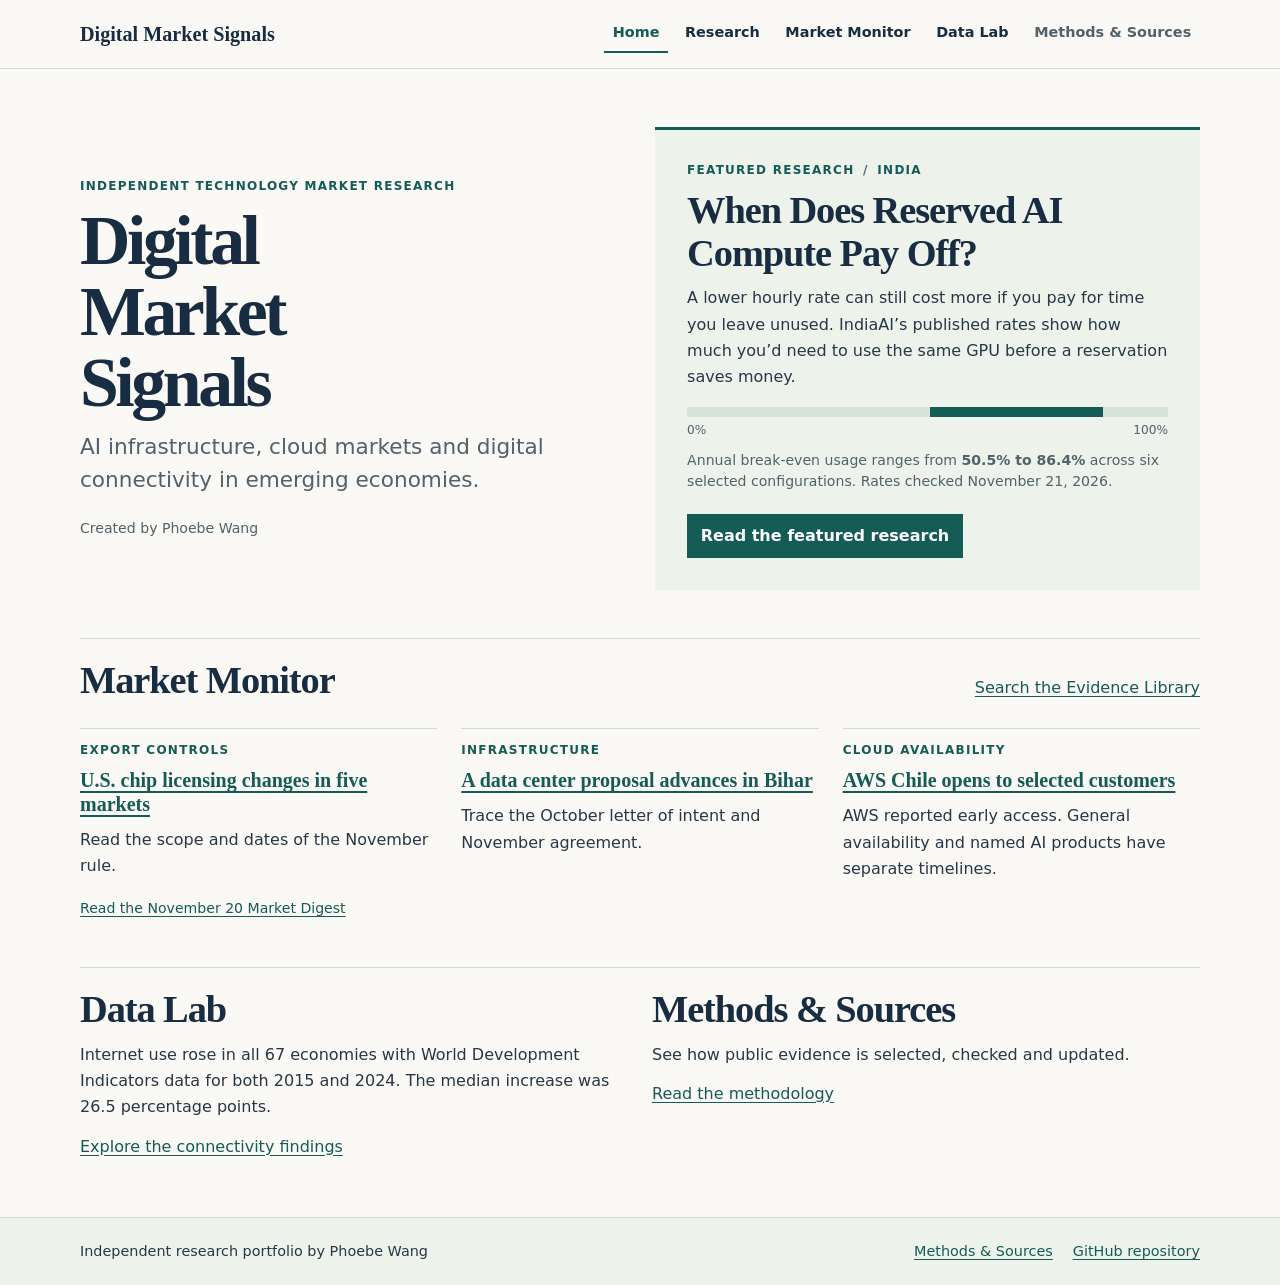
<file: index.html>
<!doctype html>
<html lang="en">
<head>
  <meta charset="utf-8">
  <meta name="viewport" content="width=device-width, initial-scale=1">
  <meta name="description" content="Independent research on AI infrastructure, cloud markets and connectivity in emerging economies.">
  <title>Digital Market Signals</title>
  <link rel="stylesheet" href="styles.css?v=6">
  <link rel="stylesheet" href="publication.css?v=2">
  <link rel="canonical" href="https://yx-12345.github.io/digital-market-signals/">
</head>
<body class="publication">
  <a class="skip" href="#main">Skip to content</a>
  <header class="site-header publication-header">
    <div class="wrap header-inner">
      <a class="wordmark" href="./">Digital Market Signals</a>
      <nav class="site-nav" aria-label="Main navigation">
        <a href="./" aria-current="page">Home</a>
        <a href="research.html">Research</a>
        <a href="market-signals.html">Market Monitor</a>
        <a href="data-explorer.html">Data Lab</a>
        <a href="methodology.html" class="secondary-nav">Methods &amp; Sources</a>
      </nav>
    </div>
  </header>
  <main id="main" class="wrap publication-main" tabindex="-1">
    <section class="home-lead" aria-labelledby="home-title">
      <div>
        <p class="kicker">Independent technology market research</p>
        <h1 id="home-title">Digital Market Signals</h1>
        <p class="subtitle">AI infrastructure, cloud markets and digital connectivity in emerging economies.</p>
        <p class="article-meta">Created by Phoebe Wang</p>
      </div>
      <div class="home-feature">
        <p class="kicker">Featured research <span> / </span> India</p>
        <h2>When Does Reserved AI Compute Pay Off?</h2>
        <p>A lower hourly rate can still cost more if you pay for time you leave unused. IndiaAI’s published rates show how much you’d need to use the same GPU before a reservation saves money.</p>
        <div class="range-graphic" role="img" aria-label="Annual break-even usage ranges from 50.5 to 86.4 percent on a zero to 100 percent scale">
          <div><span></span></div><p><span>0%</span><span>100%</span></p>
        </div>
        <p class="caption">Annual break-even usage ranges from <strong>50.5% to 86.4%</strong> across six selected configurations. Rates checked November 21, 2026.</p>
        <a class="publication-button" href="research.html">Read the featured research</a>
      </div>
    </section>
    <section class="home-monitor" aria-labelledby="monitor-title">
      <div class="home-section-heading"><h2 id="monitor-title">Market Monitor</h2><a href="market-signals.html#evidence-library">Search the Evidence Library</a></div>
      <ul class="preview-stories">
        <li><p class="kicker">Export controls</p><h3><a href="signal.html?id=bis-advanced-ai-chip-controls-2026">U.S. chip licensing changes in five markets</a></h3><p>Read the scope and dates of the November rule.</p></li>
        <li><p class="kicker">Infrastructure</p><h3><a href="signal.html?id=india-ctrls-bihar-data-center">A data center proposal advances in Bihar</a></h3><p>Trace the October letter of intent and November agreement.</p></li>
        <li><p class="kicker">Cloud availability</p><h3><a href="signal.html?id=chile-aws-region-early-access-2026">AWS Chile opens to selected customers</a></h3><p>AWS reported early access. General availability and named AI products have separate timelines.</p></li>
      </ul>
      <p class="caption"><a href="digital-market-digest-2026-11.html">Read the November 20 Market Digest</a></p>
    </section>
    <section class="home-products" aria-label="More research resources">
      <div><h2>Data Lab</h2><p>Internet use rose in all 67 economies with World Development Indicators data for both 2015 and 2024. The median increase was 26.5 percentage points.</p><a href="data-explorer.html">Explore the connectivity findings</a></div>
      <div><h2>Methods &amp; Sources</h2><p>See how public evidence is selected, checked and updated.</p><a href="methodology.html">Read the methodology</a></div>
    </section>
  </main>
  <footer class="site-footer publication-footer">
    <div class="wrap footer-inner">
      <p>Independent research portfolio by Phoebe Wang</p>
      <nav aria-label="Footer">
        <a href="methodology.html">Methods &amp; Sources</a>
        <a href="https://github.com/YX-12345/digital-market-signals">GitHub repository</a>
      </nav>
    </div>
  </footer>
</body>
</html>
</file>
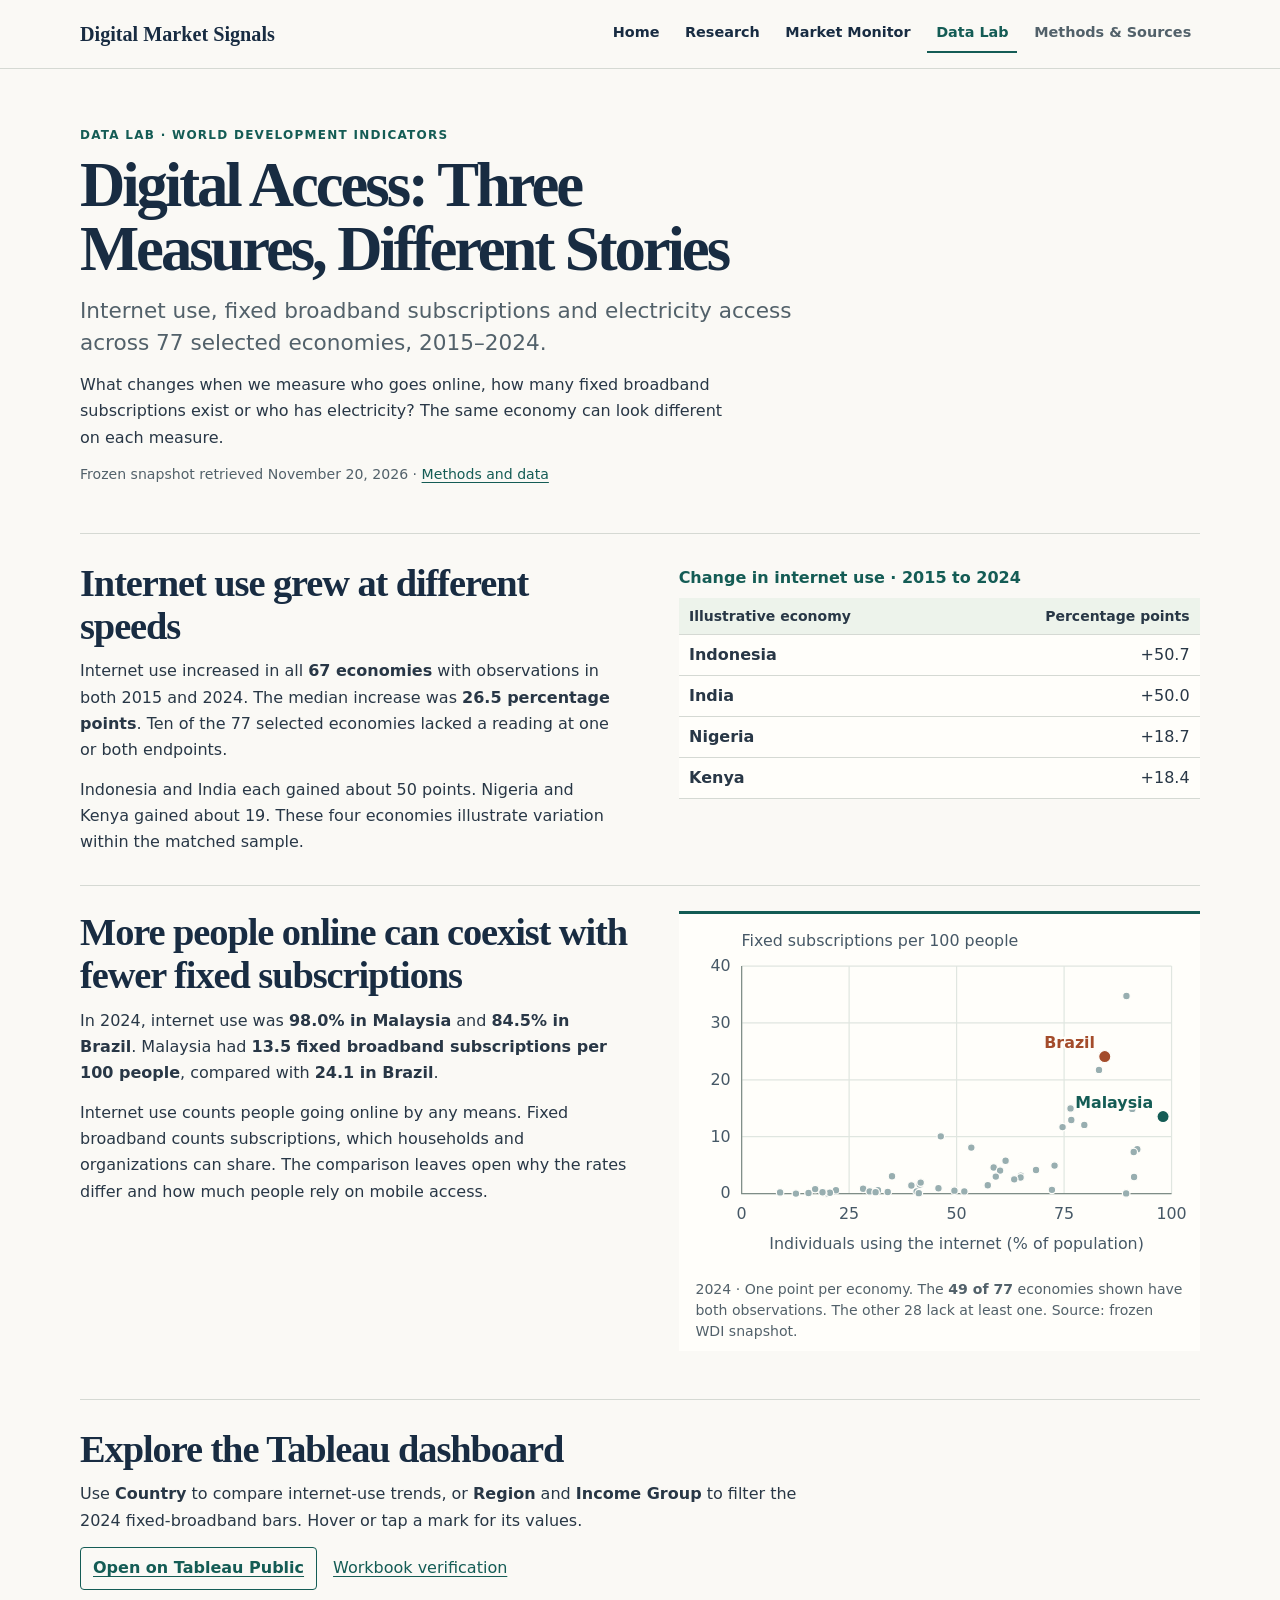
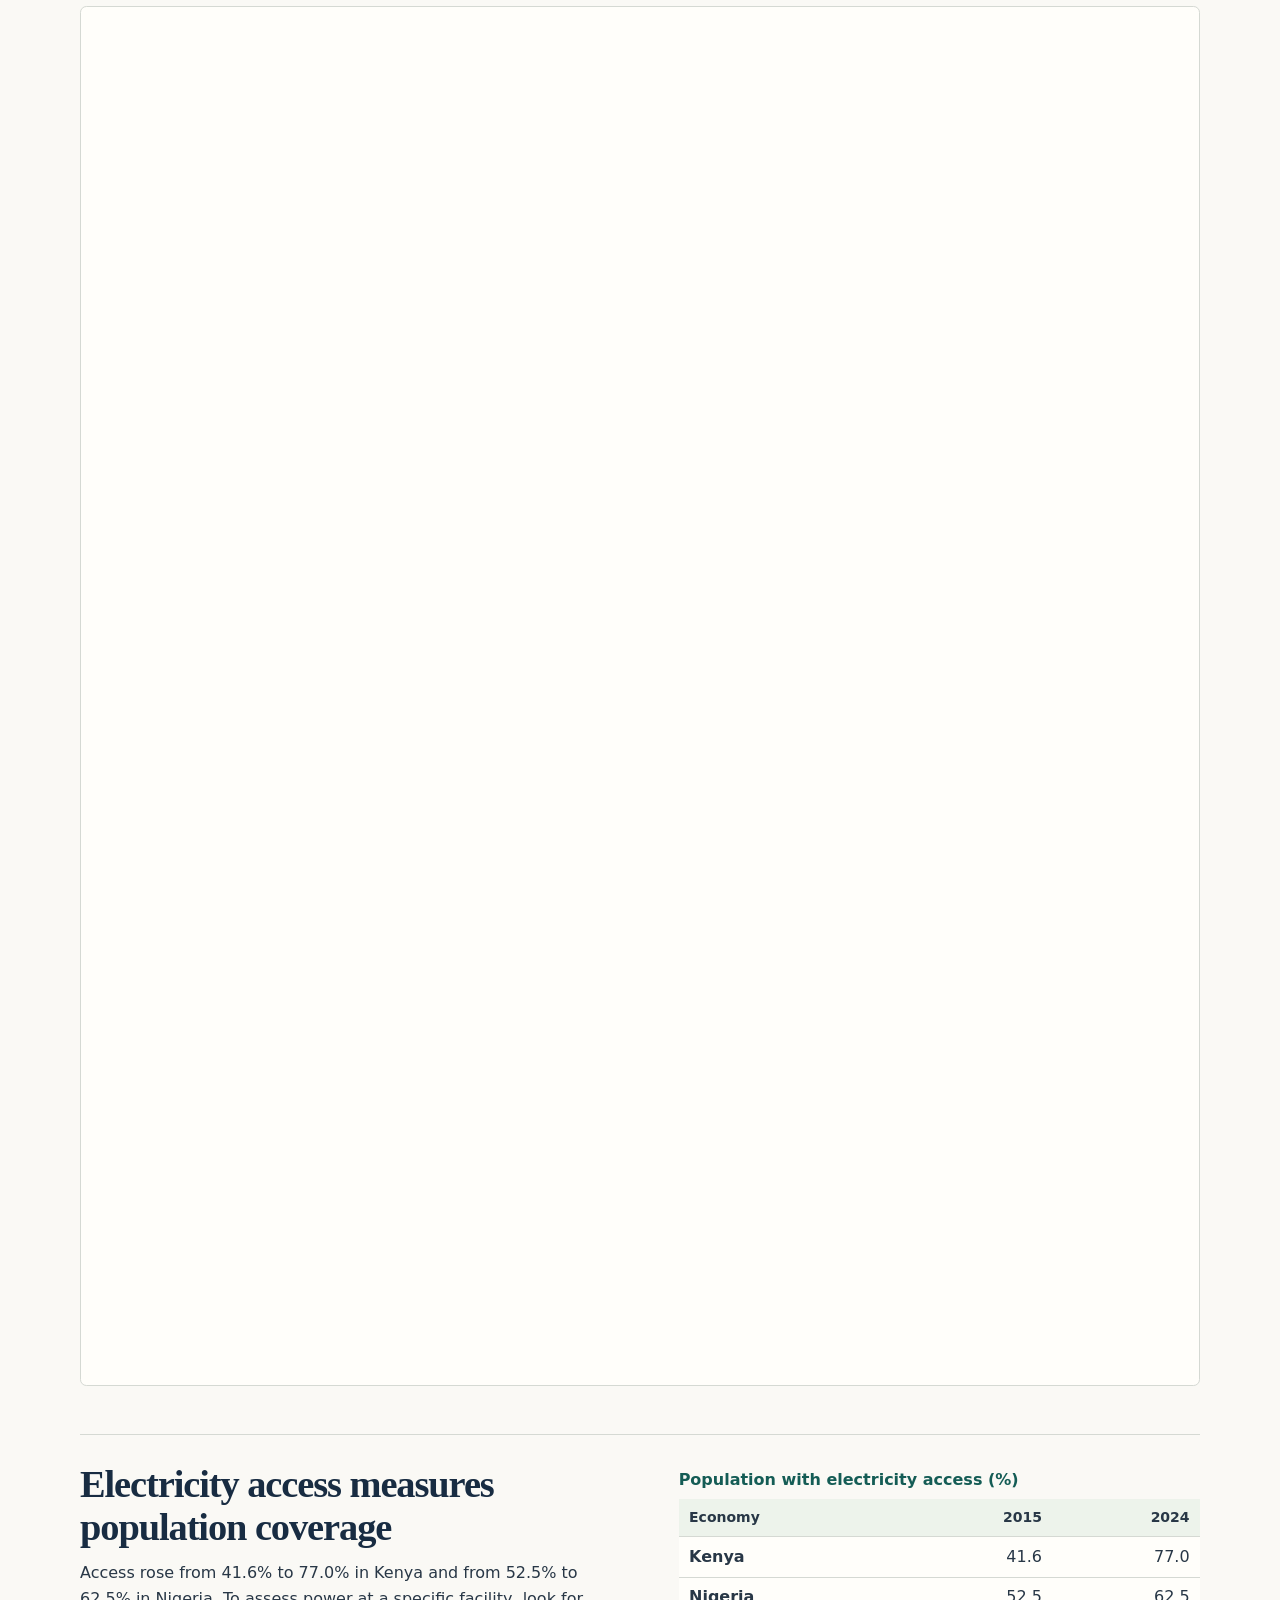
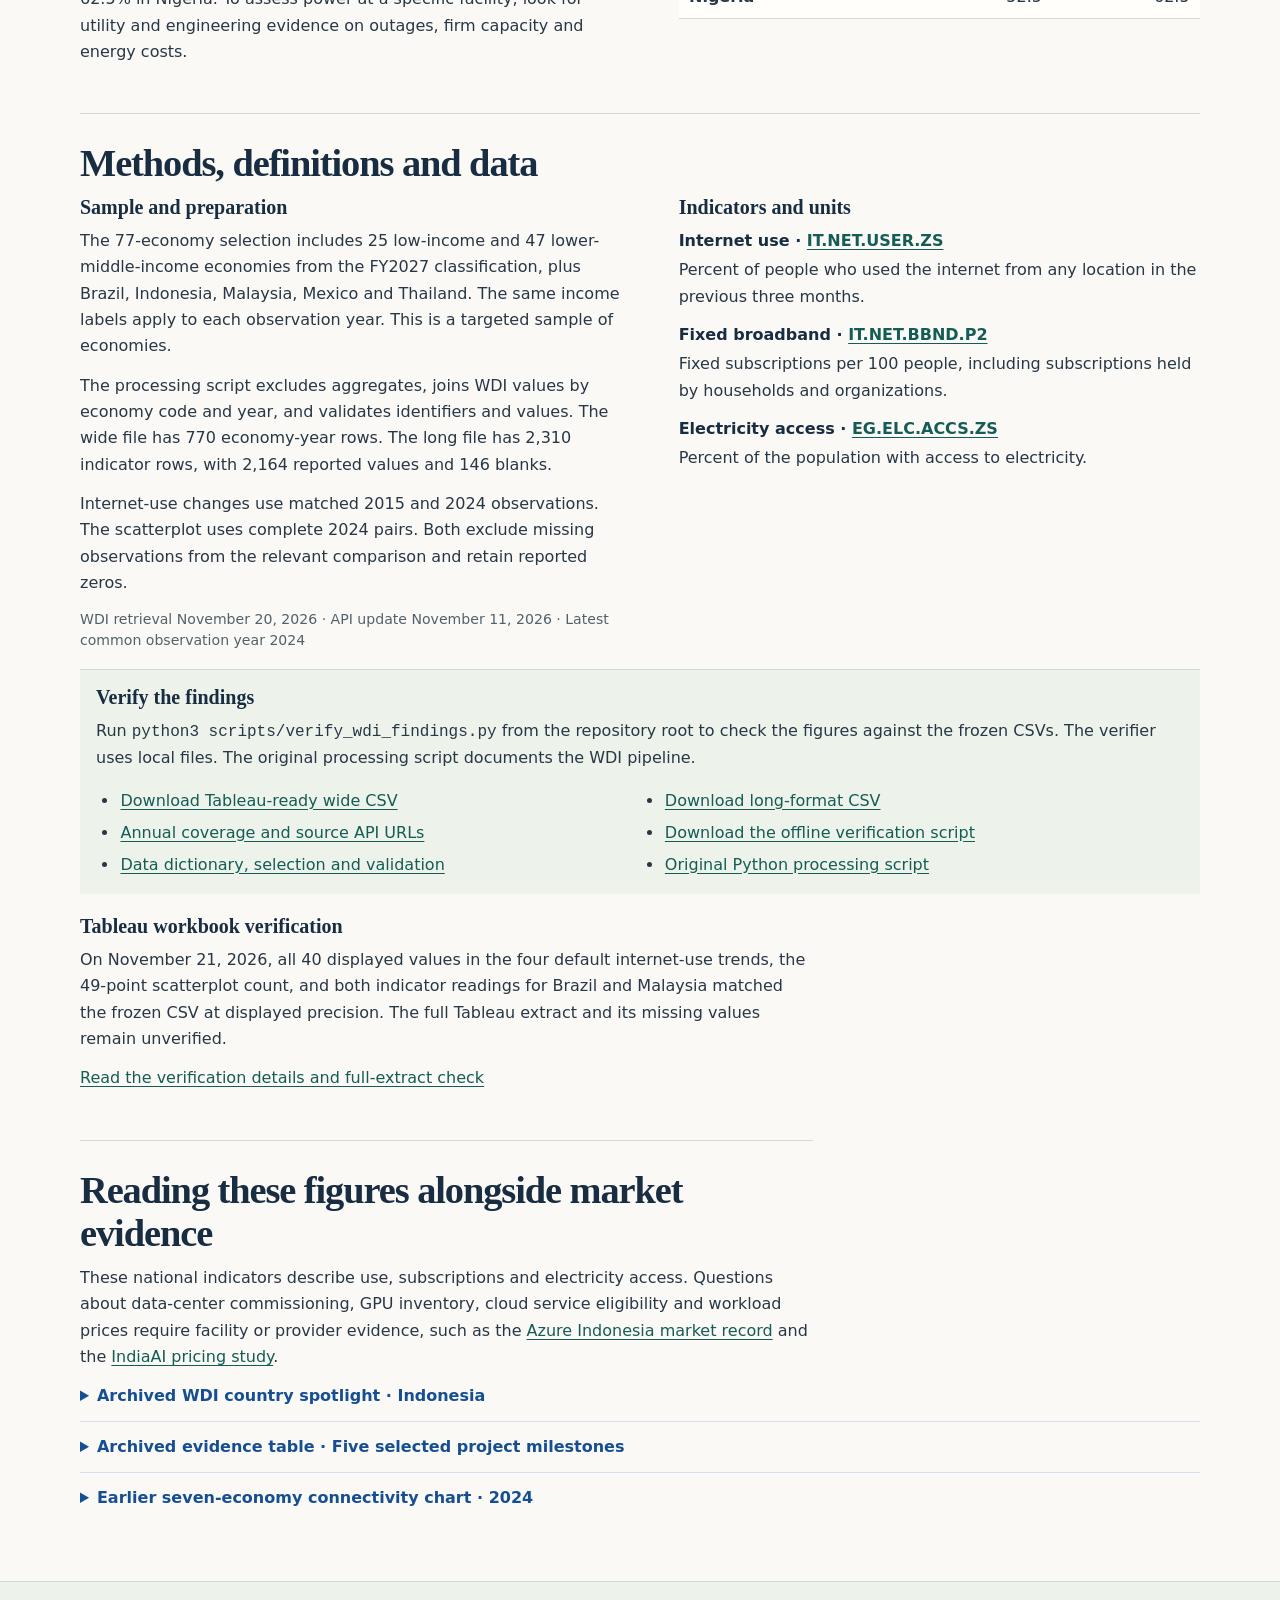
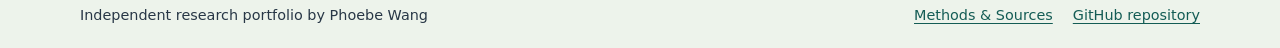
<file: data-explorer.html>
<!doctype html>
<html lang="en">
<head>
  <meta charset="utf-8">
  <meta name="viewport" content="width=device-width, initial-scale=1">
  <meta name="description" content="Two findings on internet use and fixed broadband across 77 selected economies, with electricity access context and reproducible World Development Indicators data.">
  <title>Digital Access: Three Measures, Different Stories | Digital Market Signals</title>
  <link rel="stylesheet" href="styles.css?v=6">
  <link rel="canonical" href="https://yx-12345.github.io/digital-market-signals/data-explorer.html">
  <script defer src="explorer.js?v=4"></script>
  <link rel="stylesheet" href="publication.css?v=2">
  <link rel="stylesheet" href="data-lab.css?v=2">
</head>
<body class="publication">
  <a class="skip" href="#main">Skip to content</a>
  <header class="site-header publication-header">
    <div class="wrap header-inner">
      <a class="wordmark" href="./">Digital Market Signals</a>
      <nav class="site-nav" aria-label="Main navigation">
        <a href="./">Home</a>
        <a href="research.html">Research</a>
        <a href="market-signals.html">Market Monitor</a>
        <a href="data-explorer.html" aria-current="page">Data Lab</a>
        <a href="methodology.html" class="secondary-nav">Methods &amp; Sources</a>
      </nav>
    </div>
  </header>
  <main class="wrap publication-main data-lab" id="main" tabindex="-1">
    <header class="data-lab-intro">
      <p class="kicker">Data Lab · World Development Indicators</p>
      <h1>Digital Access: Three Measures, Different Stories</h1>
      <p class="subtitle">Internet use, fixed broadband subscriptions and electricity access across 77 selected economies, 2015–2024.</p>
      <p>What changes when we measure who goes online, how many fixed broadband subscriptions exist or who has electricity? The same economy can look different on each measure.</p>
      <p class="caption">Frozen snapshot retrieved <time datetime="2026-11-20">November 20, 2026</time> · <a href="#data-heading">Methods and data</a></p>
    </header>

    <section class="lab-section" aria-labelledby="wdi-findings">
      <div class="lab-split">
        <div class="lab-copy">
          <h2 id="wdi-findings">Internet use grew at different speeds</h2>
          <p>Internet use increased in all <strong>67 economies</strong> with observations in both 2015 and 2024. The median increase was <strong>26.5 percentage points</strong>. Ten of the 77 selected economies lacked a reading at one or both endpoints.</p>
          <p>Indonesia and India each gained about 50 points. Nigeria and Kenya gained about 19. These four economies illustrate variation within the matched sample.</p>
        </div>
        <table class="lab-table">
          <caption>Change in internet use · 2015 to 2024</caption>
          <thead><tr><th scope="col">Illustrative economy</th><th scope="col">Percentage points</th></tr></thead>
          <tbody>
            <tr><th scope="row">Indonesia</th><td>+50.7</td></tr>
            <tr><th scope="row">India</th><td>+50.0</td></tr>
            <tr><th scope="row">Nigeria</th><td>+18.7</td></tr>
            <tr><th scope="row">Kenya</th><td>+18.4</td></tr>
          </tbody>
        </table>
      </div>

      <div class="lab-split lab-second-finding">
        <div class="lab-copy">
          <h2 id="internet-and-broadband">More people online can coexist with fewer fixed subscriptions</h2>
          <p>In 2024, internet use was <strong>98.0% in Malaysia</strong> and <strong>84.5% in Brazil</strong>. Malaysia had <strong>13.5 fixed broadband subscriptions per 100 people</strong>, compared with <strong>24.1 in Brazil</strong>.</p>
          <p>Internet use counts people going online by any means. Fixed broadband counts subscriptions, which households and organizations can share. The comparison leaves open why the rates differ and how much people rely on mobile access.</p>
        </div>
        <figure class="access-scatter">
          <img src="assets/wdi-access-scatter-2024.svg" width="420" height="282" alt="Scatterplot of 49 economies in 2024. Malaysia has higher internet use than Brazil, while Brazil has more fixed broadband subscriptions per 100 people. Both country values are given in the text.">
          <figcaption class="caption">2024 · One point per economy. The <strong>49 of 77</strong> economies shown have both observations. The other 28 lack at least one. Source: frozen WDI snapshot.</figcaption>
        </figure>
      </div>
    </section>

    <section class="lab-section tableau-section" aria-labelledby="tableau-title">
      <h2 id="tableau-title">Explore the Tableau dashboard</h2>
      <p class="lab-copy">Use <strong>Country</strong> to compare internet-use trends, or <strong>Region</strong> and <strong>Income Group</strong> to filter the 2024 fixed-broadband bars. Hover or tap a mark for its values.</p>
      <p class="tableau-actions"><a class="tableau-link" href="https://public.tableau.com/app/profile/yu1607/viz/DigitalInfrastructureinEmergingEconomies/Dashboard1">Open on Tableau Public</a><a href="#tableau-verification">Workbook verification</a></p>
      <p class="caption tableau-phone-note" id="tableau-units">The Tableau phone layout shortens some axis labels. Internet use is shown as a share of the population (%) and fixed broadband as subscriptions per 100 people. The <a href="#internet-and-broadband">static comparison</a> shows both full labels.</p>
      <iframe class="tableau-frame" src="https://public.tableau.com/views/DigitalInfrastructureinEmergingEconomies/Dashboard1?:embed=y&amp;:showVizHome=n&amp;:tabs=n" title="Tableau dashboard with internet-use trends, 2024 broadband bars and a 2024 internet-use versus broadband scatterplot" aria-describedby="tableau-units" width="1100" height="1380" loading="lazy" allowfullscreen></iframe>
    </section>

    <section class="lab-section" aria-labelledby="electricity-context">
      <div class="lab-split">
        <div class="lab-copy">
          <h2 id="electricity-context">Electricity access measures population coverage</h2>
          <p>Access rose from 41.6% to 77.0% in Kenya and from 52.5% to 62.5% in Nigeria. To assess power at a specific facility, look for utility and engineering evidence on outages, firm capacity and energy costs.</p>
        </div>
        <table class="lab-table">
          <caption>Population with electricity access (%)</caption>
          <thead><tr><th scope="col">Economy</th><th scope="col">2015</th><th scope="col">2024</th></tr></thead>
          <tbody>
            <tr><th scope="row">Kenya</th><td>41.6</td><td>77.0</td></tr>
            <tr><th scope="row">Nigeria</th><td>52.5</td><td>62.5</td></tr>
          </tbody>
        </table>
      </div>
    </section>

    <section class="lab-section" aria-labelledby="data-heading">
      <h2 id="data-heading">Methods, definitions and data</h2>
      <div class="lab-methods">
        <div>
          <h3>Sample and preparation</h3>
          <p>The 77-economy selection includes 25 low-income and 47 lower-middle-income economies from the FY2027 classification, plus Brazil, Indonesia, Malaysia, Mexico and Thailand. The same income labels apply to each observation year. This is a targeted sample of economies.</p>
          <p>The processing script excludes aggregates, joins WDI values by economy code and year, and validates identifiers and values. The wide file has 770 economy-year rows. The long file has 2,310 indicator rows, with 2,164 reported values and 146 blanks.</p>
          <p>Internet-use changes use matched 2015 and 2024 observations. The scatterplot uses complete 2024 pairs. Both exclude missing observations from the relevant comparison and retain reported zeros.</p>
          <p class="caption">WDI retrieval <time datetime="2026-11-20">November 20, 2026</time> · API update <time datetime="2026-11-11">November 11, 2026</time> · Latest common observation year 2024</p>
        </div>
        <div>
          <h3>Indicators and units</h3>
          <dl class="lab-definitions">
            <dt>Internet use · <a href="https://databank.worldbank.org/metadataglossary/world-development-indicators/series/IT.NET.USER.ZS">IT.NET.USER.ZS</a></dt>
            <dd>Percent of people who used the internet from any location in the previous three months.</dd>
            <dt>Fixed broadband · <a href="https://databank.worldbank.org/metadataglossary/world-development-indicators/series/IT.NET.BBND.P2">IT.NET.BBND.P2</a></dt>
            <dd>Fixed subscriptions per 100 people, including subscriptions held by households and organizations.</dd>
            <dt>Electricity access · <a href="https://databank.worldbank.org/metadataglossary/world-development-indicators/series/EG.ELC.ACCS.ZS">EG.ELC.ACCS.ZS</a></dt>
            <dd>Percent of the population with access to electricity.</dd>
          </dl>
        </div>
      </div>
      <div class="lab-downloads">
        <h3>Verify the findings</h3>
        <p>Run <code>python3 scripts/verify_wdi_findings.py</code> from the repository root to check the figures against the frozen CSVs. The verifier uses local files. The original processing script documents the WDI pipeline.</p>
        <ul class="source-list">
          <li><a href="data/processed/wdi_tableau.csv" download>Download Tableau-ready wide CSV</a></li>
          <li><a href="data/processed/wdi_long.csv" download>Download long-format CSV</a></li>
          <li><a href="data/processed/wdi_coverage.json">Annual coverage and source API URLs</a></li>
          <li><a href="scripts/verify_wdi_findings.py" download>Download the offline verification script</a></li>
          <li><a href="https://github.com/YX-12345/digital-market-signals/blob/main/docs/wdi-data.md">Data dictionary, selection and validation</a></li>
          <li><a href="https://github.com/YX-12345/digital-market-signals/blob/main/scripts/prepare_wdi.py">Original Python processing script</a></li>
        </ul>
      </div>
      <div class="lab-verification lab-copy" id="tableau-verification">
        <h3>Tableau workbook verification</h3>
        <p>On <time datetime="2026-11-21">November 21, 2026</time>, all 40 displayed values in the four default internet-use trends, the 49-point scatterplot count, and both indicator readings for Brazil and Malaysia matched the frozen CSV at displayed precision. The full Tableau extract and its missing values remain unverified.</p>
        <p><a href="https://github.com/YX-12345/digital-market-signals/blob/main/docs/tableau-authoring.md">Read the verification details and full-extract check</a></p>
      </div>
    </section>

    <section class="lab-section lab-copy" aria-labelledby="market-context">
      <h2 id="market-context">Reading these figures alongside market evidence</h2>
      <p>These national indicators describe use, subscriptions and electricity access. Questions about data-center commissioning, GPU inventory, cloud service eligibility and workload prices require facility or provider evidence, such as the <a href="signal.html?id=indonesia-azure-region">Azure Indonesia market record</a> and the <a href="research.html">IndiaAI pricing study</a>.</p>
    </section>

    <details class="section archive">
      <summary id="indonesia-spotlight-title">Archived WDI country spotlight · Indonesia</summary>
      <table class="spotlight-table" id="indonesia-spotlight">
        <caption class="metadata">Indonesia · World Development Indicators, rounded to one decimal</caption>
        <thead><tr><th scope="col">Indicator</th><th scope="col">2015</th><th scope="col">2024</th></tr></thead>
        <tbody>
          <tr><th scope="row">People using the internet (% of population)</th><td>22.1</td><td>72.8</td></tr>
          <tr><th scope="row">Fixed broadband subscriptions per 100 people</th><td>1.5</td><td>4.9</td></tr>
          <tr><th scope="row">Access to electricity (% of population)</th><td>97.5</td><td>99.9</td></tr>
        </tbody>
      </table>
      <p>Indonesia’s largest change here was in internet use. The indicators describe national infrastructure and adoption. The country case uses provider and regulatory documents to examine cloud services and compute access.</p>
      <p>In the <a href="#tableau-title">Tableau trend chart</a>, open <strong>Country</strong> and select Indonesia. To isolate its line, clear the other selected countries.</p>
      <p><a href="intelligence-brief.html#indonesia-case">Read the archived Indonesia country case</a></p>
    </details>

    <details class="section archive">
      <summary id="infrastructure-title">Archived evidence table · Five selected project milestones</summary>
      <p>These curated examples compare the milestone supported by each record. They do not measure total national capacity, market coverage or AI readiness.</p>
      <p class="table-hint">Scroll the table horizontally to see the evidence links.</p>
      <div class="table-scroll" role="region" aria-labelledby="infrastructure-title" tabindex="0">
        <table class="comparison-table case-table">
          <thead><tr><th scope="col">Economy and access route</th><th scope="col">Supported milestone</th><th scope="col">Evidence</th></tr></thead>
          <tbody>
            <tr><th scope="row">Indonesia · commercial cloud</th><td>Operational. Microsoft reported general availability in April 2025. Workload-specific services and quotas need checking.</td><td><a href="signal.html?id=indonesia-azure-region">Indonesia Central record</a></td></tr>
            <tr><th scope="row">India · shared compute</th><td>Program launched. The March 2025 government release describes subsidized access. Realized allocations and wait times are separate questions.</td><td><a href="signal.html?id=india-ai-compute-portal">AI Compute Portal record</a></td></tr>
            <tr><th scope="row">India · local infrastructure</th><td>MoU signed for a proposed 150 MW facility. CtrlS links the November agreement to the October letter of intent and identifies the Patna area as its preferred location.</td><td><a href="signal.html?id=india-ctrls-bihar-data-center">Bihar proposal record</a></td></tr>
            <tr><th scope="row">Nigeria · local infrastructure</th><td>Feasibility study funded. USTDA announced study funding in September 2026 for two proposed sites.</td><td><a href="signal.html?id=nigeria-ustda-afridata-feasibility-2026">AFRIDATA study record</a></td></tr>
            <tr><th scope="row">Kenya · local infrastructure</th><td>Proposed, with a later delay reported. The cited evidence establishes neither commissioning nor cancellation.</td><td><a href="signal.html?id=kenya-g42-olkaria-plan">Olkaria proposal record</a></td></tr>
          </tbody>
        </table>
      </div>
    </details>

    <details class="section archive">
      <summary>Earlier seven-economy connectivity chart · 2024</summary>
      <section class="explorer panel" aria-labelledby="chart-title">
      <h2 id="chart-title">Connectivity context · Individuals using the Internet</h2>
      <p class="metadata">Share of population (%) · 2024 · World Development Indicators / ITU</p>
      <p>This measures internet use among individuals. It does not measure cloud capacity or access to AI compute.</p>
      <form id="country-form" hidden>
        <fieldset>
          <legend>Choose countries</legend>
          <div id="country-options" class="country-options"></div>
        </fieldset>
        <button type="reset">Select all countries</button>
      </form>
      <p id="chart-status" class="result-count" role="status"></p>
      <figure aria-labelledby="chart-title" hidden>
        <div id="chart" aria-hidden="true"></div>
        <figcaption>Bars use a fixed 0–100% scale. Values are rounded to one decimal place.</figcaption>
      </figure>
      <div id="chart-table"></div>
      <p id="chart-fallback">The interactive chart is unavailable. Enable JavaScript or reload to try again. <a href="internet-use-2024.csv">Download the source observations</a>.</p>
      </section>
    </details>

  </main>
  <footer class="site-footer publication-footer">
    <div class="wrap footer-inner">
      <p>Independent research portfolio by Phoebe Wang</p>
      <nav aria-label="Footer">
        <a href="methodology.html">Methods &amp; Sources</a>
        <a href="https://github.com/YX-12345/digital-market-signals">GitHub repository</a>
      </nav>
    </div>
  </footer>
</body>
</html>
</file>
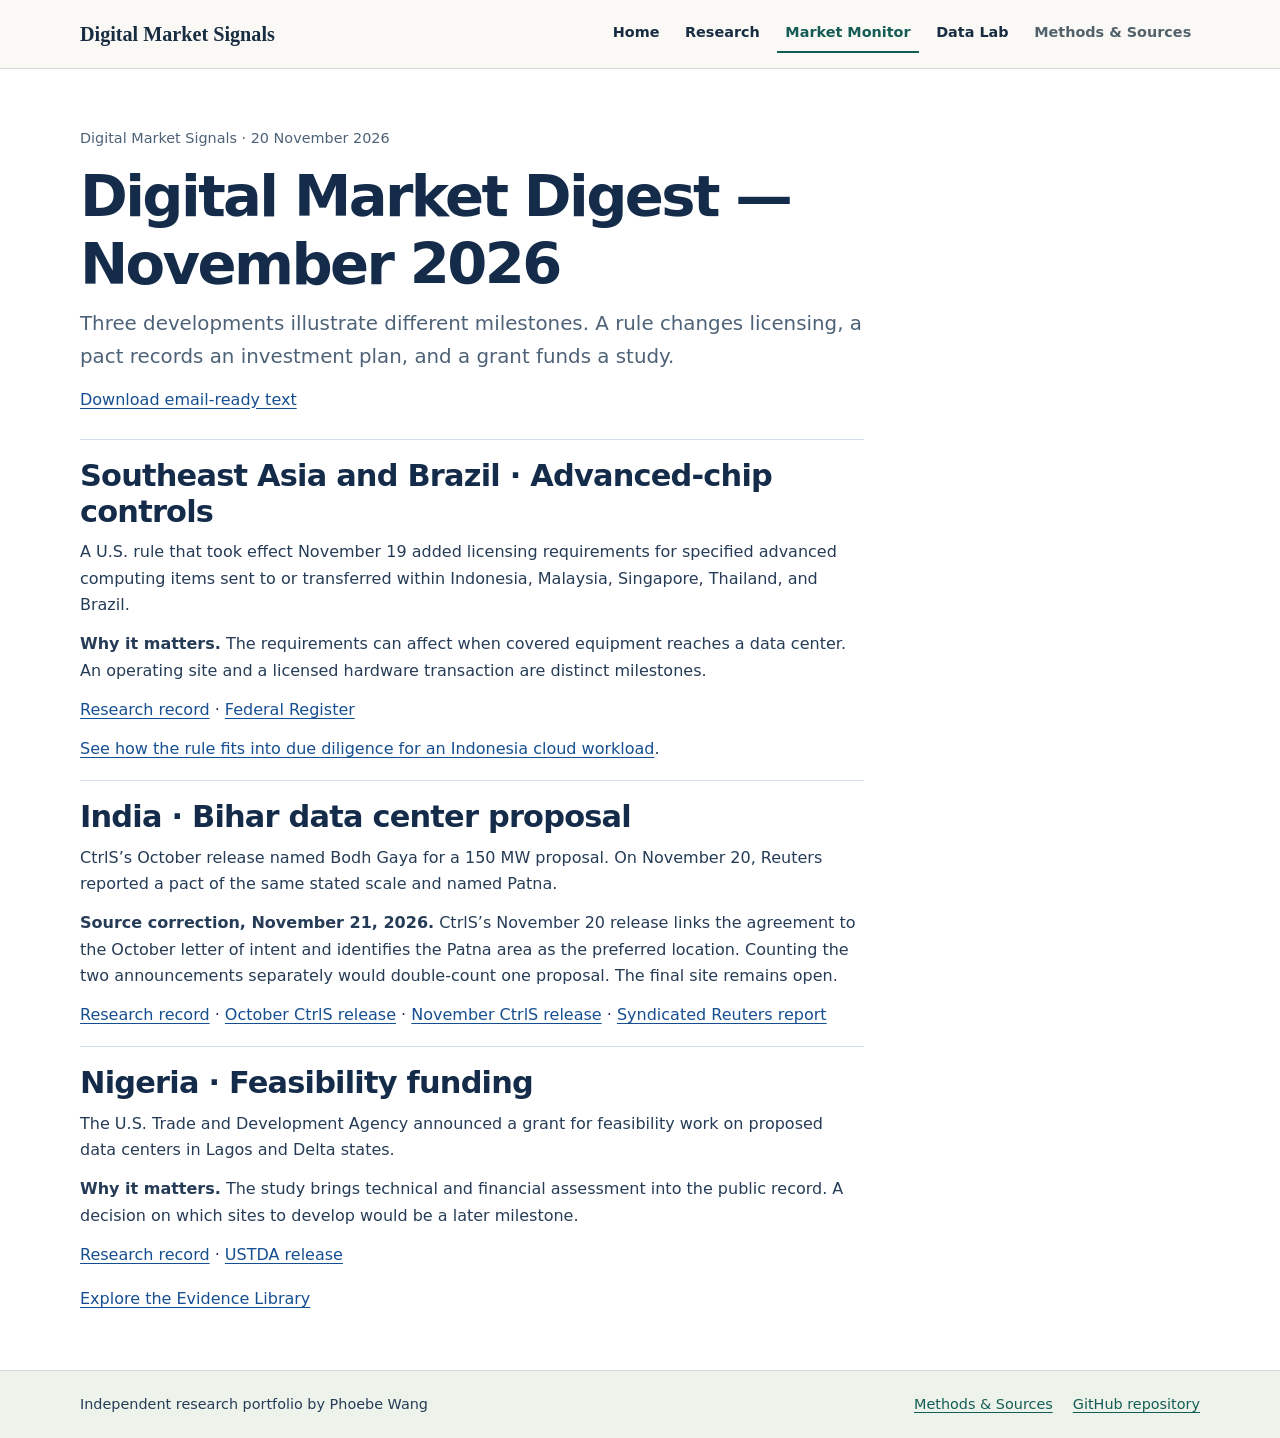
<file: digital-market-digest-2026-11.html>
<!doctype html>
<html lang="en">
<head>
  <meta charset="utf-8">
  <meta name="viewport" content="width=device-width, initial-scale=1">
  <meta name="description" content="The November 2026 edition of Digital Market Signals, formatted for sharing.">
  <title>Digital Market Digest — November 2026 | Digital Market Signals</title>
  <link rel="stylesheet" href="styles.css?v=6">
  <link rel="canonical" href="https://yx-12345.github.io/digital-market-signals/digital-market-digest-2026-11.html">
  <link rel="stylesheet" href="publication.css?v=1">
</head>
<body>
  <a class="skip" href="#main">Skip to content</a>
  <header class="site-header publication-header">
    <div class="wrap header-inner">
      <a class="wordmark" href="./">Digital Market Signals</a>
      <nav class="site-nav" aria-label="Main navigation">
        <a href="./">Home</a>
        <a href="research.html">Research</a>
        <a href="market-signals.html" aria-current="page">Market Monitor</a>
        <a href="data-explorer.html">Data Lab</a>
        <a href="methodology.html" class="secondary-nav">Methods &amp; Sources</a>
      </nav>
    </div>
  </header>
  <main class="wrap page" id="main" tabindex="-1">
    <article class="prose digest">
      <header class="page-intro">
        <p class="metadata">Digital Market Signals · <time datetime="2026-11-20">20 November 2026</time></p>
        <h1>Digital Market Digest — November 2026</h1>
        <p class="lede">Three developments illustrate different milestones. A rule changes licensing, a pact records an investment plan, and a grant funds a study.</p>
        <a href="digital-market-digest-2026-11.txt" download>Download email-ready text</a>
      </header>

      <section class="section" id="chip-controls">
        <h2>Southeast Asia and Brazil · Advanced-chip controls</h2>
        <p>A U.S. rule that took effect November 19 added licensing requirements for specified advanced computing items sent to or transferred within Indonesia, Malaysia, Singapore, Thailand, and Brazil.</p>
        <p><strong>Why it matters.</strong> The requirements can affect when covered equipment reaches a data center. An operating site and a licensed hardware transaction are distinct milestones.</p>
        <p><a href="signal.html?id=bis-advanced-ai-chip-controls-2026">Research record</a> · <a href="https://www.govinfo.gov/content/pkg/FR-2026-11-19/html/2026-23529.htm">Federal Register</a></p>
        <p><a href="intelligence-brief.html#indonesia-case">See how the rule fits into due diligence for an Indonesia cloud workload</a>.</p>
      </section>

      <section class="section">
        <h2>India · Bihar data center proposal</h2>
        <p>CtrlS’s October release named Bodh Gaya for a 150 MW proposal. On November 20, Reuters reported a pact of the same stated scale and named Patna.</p>
        <p><strong>Source correction, November 21, 2026.</strong> CtrlS’s November 20 release links the agreement to the October letter of intent and identifies the Patna area as the preferred location. Counting the two announcements separately would double-count one proposal. The final site remains open.</p>
        <p><a href="signal.html?id=india-ctrls-bihar-data-center">Research record</a> · <a href="https://www.ctrls.com/press-release-ctrls-plan-to-invest-rs-10000-crore-bihar-patna-datacenter/">October CtrlS release</a> · <a href="https://www.ctrls.com/press-release-ctrls-signs-mou-bihar-150-mw-ai-datacenter/">November CtrlS release</a> · <a href="https://sa.marketscreener.com/news/india-s-ctrls-to-invest-over-1-billion-to-build-data-centre-in-bihar-ce785ed3d88aff23">Syndicated Reuters report</a></p>
      </section>

      <section class="section">
        <h2>Nigeria · Feasibility funding</h2>
        <p>The U.S. Trade and Development Agency announced a grant for feasibility work on proposed data centers in Lagos and Delta states.</p>
        <p><strong>Why it matters.</strong> The study brings technical and financial assessment into the public record. A decision on which sites to develop would be a later milestone.</p>
        <p><a href="signal.html?id=nigeria-ustda-afridata-feasibility-2026">Research record</a> · <a href="https://ustda.gov/ustda-backs-ai-ready-data-center-development-in-nigeria/">USTDA release</a></p>
      </section>

      <p><a href="market-signals.html#evidence-library">Explore the Evidence Library</a></p>
    </article>
  </main>
  <footer class="site-footer publication-footer">
    <div class="wrap footer-inner">
      <p>Independent research portfolio by Phoebe Wang</p>
      <nav aria-label="Footer">
        <a href="methodology.html">Methods &amp; Sources</a>
        <a href="https://github.com/YX-12345/digital-market-signals">GitHub repository</a>
      </nav>
    </div>
  </footer>
</body>
</html>
</file>
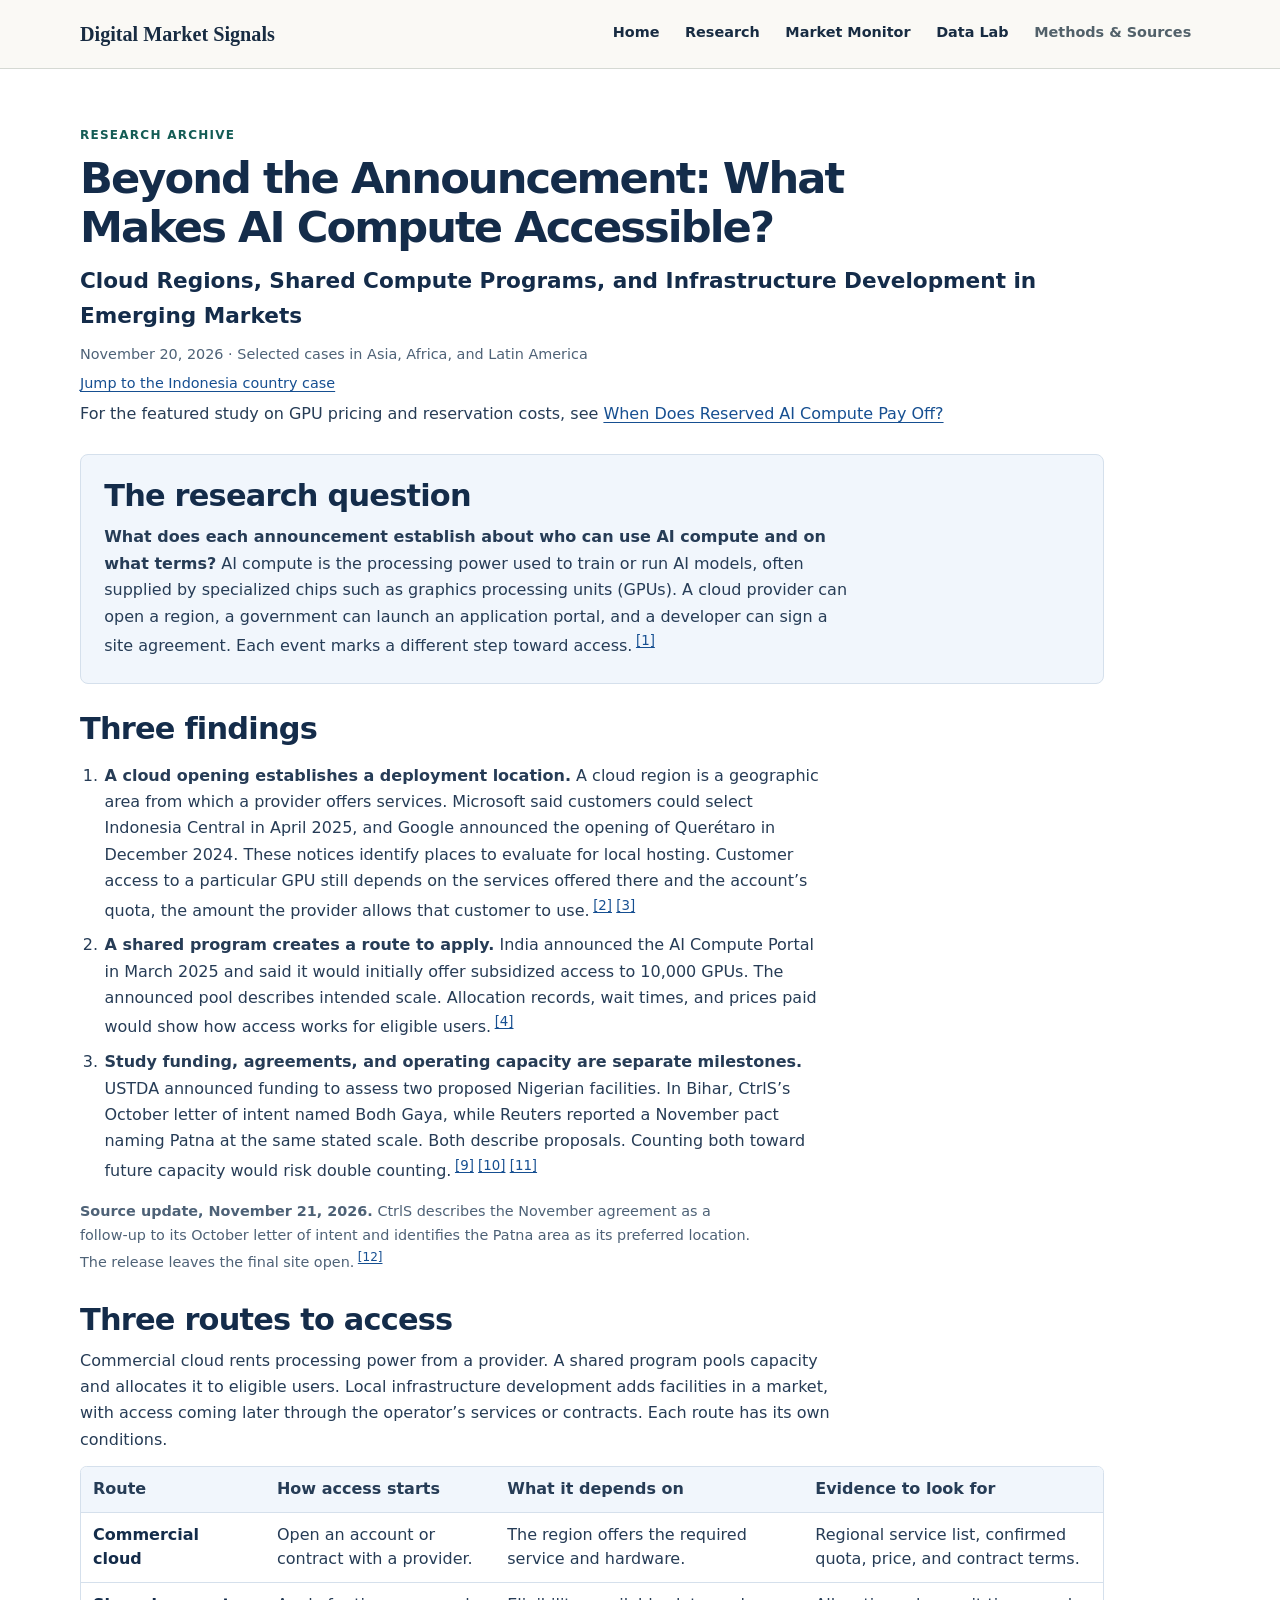
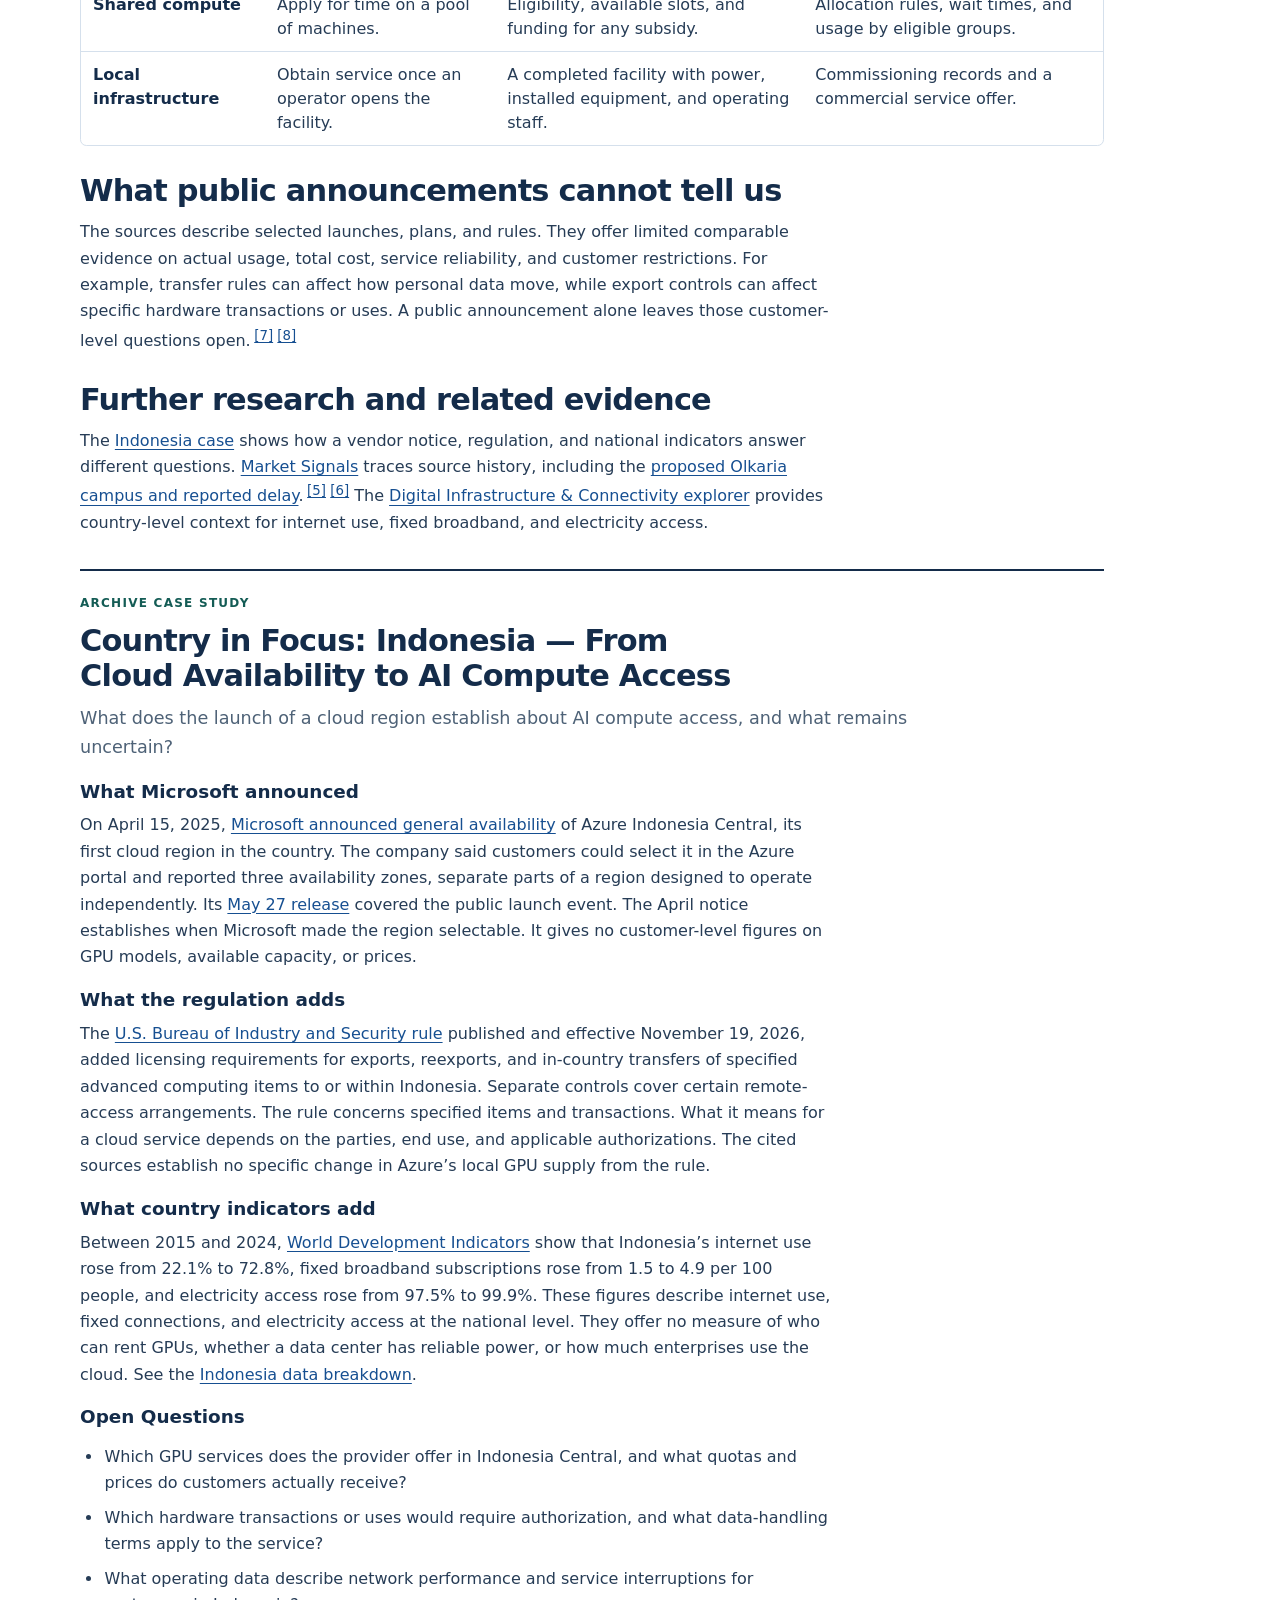
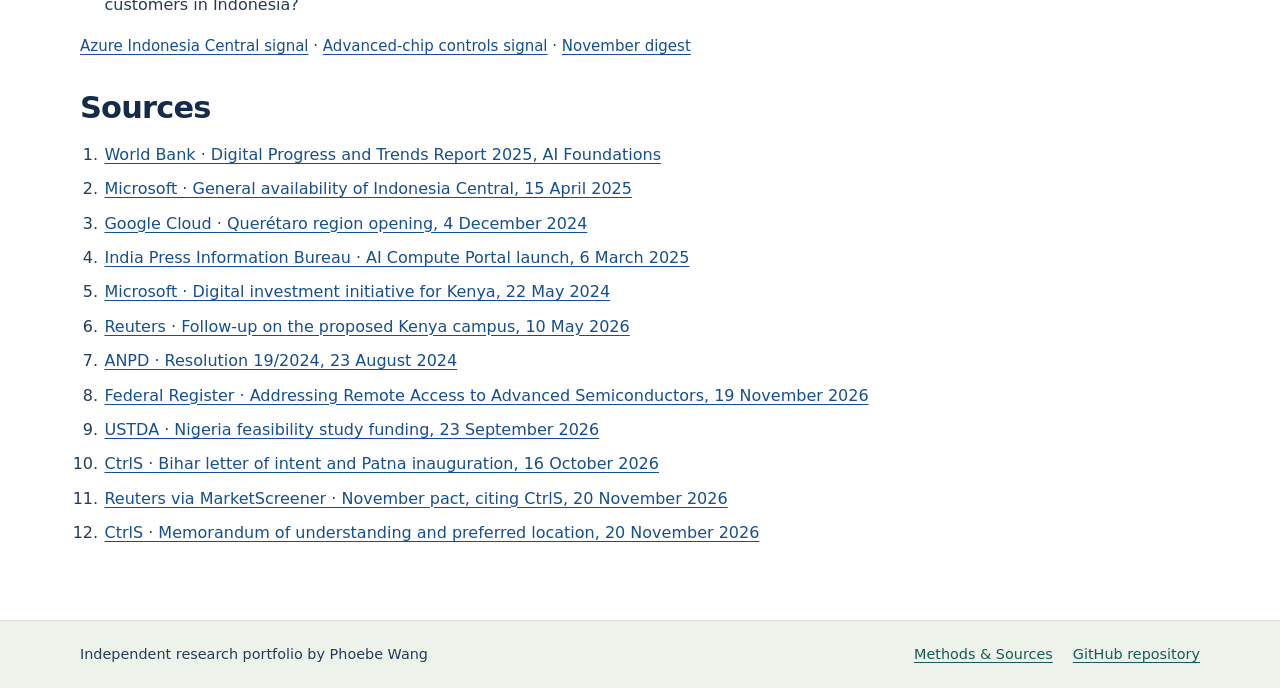
<file: intelligence-brief.html>
<!doctype html>
<html lang="en">
<head>
  <meta charset="utf-8">
  <meta name="viewport" content="width=device-width, initial-scale=1">
  <meta name="description" content="An evidence-based look at what cloud launches, shared compute programs, and data center announcements establish about access to AI compute in emerging markets.">
  <title>Beyond the Announcement: What Makes AI Compute Accessible? | Digital Market Signals</title>
  <link rel="stylesheet" href="styles.css?v=6">
  <link rel="canonical" href="https://yx-12345.github.io/digital-market-signals/intelligence-brief.html">

  <link rel="stylesheet" href="publication.css?v=1">
</head>
<body>
  <a class="skip" href="#main">Skip to content</a>
  <header class="site-header publication-header">
    <div class="wrap header-inner">
      <a class="wordmark" href="./">Digital Market Signals</a>
      <nav class="site-nav" aria-label="Main navigation">
        <a href="./">Home</a>
        <a href="research.html">Research</a>
        <a href="market-signals.html">Market Monitor</a>
        <a href="data-explorer.html">Data Lab</a>
        <a href="methodology.html" class="secondary-nav">Methods &amp; Sources</a>
      </nav>
    </div>
  </header>
  <main class="wrap page" id="main" tabindex="-1">
    <article class="prose brief">
      <header class="page-intro">
        <p class="kicker">Research archive</p>
        <h1>Beyond the Announcement: What Makes AI Compute Accessible?</h1>
        <p class="focus">Cloud Regions, Shared Compute Programs, and Infrastructure Development in Emerging Markets</p>
        <p class="metadata"><time datetime="2026-11-20">November 20, 2026</time> · Selected cases in Asia, Africa, and Latin America</p>
        <p class="metadata"><a href="#indonesia-case">Jump to the Indonesia country case</a></p>
        <p>For the featured study on GPU pricing and reservation costs, see <a href="research.html">When Does Reserved AI Compute Pay Off?</a></p>
      </header>

      <section class="panel brief-summary" aria-labelledby="brief-takeaway">
        <h2 id="brief-takeaway">The research question</h2>
        <p><strong>What does each announcement establish about who can use AI compute and on what terms?</strong> AI compute is the processing power used to train or run AI models, often supplied by specialized chips such as graphics processing units (GPUs). A cloud provider can open a region, a government can launch an application portal, and a developer can sign a site agreement. Each event marks a different step toward access.<sup><a href="#ref-1" aria-label="Source 1">[1]</a></sup></p>
      </section>

      <h2>Three findings</h2>
      <ol class="findings">
        <li><strong>A cloud opening establishes a deployment location.</strong> A cloud region is a geographic area from which a provider offers services. Microsoft said customers could select Indonesia Central in April 2025, and Google announced the opening of Querétaro in December 2024. These notices identify places to evaluate for local hosting. Customer access to a particular GPU still depends on the services offered there and the account’s quota, the amount the provider allows that customer to use.<sup><a href="#ref-2" aria-label="Source 2">[2]</a> <a href="#ref-3" aria-label="Source 3">[3]</a></sup></li>
        <li><strong>A shared program creates a route to apply.</strong> India announced the AI Compute Portal in March 2025 and said it would initially offer subsidized access to 10,000 GPUs. The announced pool describes intended scale. Allocation records, wait times, and prices paid would show how access works for eligible users.<sup><a href="#ref-4" aria-label="Source 4">[4]</a></sup></li>
        <li><strong>Study funding, agreements, and operating capacity are separate milestones.</strong> USTDA announced funding to assess two proposed Nigerian facilities. In Bihar, CtrlS’s October letter of intent named Bodh Gaya, while Reuters reported a November pact naming Patna at the same stated scale. Both describe proposals. Counting both toward future capacity would risk double counting.<sup><a href="#ref-9" aria-label="Source 9">[9]</a> <a href="#ref-10" aria-label="Source 10">[10]</a> <a href="#ref-11" aria-label="Source 11">[11]</a></sup></li>
      </ol>
      <p class="metadata"><strong>Source update, November 21, 2026.</strong> CtrlS describes the November agreement as a follow-up to its October letter of intent and identifies the Patna area as its preferred location. The release leaves the final site open.<sup><a href="#ref-12" aria-label="Source 12">[12]</a></sup></p>

      <h2 id="options">Three routes to access</h2>
      <p>Commercial cloud rents processing power from a provider. A shared program pools capacity and allocates it to eligible users. Local infrastructure development adds facilities in a market, with access coming later through the operator’s services or contracts. Each route has its own conditions.</p>
      <p class="table-hint">Scroll to see the full comparison.</p>
      <div class="table-scroll" role="region" aria-labelledby="options" tabindex="0">
        <table class="comparison-table">
          <thead><tr><th scope="col">Route</th><th scope="col">How access starts</th><th scope="col">What it depends on</th><th scope="col">Evidence to look for</th></tr></thead>
          <tbody>
            <tr><th scope="row">Commercial cloud</th><td>Open an account or contract with a provider.</td><td>The region offers the required service and hardware.</td><td>Regional service list, confirmed quota, price, and contract terms.</td></tr>
            <tr><th scope="row">Shared compute</th><td>Apply for time on a pool of machines.</td><td>Eligibility, available slots, and funding for any subsidy.</td><td>Allocation rules, wait times, and usage by eligible groups.</td></tr>
            <tr><th scope="row">Local infrastructure</th><td>Obtain service once an operator opens the facility.</td><td>A completed facility with power, installed equipment, and operating staff.</td><td>Commissioning records and a commercial service offer.</td></tr>
          </tbody>
        </table>
      </div>

      <h2>What public announcements cannot tell us</h2>
      <p>The sources describe selected launches, plans, and rules. They offer limited comparable evidence on actual usage, total cost, service reliability, and customer restrictions. For example, transfer rules can affect how personal data move, while export controls can affect specific hardware transactions or uses. A public announcement alone leaves those customer-level questions open.<sup><a href="#ref-7" aria-label="Source 7">[7]</a> <a href="#ref-8" aria-label="Source 8">[8]</a></sup></p>

      <h2>Further research and related evidence</h2>
      <p>The <a href="#indonesia-case">Indonesia case</a> shows how a vendor notice, regulation, and national indicators answer different questions. <a href="market-signals.html">Market Signals</a> traces source history, including the <a href="signal.html?id=kenya-g42-olkaria-plan">proposed Olkaria campus and reported delay</a>.<sup><a href="#ref-5" aria-label="Source 5">[5]</a> <a href="#ref-6" aria-label="Source 6">[6]</a></sup> The <a href="data-explorer.html">Digital Infrastructure &amp; Connectivity explorer</a> provides country-level context for internet use, fixed broadband, and electricity access.</p>

      <section class="country-case" id="indonesia-case" aria-labelledby="indonesia-case-title">
        <p class="kicker">Archive case study</p>
        <h2 id="indonesia-case-title">Country in Focus: Indonesia — From Cloud Availability to AI Compute Access</h2>
        <p class="case-question">What does the launch of a cloud region establish about AI compute access, and what remains uncertain?</p>

        <h3>What Microsoft announced</h3>
        <p>On April 15, 2025, <a href="https://news.microsoft.com/id-id/2025/04/15/general-availability-of-indonesia-central-cloud-region/">Microsoft announced general availability</a> of Azure Indonesia Central, its first cloud region in the country. The company said customers could select it in the Azure portal and reported three availability zones, separate parts of a region designed to operate independently. Its <a href="https://news.microsoft.com/id-id/2025/05/27/microsoft-opens-indonesia-central/">May 27 release</a> covered the public launch event. The April notice establishes when Microsoft made the region selectable. It gives no customer-level figures on GPU models, available capacity, or prices.</p>

        <h3>What the regulation adds</h3>
        <p>The <a href="https://www.govinfo.gov/content/pkg/FR-2026-11-19/html/2026-23529.htm">U.S. Bureau of Industry and Security rule</a> published and effective November 19, 2026, added licensing requirements for exports, reexports, and in-country transfers of specified advanced computing items to or within Indonesia. Separate controls cover certain remote-access arrangements. The rule concerns specified items and transactions. What it means for a cloud service depends on the parties, end use, and applicable authorizations. The cited sources establish no specific change in Azure’s local GPU supply from the rule.</p>

        <h3>What country indicators add</h3>
        <p>Between 2015 and 2024, <a href="data/processed/wdi_tableau.csv">World Development Indicators</a> show that Indonesia’s internet use rose from 22.1% to 72.8%, fixed broadband subscriptions rose from 1.5 to 4.9 per 100 people, and electricity access rose from 97.5% to 99.9%. These figures describe internet use, fixed connections, and electricity access at the national level. They offer no measure of who can rent GPUs, whether a data center has reliable power, or how much enterprises use the cloud. See the <a href="data-explorer.html#indonesia-spotlight">Indonesia data breakdown</a>.</p>

        <h3>Open Questions</h3>
        <ul>
          <li>Which GPU services does the provider offer in Indonesia Central, and what quotas and prices do customers actually receive?</li>
          <li>Which hardware transactions or uses would require authorization, and what data-handling terms apply to the service?</li>
          <li>What operating data describe network performance and service interruptions for customers in Indonesia?</li>
        </ul>
        <p class="case-links"><a href="signal.html?id=indonesia-azure-region">Azure Indonesia Central signal</a> · <a href="signal.html?id=bis-advanced-ai-chip-controls-2026">Advanced-chip controls signal</a> · <a href="digital-market-digest-2026-11.html#chip-controls">November digest</a></p>
      </section>

      <h2>Sources</h2>
      <ol class="source-list">
        <li id="ref-1"><a href="https://www.worldbank.org/en/publication/dptr2025-ai-foundations">World Bank · Digital Progress and Trends Report 2025, AI Foundations</a></li>
        <li id="ref-2"><a href="https://news.microsoft.com/id-id/2025/04/15/general-availability-of-indonesia-central-cloud-region/">Microsoft · General availability of Indonesia Central, 15 April 2025</a></li>
        <li id="ref-3"><a href="https://cloud.google.com/blog/products/infrastructure/google-cloud-announces-41st-cloud-region-in-mexico">Google Cloud · Querétaro region opening, 4 December 2024</a></li>
        <li id="ref-4"><a href="https://www.pib.gov.in/Pressreleaseshare.aspx?PRID=2108961&amp;lang=2&amp;reg=48">India Press Information Bureau · AI Compute Portal launch, 6 March 2025</a></li>
        <li id="ref-5"><a href="https://news.microsoft.com/source/2024/05/22/microsoft-and-g42-announce-1-billion-comprehensive-digital-ecosystem-initiative-for-kenya/">Microsoft · Digital investment initiative for Kenya, 22 May 2024</a></li>
        <li id="ref-6"><a href="https://www.reuters.com/world/africa/microsofts-african-data-center-falters-payment-demands-bloomberg-news-reports-2026-05-10/">Reuters · Follow-up on the proposed Kenya campus, 10 May 2026</a></li>
        <li id="ref-7"><a href="https://www.gov.br/anpd/pt-br/acesso-a-informacao/institucional/atos-normativos/regulamentacoes_anpd/resolucao-cd-anpd-no-19-de-23-de-agosto-de-2024">ANPD · Resolution 19/2024, 23 August 2024</a></li>
        <li id="ref-8"><a href="https://www.govinfo.gov/content/pkg/FR-2026-11-19/html/2026-23529.htm">Federal Register · Addressing Remote Access to Advanced Semiconductors, 19 November 2026</a></li>
        <li id="ref-9"><a href="https://ustda.gov/ustda-backs-ai-ready-data-center-development-in-nigeria/">USTDA · Nigeria feasibility study funding, 23 September 2026</a></li>
        <li id="ref-10"><a href="https://www.ctrls.com/press-release-ctrls-plan-to-invest-rs-10000-crore-bihar-patna-datacenter/">CtrlS · Bihar letter of intent and Patna inauguration, 16 October 2026</a></li>
        <li id="ref-11"><a href="https://sa.marketscreener.com/news/india-s-ctrls-to-invest-over-1-billion-to-build-data-centre-in-bihar-ce785ed3d88aff23">Reuters via MarketScreener · November pact, citing CtrlS, 20 November 2026</a></li>
        <li id="ref-12"><a href="https://www.ctrls.com/press-release-ctrls-signs-mou-bihar-150-mw-ai-datacenter/">CtrlS · Memorandum of understanding and preferred location, 20 November 2026</a></li>
      </ol>
    </article>
  </main>
  <footer class="site-footer publication-footer">
    <div class="wrap footer-inner">
      <p>Independent research portfolio by Phoebe Wang</p>
      <nav aria-label="Footer">
        <a href="methodology.html">Methods &amp; Sources</a>
        <a href="https://github.com/YX-12345/digital-market-signals">GitHub repository</a>
      </nav>
    </div>
  </footer>
</body>
</html>
</file>
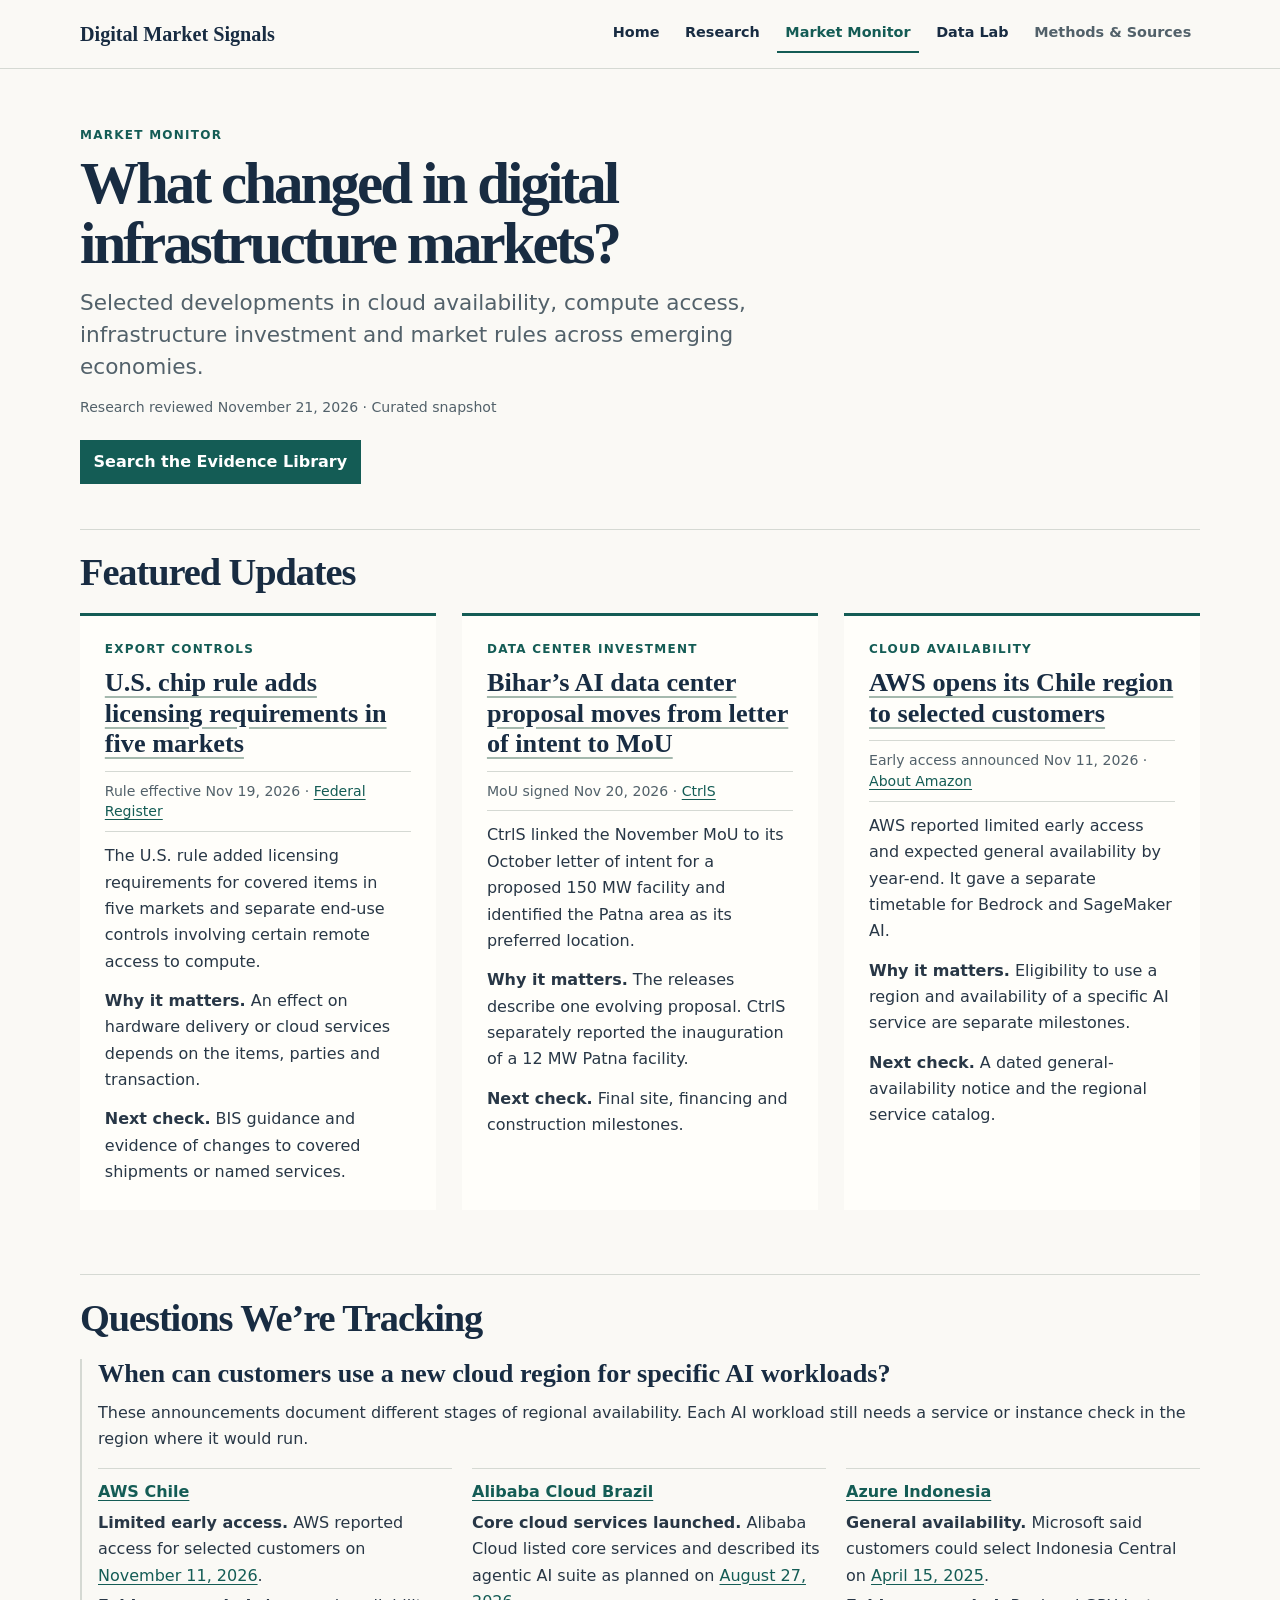
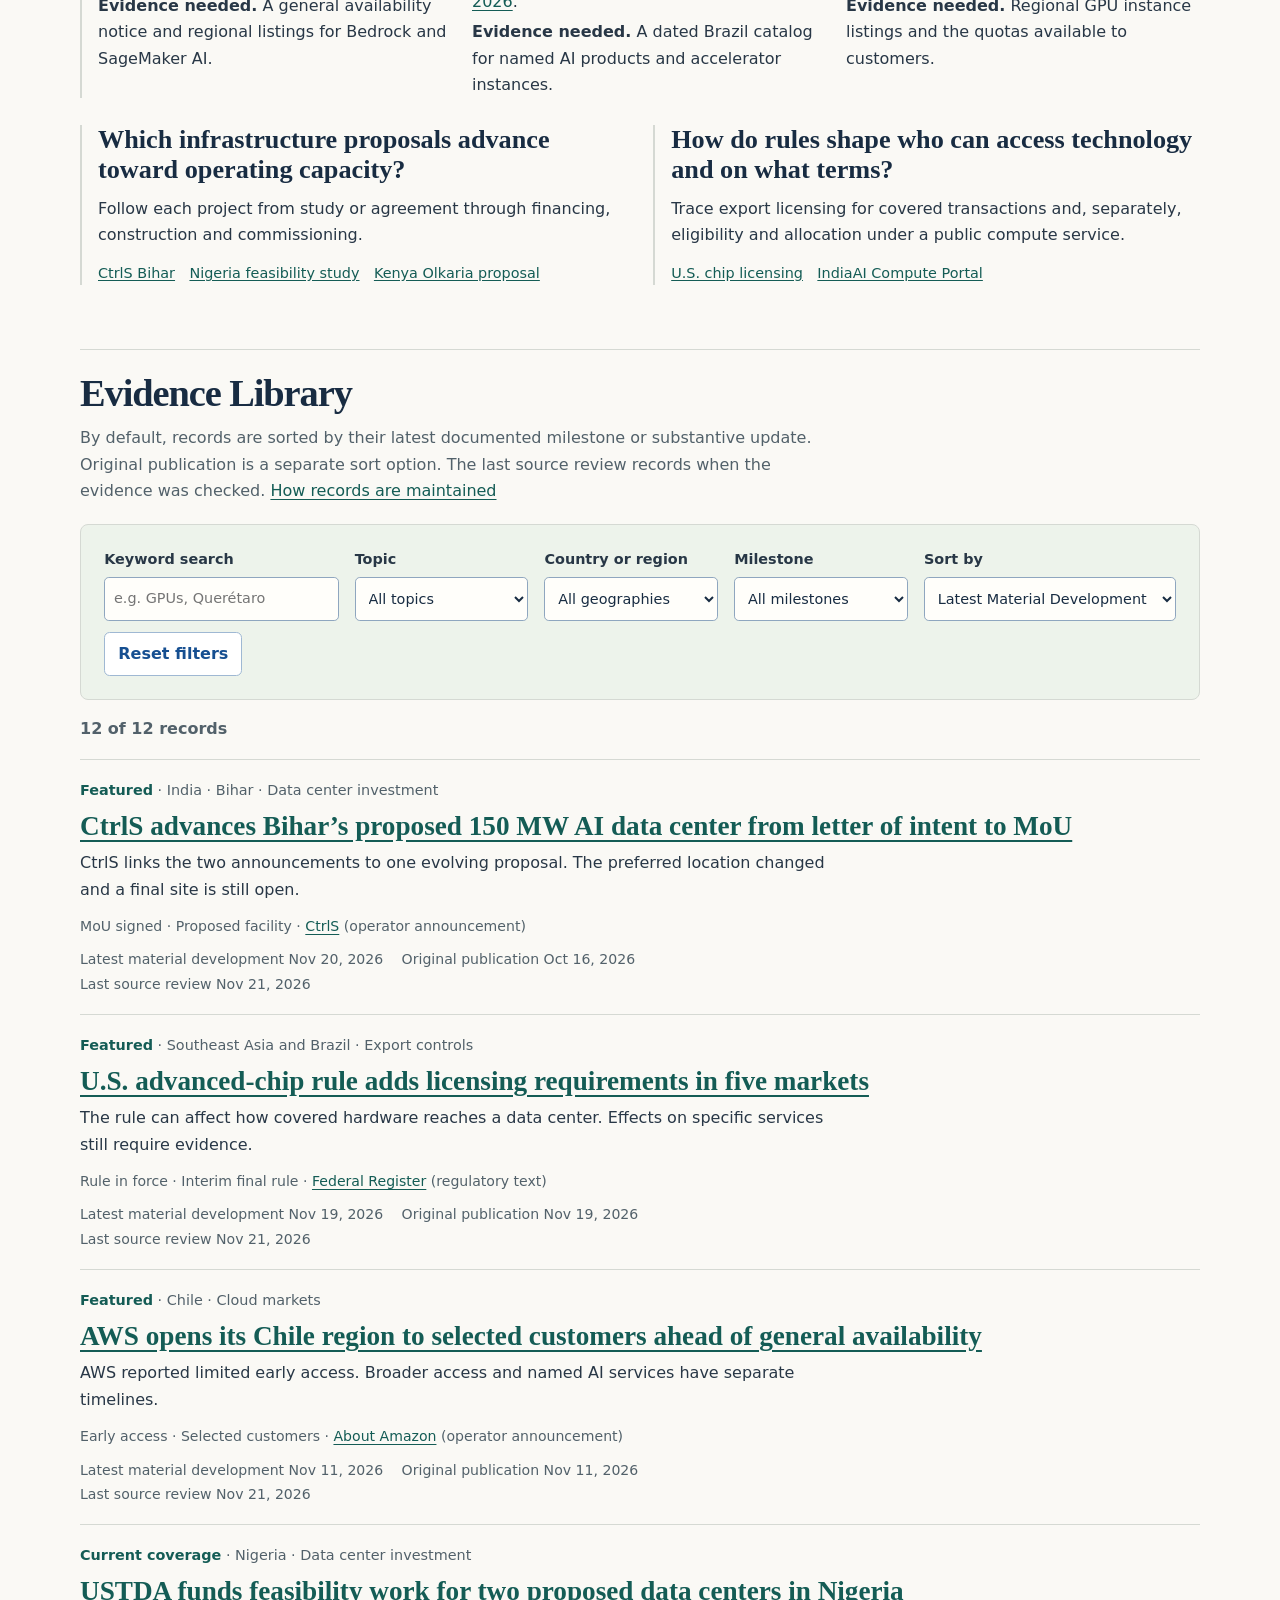
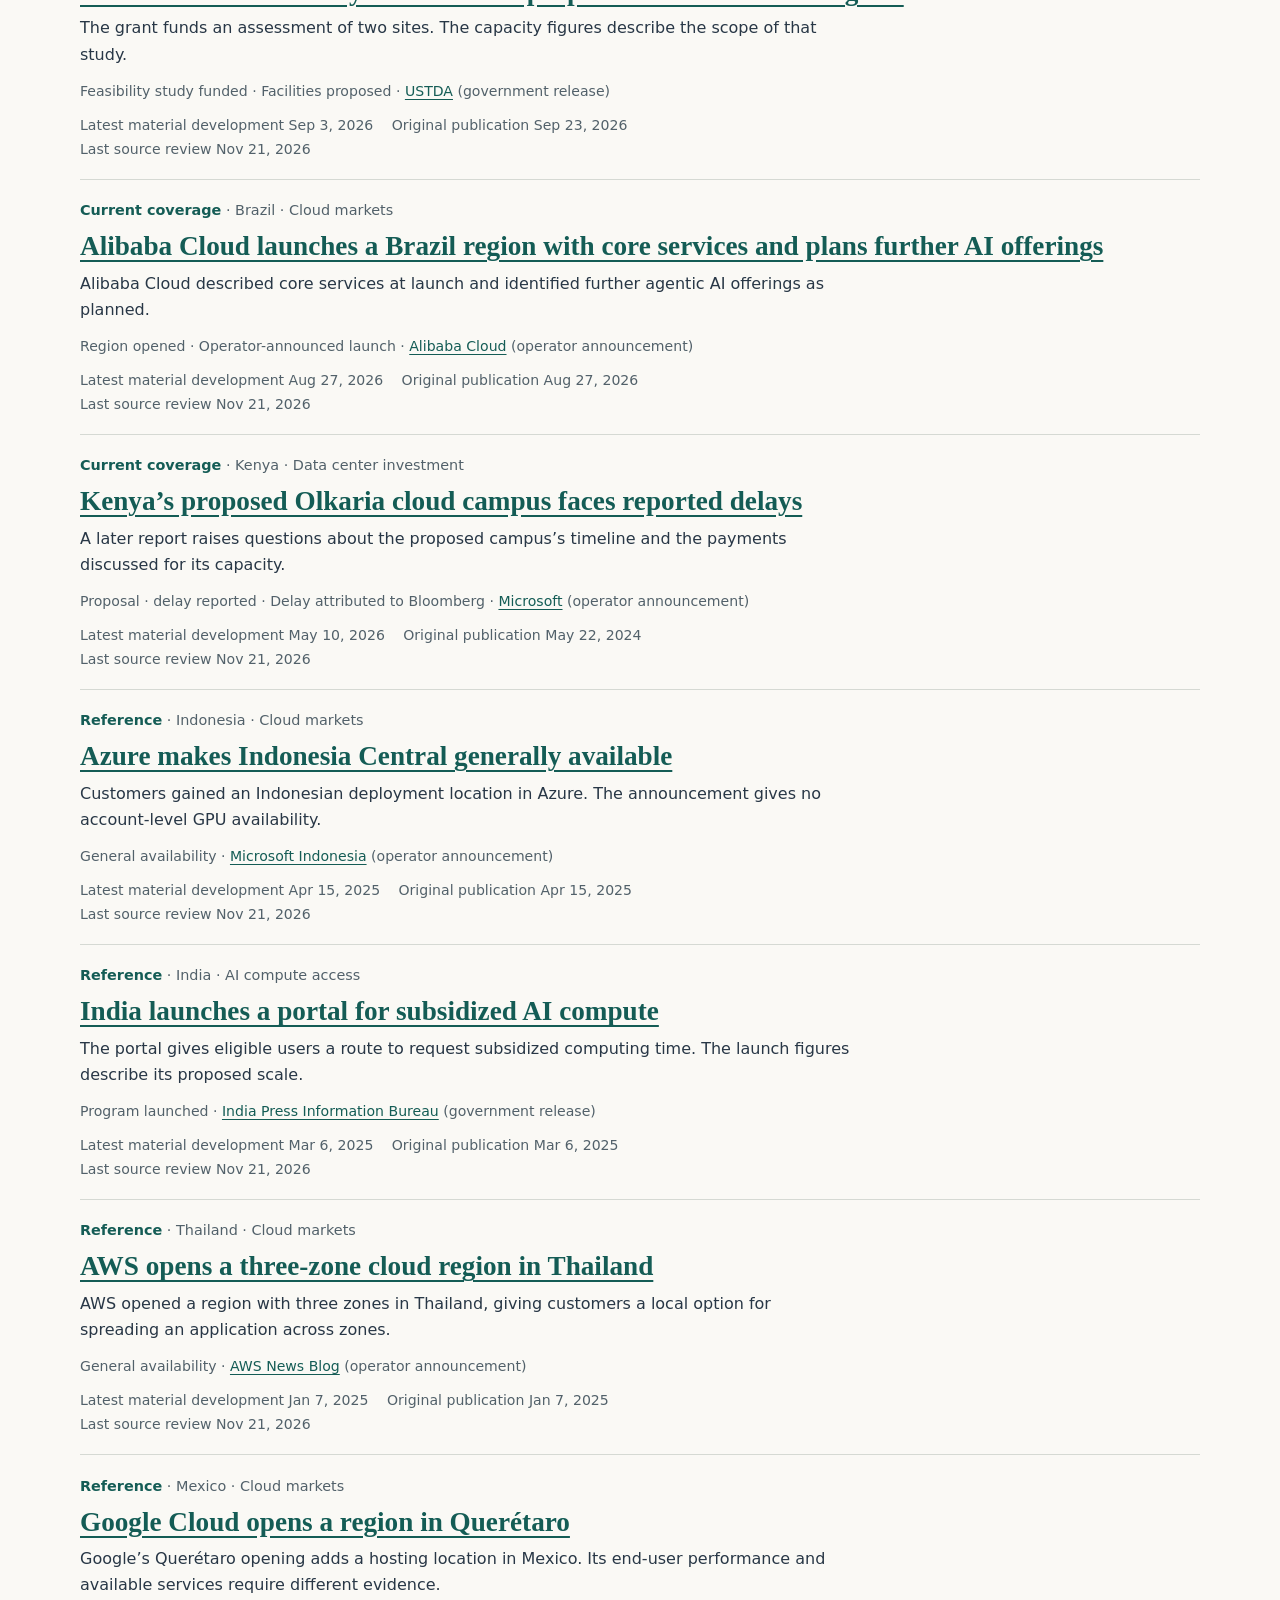
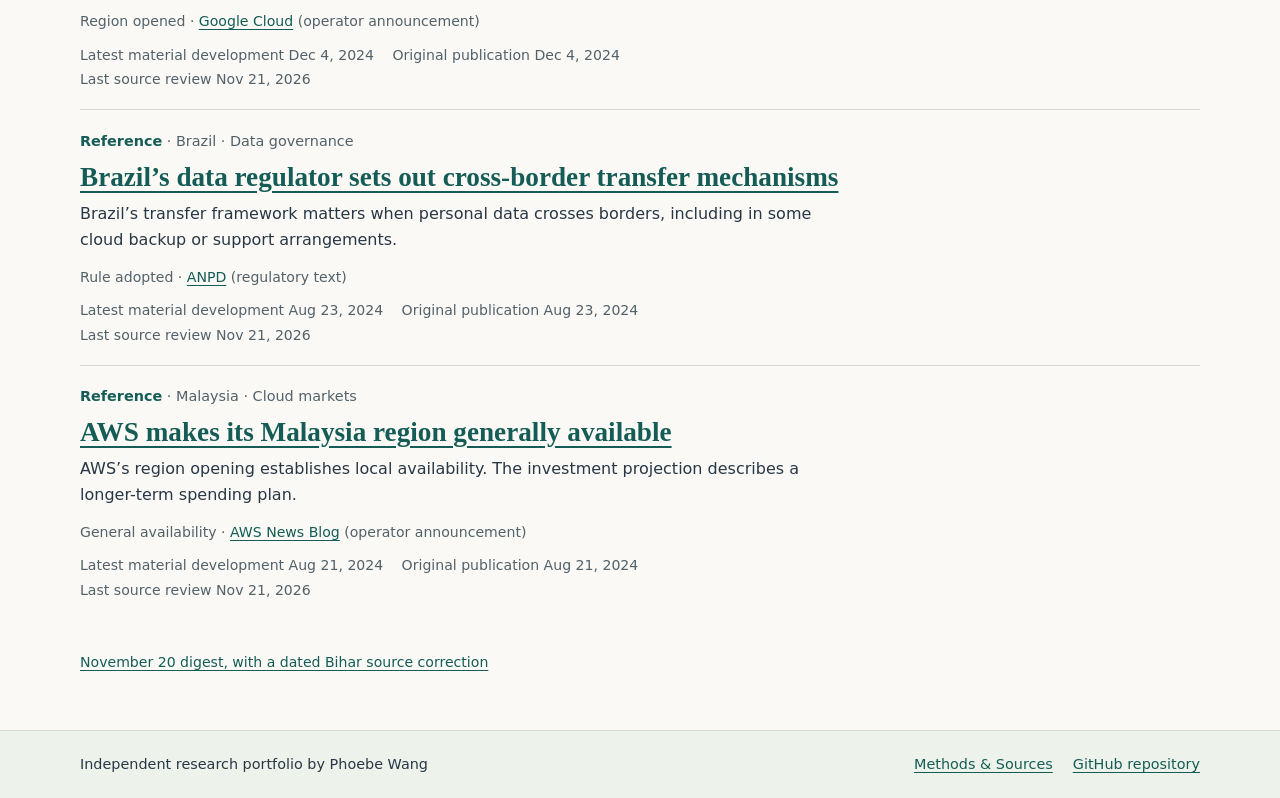
<file: market-signals.html>
<!doctype html>
<html lang="en">
<head>
  <meta charset="utf-8">
  <meta name="viewport" content="width=device-width, initial-scale=1">
  <meta name="description" content="Explore selected cloud, compute, infrastructure and regulatory milestones. Search public evidence by topic, market, and milestone.">
  <title>Market Monitor | Digital Market Signals</title>
  <link rel="stylesheet" href="styles.css?v=6">
  <link rel="canonical" href="https://yx-12345.github.io/digital-market-signals/market-signals.html">
  <script defer src="signals-data.js?v=7"></script>
  <script defer src="signals.js?v=6"></script>
  <link rel="stylesheet" href="publication.css?v=2">
  <link rel="stylesheet" href="market-monitor.css?v=2">
</head>
<body class="publication monitor-page">
  <a class="skip" href="#main">Skip to content</a>
  <header class="site-header publication-header">
    <div class="wrap header-inner">
      <a class="wordmark" href="./">Digital Market Signals</a>
      <nav class="site-nav" aria-label="Main navigation">
        <a href="./">Home</a>
        <a href="research.html">Research</a>
        <a href="market-signals.html" aria-current="page">Market Monitor</a>
        <a href="data-explorer.html">Data Lab</a>
        <a href="methodology.html" class="secondary-nav">Methods &amp; Sources</a>
      </nav>
    </div>
  </header>
  <main class="wrap publication-main monitor" id="main" tabindex="-1">
    <header class="monitor-intro">
      <p class="kicker">Market Monitor</p>
      <h1>What changed in digital infrastructure markets?</h1>
      <p class="subtitle">Selected developments in cloud availability, compute access, infrastructure investment and market rules across emerging economies.</p>
      <p class="caption">Research reviewed <time datetime="2026-11-21">November 21, 2026</time> · Curated snapshot</p>
      <a class="publication-button" href="#evidence-library">Search the Evidence Library</a>
    </header>

    <section class="monitor-section" aria-labelledby="featured-title">
      <header class="monitor-section-head">
        <h2 id="featured-title">Featured Updates</h2>
      </header>
      <div class="monitor-grid">
        <article class="featured-update">
          <p class="kicker">Export controls</p>
          <h3><a href="signal.html?id=bis-advanced-ai-chip-controls-2026">U.S. chip rule adds licensing requirements in five markets</a></h3>
          <p class="caption update-meta">Rule effective <time datetime="2026-11-19">Nov 19, 2026</time> · <a href="https://www.govinfo.gov/content/pkg/FR-2026-11-19/html/2026-23529.htm">Federal Register</a></p>
          <p>The U.S. rule added licensing requirements for covered items in five markets and separate end-use controls involving certain remote access to compute.</p>
          <p><strong>Why it matters.</strong> An effect on hardware delivery or cloud services depends on the items, parties and transaction.</p>
          <p><strong>Next check.</strong> BIS guidance and evidence of changes to covered shipments or named services.</p>
        </article>
        <article class="featured-update">
          <p class="kicker">Data center investment</p>
          <h3><a href="signal.html?id=india-ctrls-bihar-data-center">Bihar’s AI data center proposal moves from letter of intent to MoU</a></h3>
          <p class="caption update-meta">MoU signed <time datetime="2026-11-20">Nov 20, 2026</time> · <a href="https://www.ctrls.com/press-release-ctrls-signs-mou-bihar-150-mw-ai-datacenter/">CtrlS</a></p>
          <p>CtrlS linked the November MoU to its October letter of intent for a proposed 150 MW facility and identified the Patna area as its preferred location.</p>
          <p><strong>Why it matters.</strong> The releases describe one evolving proposal. CtrlS separately reported the inauguration of a 12 MW Patna facility.</p>
          <p><strong>Next check.</strong> Final site, financing and construction milestones.</p>
        </article>
        <article class="featured-update">
          <p class="kicker">Cloud availability</p>
          <h3><a href="signal.html?id=chile-aws-region-early-access-2026">AWS opens its Chile region to selected customers</a></h3>
          <p class="caption update-meta">Early access announced <time datetime="2026-11-11">Nov 11, 2026</time> · <a href="https://www.aboutamazon.com/news/aws/aws-south-america-chile-region-launch">About Amazon</a></p>
          <p>AWS reported limited early access and expected general availability by year-end. It gave a separate timetable for Bedrock and SageMaker AI.</p>
          <p><strong>Why it matters.</strong> Eligibility to use a region and availability of a specific AI service are separate milestones.</p>
          <p><strong>Next check.</strong> A dated general-availability notice and the regional service catalog.</p>
        </article>
      </div>
    </section>

    <section class="monitor-section" aria-labelledby="questions-title">
      <header class="monitor-section-head">
        <h2 id="questions-title">Questions We’re Tracking</h2>
      </header>
      <div class="monitor-grid tracking-grid">
        <article class="tracking-question cloud-comparison" id="cloud-availability">
          <h3>When can customers use a new cloud region for specific AI workloads?</h3>
          <p>These announcements document different stages of regional availability. Each AI workload still needs a service or instance check in the region where it would run.</p>
          <dl class="cloud-cases">
            <div>
              <dt><a href="signal.html?id=chile-aws-region-early-access-2026">AWS Chile</a></dt>
              <dd><strong>Limited early access.</strong> AWS reported access for selected customers on <a href="https://www.aboutamazon.com/news/aws/aws-south-america-chile-region-launch">November 11, 2026</a>.</dd>
              <dd><strong>Evidence needed.</strong> A general availability notice and regional listings for Bedrock and SageMaker AI.</dd>
            </div>
            <div>
              <dt><a href="signal.html?id=brazil-alibaba-cloud-region-launch-2026">Alibaba Cloud Brazil</a></dt>
              <dd><strong>Core cloud services launched.</strong> Alibaba Cloud listed core services and described its agentic AI suite as planned on <a href="https://www.alibabacloud.com/en/press-room/alibaba-cloud-launch-first-cloud-region-in-brazil">August 27, 2026</a>.</dd>
              <dd><strong>Evidence needed.</strong> A dated Brazil catalog for named AI products and accelerator instances.</dd>
            </div>
            <div>
              <dt><a href="signal.html?id=indonesia-azure-region">Azure Indonesia</a></dt>
              <dd><strong>General availability.</strong> Microsoft said customers could select Indonesia Central on <a href="https://news.microsoft.com/id-id/2025/04/15/general-availability-of-indonesia-central-cloud-region/">April 15, 2025</a>.</dd>
              <dd><strong>Evidence needed.</strong> Regional GPU instance listings and the quotas available to customers.</dd>
            </div>
          </dl>
        </article>
        <article class="tracking-question">
          <h3>Which infrastructure proposals advance toward operating capacity?</h3>
          <p>Follow each project from study or agreement through financing, construction and commissioning.</p>
          <ul class="tracking-links" aria-label="Infrastructure investment records">
            <li><a href="signal.html?id=india-ctrls-bihar-data-center">CtrlS Bihar</a></li>
            <li><a href="signal.html?id=nigeria-ustda-afridata-feasibility-2026">Nigeria feasibility study</a></li>
            <li><a href="signal.html?id=kenya-g42-olkaria-plan">Kenya Olkaria proposal</a></li>
          </ul>
        </article>
        <article class="tracking-question">
          <h3>How do rules shape who can access technology and on what terms?</h3>
          <p>Trace export licensing for covered transactions and, separately, eligibility and allocation under a public compute service.</p>
          <ul class="tracking-links" aria-label="Technology access records">
            <li><a href="signal.html?id=bis-advanced-ai-chip-controls-2026">U.S. chip licensing</a></li>
            <li><a href="signal.html?id=india-ai-compute-portal">IndiaAI Compute Portal</a></li>
          </ul>
        </article>
      </div>
    </section>

    <section class="monitor-section" id="evidence-library" aria-labelledby="evidence-library-title">
      <header class="monitor-section-head">
        <h2 id="evidence-library-title">Evidence Library</h2>
        <p>By default, records are sorted by their latest documented milestone or substantive update. Original publication is a separate sort option. The last source review records when the evidence was checked. <a href="methodology.html#maintenance">How records are maintained</a></p>
      </header>
      <form class="filters panel monitor-filters" id="library-form" aria-label="Filter the Evidence Library" hidden>
        <label class="search">Keyword search
          <input id="keyword" type="search" placeholder="e.g. GPUs, Querétaro">
        </label>
        <label>Topic
          <select id="topic"><option value="">All topics</option></select>
        </label>
        <label>Country or region
          <select id="geography"><option value="">All geographies</option></select>
        </label>
        <label>Milestone
          <select id="milestone"><option value="">All milestones</option></select>
        </label>
        <label class="library-sort">Sort by
          <select id="sort">
            <option value="material">Latest Material Development</option>
            <option value="newest">Original Publication Date · newest</option>
            <option value="oldest">Original Publication Date · oldest</option>
          </select>
        </label>
        <button type="reset">Reset filters</button>
      </form>
      <p id="result-count" class="result-count" role="status"></p>
      <div id="results" class="signal-list"></div>
      <div id="library-fallback" class="monitor-fallback">
        <p>Search and individual records require JavaScript. You can open the original source for each record below.</p>
        <ul class="source-list" id="original-sources">
          <li>U.S. advanced-chip rule adds licensing requirements in five markets · <a href="https://www.govinfo.gov/content/pkg/FR-2026-11-19/html/2026-23529.htm">Federal Register · Addressing Remote Access to Advanced Semiconductors</a> · <time datetime="2026-11-19">2026-11-19</time></li>
          <li>AWS opens its Chile region to selected customers ahead of general availability · <a href="https://www.aboutamazon.com/news/aws/aws-south-america-chile-region-launch">About Amazon · AWS South America (Chile) Region early access</a> · <time datetime="2026-11-11">2026-11-11</time></li>
          <li>CtrlS advances Bihar’s proposed 150 MW AI data center from letter of intent to MoU · <a href="https://www.ctrls.com/press-release-ctrls-plan-to-invest-rs-10000-crore-bihar-patna-datacenter/">CtrlS · Bihar letter of intent and Patna inauguration</a> · <time datetime="2026-10-16">2026-10-16</time></li>
          <li>USTDA funds feasibility work for two proposed data centers in Nigeria · <a href="https://ustda.gov/ustda-backs-ai-ready-data-center-development-in-nigeria/">USTDA · Agreement and locations of proposed facilities</a> · <time datetime="2026-09-23">2026-09-23</time></li>
          <li>Alibaba Cloud launches a Brazil region with core services and plans further AI offerings · <a href="https://www.alibabacloud.com/en/press-room/alibaba-cloud-launch-first-cloud-region-in-brazil">Alibaba Cloud · First cloud region in Brazil</a> · <time datetime="2026-08-27">2026-08-27</time></li>
          <li>Azure makes Indonesia Central generally available · <a href="https://news.microsoft.com/id-id/2025/04/15/general-availability-of-indonesia-central-cloud-region/">Microsoft Indonesia · General availability</a> · <time datetime="2025-04-15">2025-04-15</time></li>
          <li>India launches a portal for subsidized AI compute · <a href="https://www.pib.gov.in/Pressreleaseshare.aspx?PRID=2108961&amp;lang=2&amp;reg=48">India Press Information Bureau · Portal launch</a> · <time datetime="2025-03-06">2025-03-06</time></li>
          <li>AWS opens a three-zone cloud region in Thailand · <a href="https://aws.amazon.com/blogs/aws/announcing-the-new-aws-asia-pacific-thailand-region/">AWS News Blog · Thailand region launch</a> · <time datetime="2025-01-07">2025-01-07</time></li>
          <li>Google Cloud opens a region in Querétaro · <a href="https://cloud.google.com/blog/products/infrastructure/google-cloud-announces-41st-cloud-region-in-mexico">Google Cloud · Querétaro region opening</a> · <time datetime="2024-12-04">2024-12-04</time></li>
          <li>Brazil’s data regulator sets out cross-border transfer mechanisms · <a href="https://www.gov.br/anpd/pt-br/acesso-a-informacao/institucional/atos-normativos/regulamentacoes_anpd/resolucao-cd-anpd-no-19-de-23-de-agosto-de-2024">ANPD · Resolution 19/2024, Articles 9 and 16 and Annex II (Portuguese)</a> · <time datetime="2024-08-23">2024-08-23</time></li>
          <li>AWS makes its Malaysia region generally available · <a href="https://aws.amazon.com/blogs/aws/now-open-aws-asia-pacific-malaysia-region/">AWS News Blog · Malaysia region launch</a> · <time datetime="2024-08-21">2024-08-21</time></li>
          <li>Kenya’s proposed Olkaria cloud campus faces reported delays · <a href="https://news.microsoft.com/source/2024/05/22/microsoft-and-g42-announce-1-billion-comprehensive-digital-ecosystem-initiative-for-kenya/">Microsoft · Kenya digital investment announcement</a> · <time datetime="2024-05-22">2024-05-22</time></li>
        </ul>
      </div>
    </section>
    <p class="caption monitor-end"><a href="digital-market-digest-2026-11.html">November 20 digest, with a dated Bihar source correction</a></p>
  </main>
  <footer class="site-footer publication-footer">
    <div class="wrap footer-inner">
      <p>Independent research portfolio by Phoebe Wang</p>
      <nav aria-label="Footer">
        <a href="methodology.html">Methods &amp; Sources</a>
        <a href="https://github.com/YX-12345/digital-market-signals">GitHub repository</a>
      </nav>
    </div>
  </footer>
</body>
</html>
</file>
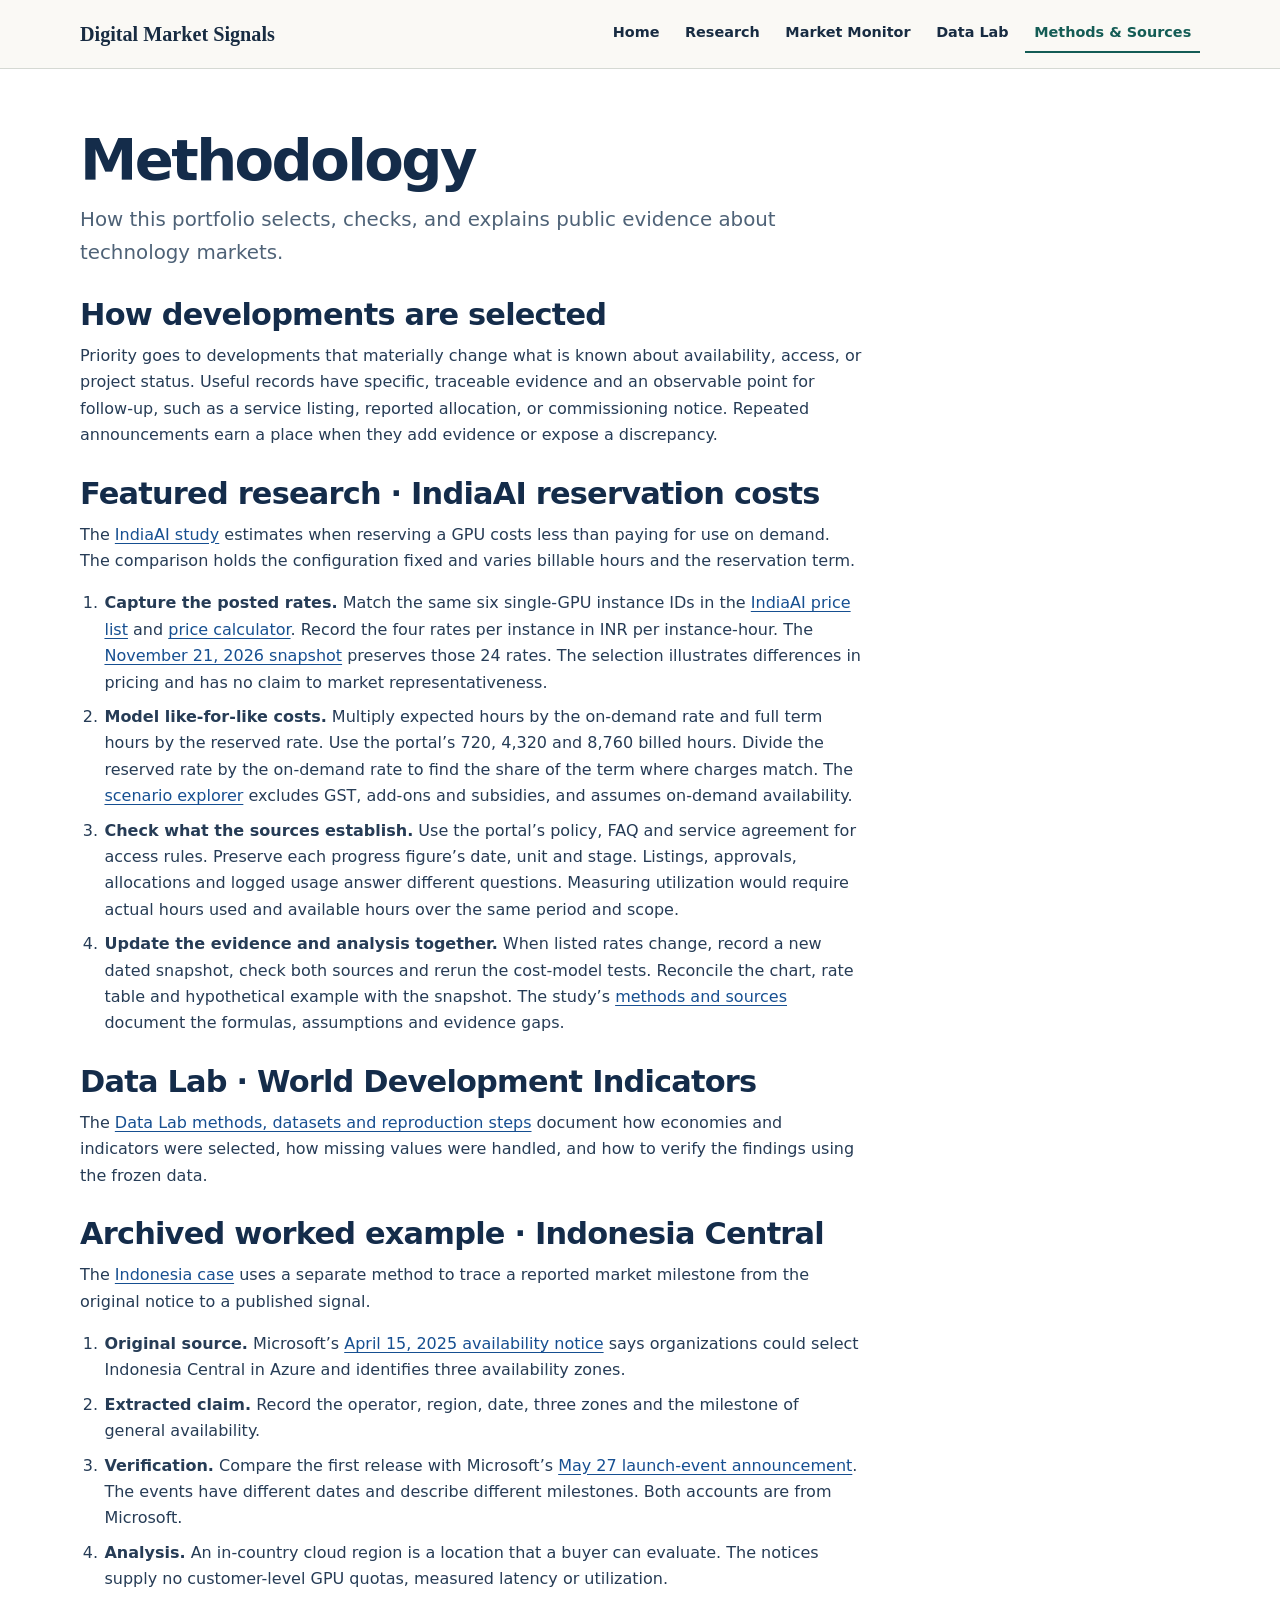
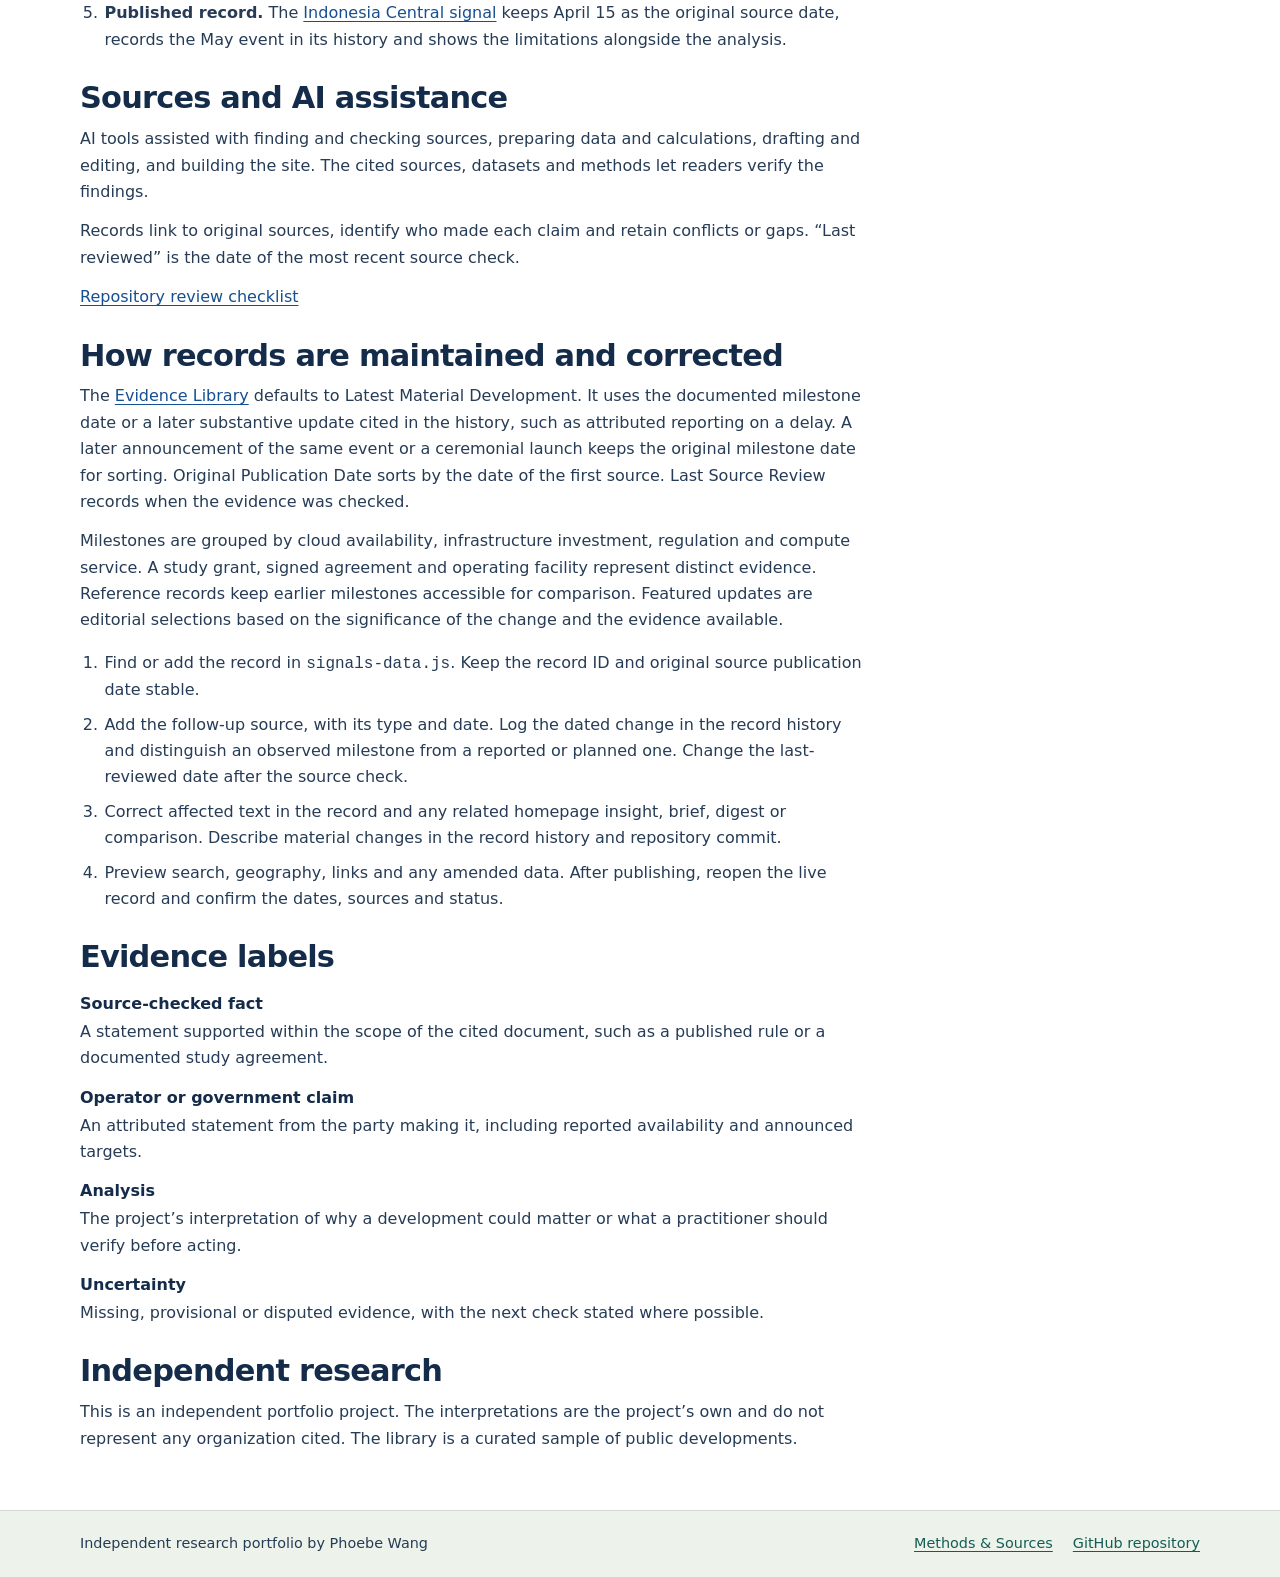
<file: methodology.html>
<!doctype html>
<html lang="en">
<head>
  <meta charset="utf-8">
  <meta name="viewport" content="width=device-width, initial-scale=1">
  <meta name="description" content="How this independent research project discovers, verifies, classifies and updates market intelligence.">
  <title>Methodology | Digital Market Signals</title>
  <link rel="stylesheet" href="styles.css?v=6">
  <link rel="canonical" href="https://yx-12345.github.io/digital-market-signals/methodology.html">

  <link rel="stylesheet" href="publication.css?v=1">
</head>
<body>
  <a class="skip" href="#main">Skip to content</a>
  <header class="site-header publication-header">
    <div class="wrap header-inner">
      <a class="wordmark" href="./">Digital Market Signals</a>
      <nav class="site-nav" aria-label="Main navigation">
        <a href="./">Home</a>
        <a href="research.html">Research</a>
        <a href="market-signals.html">Market Monitor</a>
        <a href="data-explorer.html">Data Lab</a>
        <a href="methodology.html" class="secondary-nav" aria-current="page">Methods &amp; Sources</a>
      </nav>
    </div>
  </header>
  <main class="wrap page" id="main" tabindex="-1">
<article class="prose">
      <header class="page-intro">
        <h1>Methodology</h1>
        <p class="lede">How this portfolio selects, checks, and explains public evidence about technology markets.</p>
      </header>

      <h2>How developments are selected</h2>
      <p>Priority goes to developments that materially change what is known about availability, access, or project status. Useful records have specific, traceable evidence and an observable point for follow-up, such as a service listing, reported allocation, or commissioning notice. Repeated announcements earn a place when they add evidence or expose a discrepancy.</p>

      <h2 id="indiaai">Featured research · IndiaAI reservation costs</h2>
      <p>The <a href="research.html">IndiaAI study</a> estimates when reserving a GPU costs less than paying for use on demand. The comparison holds the configuration fixed and varies billable hours and the reservation term.</p>
      <ol class="workflow">
        <li><strong>Capture the posted rates.</strong> Match the same six single-GPU instance IDs in the <a href="https://compute.indiaai.gov.in/pricelist">IndiaAI price list</a> and <a href="https://compute.indiaai.gov.in/indiaaipricecalculator">price calculator</a>. Record the four rates per instance in INR per instance-hour. The <a href="data/research/indiaai_pricing_snapshot.json" download>November 21, 2026 snapshot</a> preserves those 24 rates. The selection illustrates differences in pricing and has no claim to market representativeness.</li>
        <li><strong>Model like-for-like costs.</strong> Multiply expected hours by the on-demand rate and full term hours by the reserved rate. Use the portal’s 720, 4,320 and 8,760 billed hours. Divide the reserved rate by the on-demand rate to find the share of the term where charges match. The <a href="research.html#scenario">scenario explorer</a> excludes GST, add-ons and subsidies, and assumes on-demand availability.</li>
        <li><strong>Check what the sources establish.</strong> Use the portal’s policy, FAQ and service agreement for access rules. Preserve each progress figure’s date, unit and stage. Listings, approvals, allocations and logged usage answer different questions. Measuring utilization would require actual hours used and available hours over the same period and scope.</li>
        <li><strong>Update the evidence and analysis together.</strong> When listed rates change, record a new dated snapshot, check both sources and rerun the cost-model tests. Reconcile the chart, rate table and hypothetical example with the snapshot. The study’s <a href="research.html#notes">methods and sources</a> document the formulas, assumptions and evidence gaps.</li>
      </ol>

      <h2>Data Lab · World Development Indicators</h2>
      <p>The <a href="data-explorer.html#data-heading">Data Lab methods, datasets and reproduction steps</a> document how economies and indicators were selected, how missing values were handled, and how to verify the findings using the frozen data.</p>

      <h2 id="example">Archived worked example · Indonesia Central</h2>
      <p>The <a href="intelligence-brief.html#indonesia-case">Indonesia case</a> uses a separate method to trace a reported market milestone from the original notice to a published signal.</p>
      <ol class="workflow">
        <li><strong>Original source.</strong> Microsoft’s <a href="https://news.microsoft.com/id-id/2025/04/15/general-availability-of-indonesia-central-cloud-region/">April 15, 2025 availability notice</a> says organizations could select Indonesia Central in Azure and identifies three availability zones.</li>
        <li><strong>Extracted claim.</strong> Record the operator, region, date, three zones and the milestone of general availability.</li>
        <li><strong>Verification.</strong> Compare the first release with Microsoft’s <a href="https://news.microsoft.com/id-id/2025/05/27/microsoft-opens-indonesia-central/">May 27 launch-event announcement</a>. The events have different dates and describe different milestones. Both accounts are from Microsoft.</li>
        <li><strong>Analysis.</strong> An in-country cloud region is a location that a buyer can evaluate. The notices supply no customer-level GPU quotas, measured latency or utilization.</li>
        <li><strong>Published record.</strong> The <a href="signal.html?id=indonesia-azure-region">Indonesia Central signal</a> keeps April 15 as the original source date, records the May event in its history and shows the limitations alongside the analysis.</li>
      </ol>

      <h2 id="ai-assistance">Sources and AI assistance</h2>
      <p>AI tools assisted with finding and checking sources, preparing data and calculations, drafting and editing, and building the site. The cited sources, datasets and methods let readers verify the findings.</p>
      <p>Records link to original sources, identify who made each claim and retain conflicts or gaps. “Last reviewed” is the date of the most recent source check.</p>
      <p id="review-checklist"><a href="https://github.com/YX-12345/digital-market-signals/blob/main/docs/owner-review.md">Repository review checklist</a></p>

      <h2 id="maintenance">How records are maintained and corrected</h2>
      <p>The <a href="market-signals.html#evidence-library">Evidence Library</a> defaults to Latest Material Development. It uses the documented milestone date or a later substantive update cited in the history, such as attributed reporting on a delay. A later announcement of the same event or a ceremonial launch keeps the original milestone date for sorting. Original Publication Date sorts by the date of the first source. Last Source Review records when the evidence was checked.</p>
      <p>Milestones are grouped by cloud availability, infrastructure investment, regulation and compute service. A study grant, signed agreement and operating facility represent distinct evidence. Reference records keep earlier milestones accessible for comparison. Featured updates are editorial selections based on the significance of the change and the evidence available.</p>
      <ol class="workflow">
        <li>Find or add the record in <code>signals-data.js</code>. Keep the record ID and original source publication date stable.</li>
        <li>Add the follow-up source, with its type and date. Log the dated change in the record history and distinguish an observed milestone from a reported or planned one. Change the last-reviewed date after the source check.</li>
        <li>Correct affected text in the record and any related homepage insight, brief, digest or comparison. Describe material changes in the record history and repository commit.</li>
        <li>Preview search, geography, links and any amended data. After publishing, reopen the live record and confirm the dates, sources and status.</li>
      </ol>

      <h2>Evidence labels</h2>
      <dl class="definitions">
        <dt>Source-checked fact</dt><dd>A statement supported within the scope of the cited document, such as a published rule or a documented study agreement.</dd>
        <dt>Operator or government claim</dt><dd>An attributed statement from the party making it, including reported availability and announced targets.</dd>
        <dt>Analysis</dt><dd>The project’s interpretation of why a development could matter or what a practitioner should verify before acting.</dd>
        <dt>Uncertainty</dt><dd>Missing, provisional or disputed evidence, with the next check stated where possible.</dd>
      </dl>
      <h2>Independent research</h2>
      <p>This is an independent portfolio project. The interpretations are the project’s own and do not represent any organization cited. The library is a curated sample of public developments.</p>
    </article>
  </main>
  <footer class="site-footer publication-footer">
    <div class="wrap footer-inner">
      <p>Independent research portfolio by Phoebe Wang</p>
      <nav aria-label="Footer">
        <a href="methodology.html">Methods &amp; Sources</a>
        <a href="https://github.com/YX-12345/digital-market-signals">GitHub repository</a>
      </nav>
    </div>
  </footer>
</body>
</html>
</file>
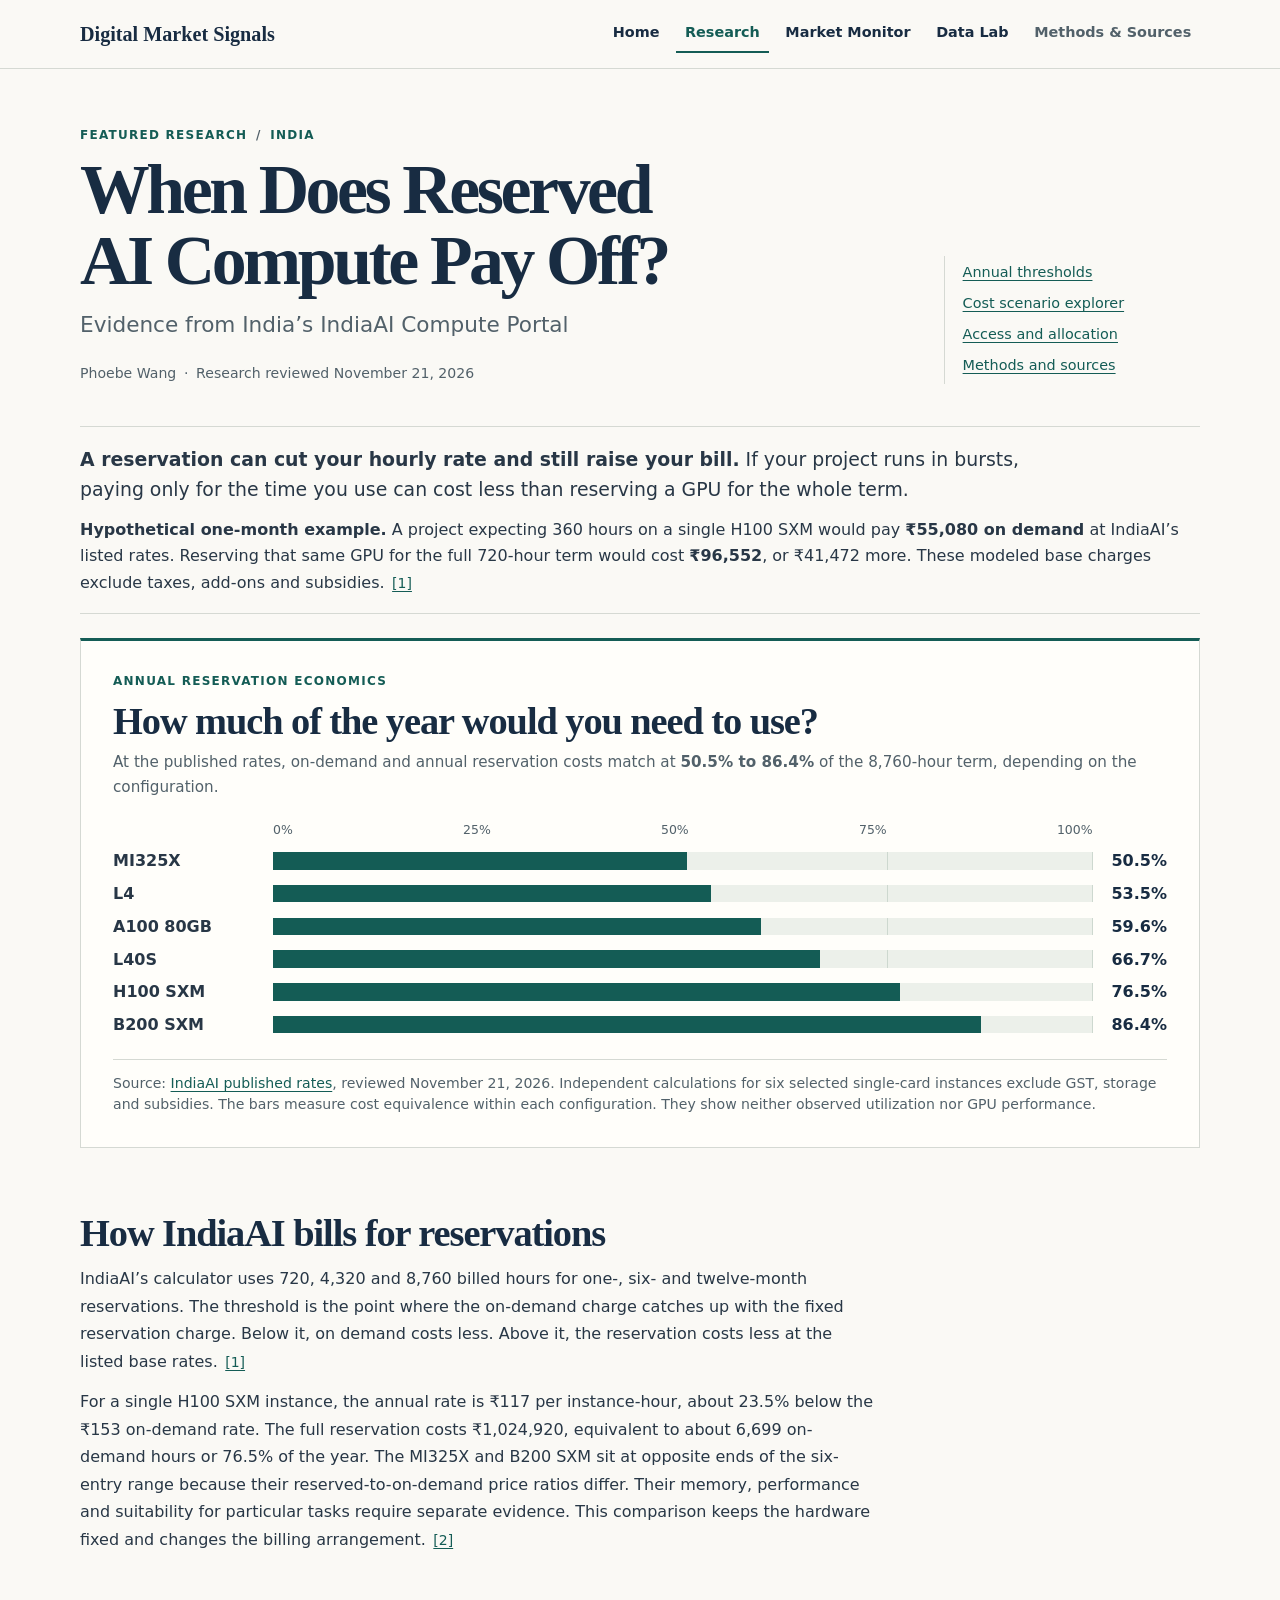
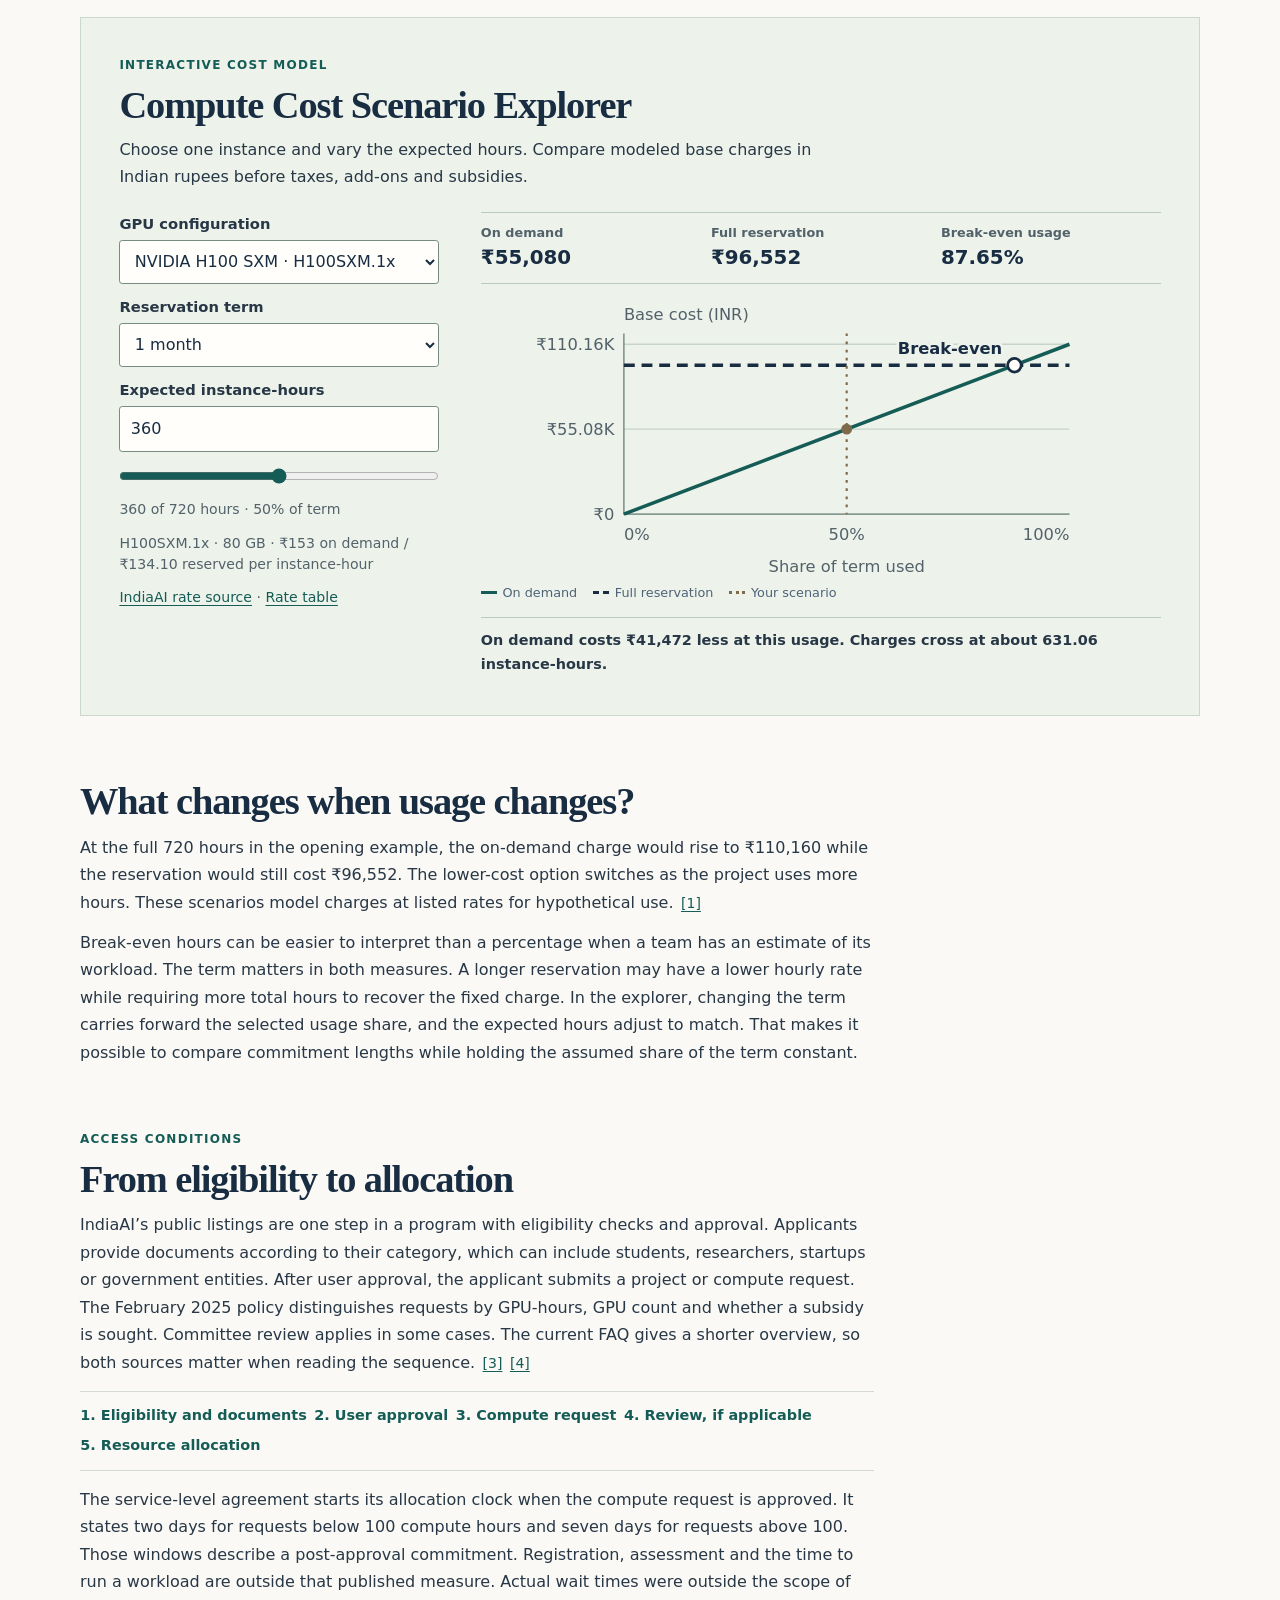
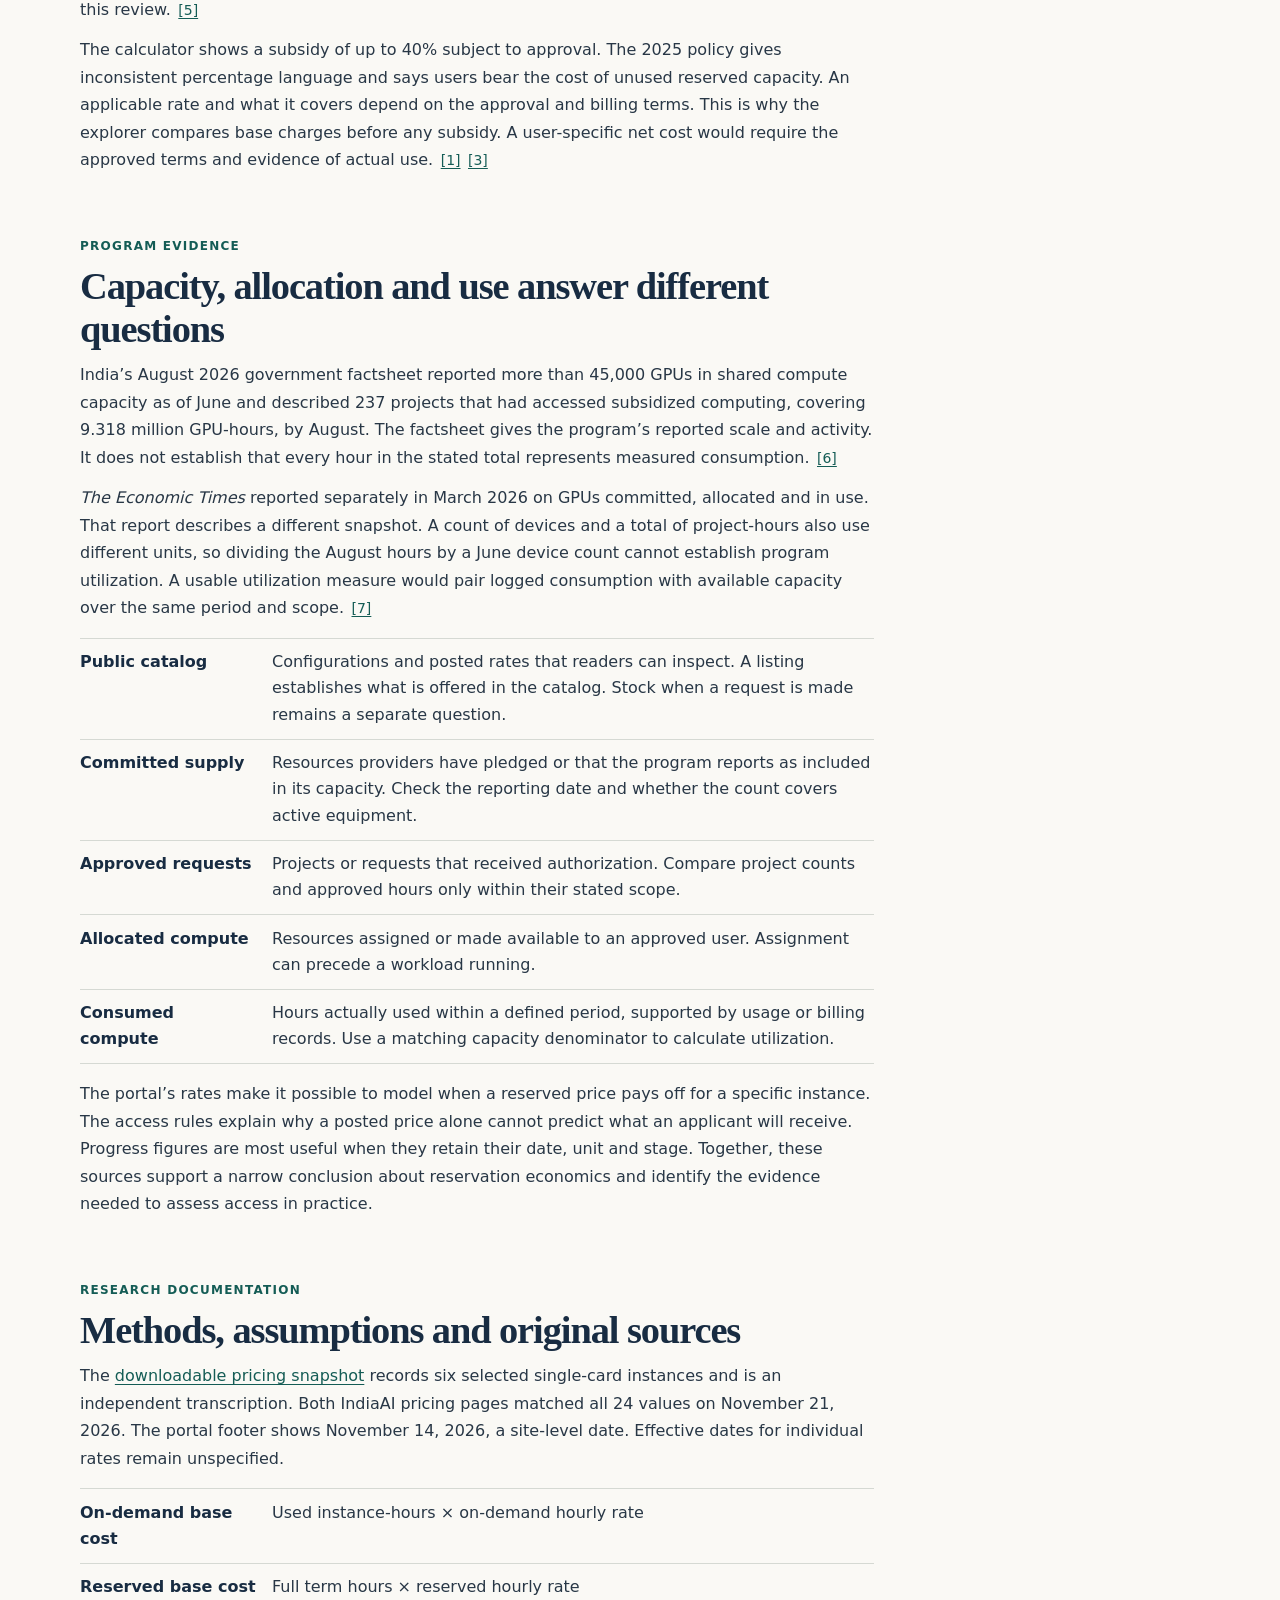
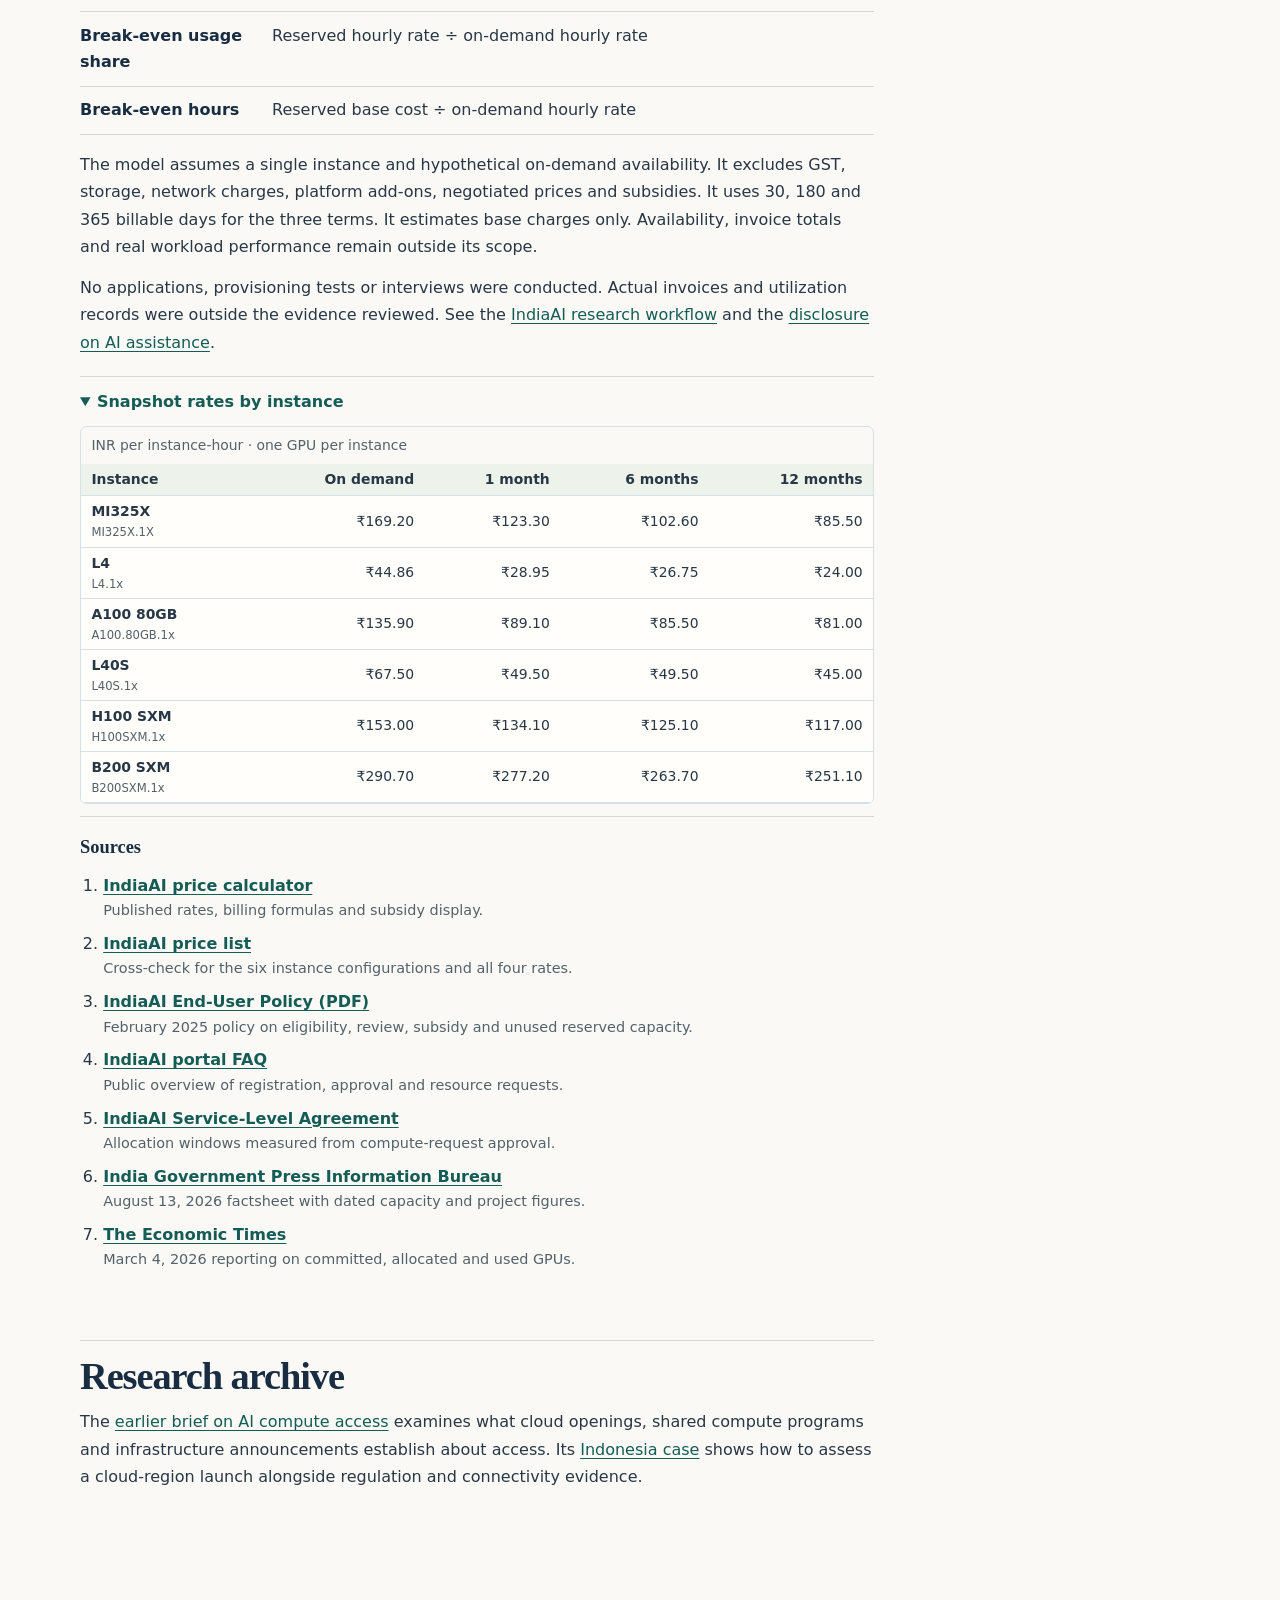
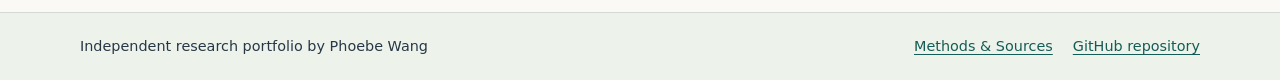
<file: research.html>
<!doctype html>
<html lang="en">
<head>
  <meta charset="utf-8">
  <meta name="viewport" content="width=device-width, initial-scale=1">
  <meta name="description" content="Compare modeled break-even usage at official IndiaAI rates and explore costs without subsidies for six single-GPU instances.">
  <title>When Does Reserved AI Compute Pay Off? | Digital Market Signals</title>
  <link rel="stylesheet" href="styles.css?v=6">
  <link rel="stylesheet" href="publication.css?v=2">
  <link rel="canonical" href="https://yx-12345.github.io/digital-market-signals/research.html">
  <script type="module" src="compute-scenario.mjs"></script>
</head>
<body class="publication">
  <a class="skip" href="#main">Skip to content</a>
  <header class="site-header publication-header">
    <div class="wrap header-inner">
      <a class="wordmark" href="./">Digital Market Signals</a>
      <nav class="site-nav" aria-label="Main navigation">
        <a href="./">Home</a>
        <a href="research.html" aria-current="page">Research</a>
        <a href="market-signals.html">Market Monitor</a>
        <a href="data-explorer.html">Data Lab</a>
        <a href="methodology.html" class="secondary-nav">Methods &amp; Sources</a>
      </nav>
    </div>
  </header>
  <main id="main" class="wrap publication-main" tabindex="-1">
    <article>
      <header class="study-hero">
        <div>
          <p class="kicker">Featured research <span> / </span> India</p>
          <h1>When Does Reserved AI Compute Pay Off?</h1>
          <p class="subtitle">Evidence from India’s IndiaAI Compute Portal</p>
          <p class="article-meta">Phoebe Wang <span>·</span> Research reviewed <time datetime="2026-11-21">November 21, 2026</time></p>
        </div>
        <nav class="study-contents" aria-label="In this research">
          <a href="#annual-thresholds">Annual thresholds</a>
          <a href="#scenario">Cost scenario explorer</a>
          <a href="#access">Access and allocation</a>
          <a href="#notes">Methods and sources</a>
        </nav>
      </header>

      <section class="finding" aria-label="Main finding">
        <p><strong>A reservation can cut your hourly rate and still raise your bill.</strong> If your project runs in bursts, paying only for the time you use can cost less than reserving a GPU for the whole term.</p>
        <p><strong>Hypothetical one-month example.</strong> A project expecting 360 hours on a single H100 SXM would pay <strong>₹55,080 on demand</strong> at IndiaAI’s listed rates. Reserving that same GPU for the full 720-hour term would cost <strong>₹96,552</strong>, or ₹41,472 more. These modeled base charges exclude taxes, add-ons and subsidies. <a class="source-ref" href="#source-1" aria-label="Source 1">[1]</a></p>
      </section>

      <figure class="evidence-figure" id="annual-thresholds" aria-labelledby="chart-title">
        <figcaption>
          <p class="kicker">Annual reservation economics</p>
          <h2 id="chart-title">How much of the year would you need to use?</h2>
          <p class="chart-label">At the published rates, on-demand and annual reservation costs match at <strong>50.5% to 86.4%</strong> of the 8,760-hour term, depending on the configuration.</p>
        </figcaption>
        <div class="bar-axis" aria-hidden="true"><span></span><div><span>0%</span><span>25%</span><span>50%</span><span>75%</span><span>100%</span></div><span></span></div>
        <ol class="evidence-bars" aria-label="Annual thresholds, lowest to highest">
          <li>
            <span class="bar-name">MI325X<span class="sr-only"> annual break-even usage share</span></span>
            <span class="bar-track-main" aria-hidden="true"><span style="--threshold: 50.5%"></span></span>
            <strong>50.5%</strong>
          </li>
          <li>
            <span class="bar-name">L4<span class="sr-only"> annual break-even usage share</span></span>
            <span class="bar-track-main" aria-hidden="true"><span style="--threshold: 53.5%"></span></span>
            <strong>53.5%</strong>
          </li>
          <li>
            <span class="bar-name">A100 80GB<span class="sr-only"> annual break-even usage share</span></span>
            <span class="bar-track-main" aria-hidden="true"><span style="--threshold: 59.6%"></span></span>
            <strong>59.6%</strong>
          </li>
          <li>
            <span class="bar-name">L40S<span class="sr-only"> annual break-even usage share</span></span>
            <span class="bar-track-main" aria-hidden="true"><span style="--threshold: 66.7%"></span></span>
            <strong>66.7%</strong>
          </li>
          <li>
            <span class="bar-name">H100 SXM<span class="sr-only"> annual break-even usage share</span></span>
            <span class="bar-track-main" aria-hidden="true"><span style="--threshold: 76.5%"></span></span>
            <strong>76.5%</strong>
          </li>
          <li>
            <span class="bar-name">B200 SXM<span class="sr-only"> annual break-even usage share</span></span>
            <span class="bar-track-main" aria-hidden="true"><span style="--threshold: 86.4%"></span></span>
            <strong>86.4%</strong>
          </li>
        </ol>
        <p class="caption chart-note">Source: <a href="https://compute.indiaai.gov.in/indiaaipricecalculator">IndiaAI published rates</a>, reviewed November 21, 2026. Independent calculations for six selected single-card instances exclude GST, storage and subsidies. The bars measure cost equivalence within each configuration. They show neither observed utilization nor GPU performance.</p>
      </figure>

      <section class="research-copy" aria-labelledby="terms-title">
        <h2 id="terms-title">How IndiaAI bills for reservations</h2>
        <p>IndiaAI’s calculator uses 720, 4,320 and 8,760 billed hours for one-, six- and twelve-month reservations. The threshold is the point where the on-demand charge catches up with the fixed reservation charge. Below it, on demand costs less. Above it, the reservation costs less at the listed base rates. <a class="source-ref" href="#source-1" aria-label="Source 1">[1]</a></p>
        <p>For a single H100 SXM instance, the annual rate is ₹117 per instance-hour, about 23.5% below the ₹153 on-demand rate. The full reservation costs ₹1,024,920, equivalent to about 6,699 on-demand hours or 76.5% of the year. The MI325X and B200 SXM sit at opposite ends of the six-entry range because their reserved-to-on-demand price ratios differ. Their memory, performance and suitability for particular tasks require separate evidence. This comparison keeps the hardware fixed and changes the billing arrangement. <a class="source-ref" href="#source-2" aria-label="Source 2">[2]</a></p>
      </section>

      <section class="scenario-section" id="scenario" aria-labelledby="scenario-title">
        <header class="section-head">
          <p class="kicker">Interactive cost model</p>
          <h2 id="scenario-title">Compute Cost Scenario Explorer</h2>
          <p>Choose one instance and vary the expected hours. Compare modeled base charges in Indian rupees before taxes, add-ons and subsidies.</p>
        </header>
        <p class="scenario-fallback" id="scenario-fallback">The interactive model requires JavaScript and the pricing snapshot. The <a href="#rates">published rates</a> and <a href="#notes">calculation methods</a> are available below.</p>
        <div class="scenario-layout" id="scenario-app" hidden>
          <form id="scenario-controls" class="scenario-controls">
            <label for="scenario-instance">GPU configuration</label>
            <select id="scenario-instance"></select>
            <label for="scenario-term">Reservation term</label>
            <select id="scenario-term">
              <option value="1">1 month</option>
              <option value="6">6 months</option>
              <option value="12">12 months</option>
            </select>
            <label for="scenario-hours">Expected instance-hours</label>
            <input id="scenario-hours" type="number" step="1" min="0" inputmode="numeric" aria-describedby="usage-summary usage-error">
            <input id="scenario-slider" type="range" step="1" min="0" aria-label="Expected instance-hours slider" aria-describedby="usage-summary">
            <p class="caption" id="usage-summary"></p>
            <p class="input-error" id="usage-error" role="status" hidden></p>
            <p class="caption" id="scenario-rates"></p>
            <p class="caption"><a id="scenario-source" href="https://compute.indiaai.gov.in/indiaaipricecalculator">IndiaAI rate source</a> · <a href="#rates">Rate table</a></p>
          </form>
          <div class="scenario-results">
            <dl class="scenario-totals">
              <div><dt>On demand</dt><dd><output id="cost-demand" for="scenario-instance scenario-term scenario-hours scenario-slider"></output></dd></div>
              <div><dt>Full reservation</dt><dd><output id="cost-reserved" for="scenario-instance scenario-term"></output></dd></div>
              <div><dt>Break-even usage</dt><dd><output id="cost-threshold" for="scenario-instance scenario-term"></output></dd></div>
            </dl>
            <figure class="cost-chart">
              <svg id="cost-plot" role="img" aria-labelledby="plot-title plot-desc" viewBox="0 0 420 212">
                <title id="plot-title">Modeled base charges by usage share</title>
                <desc id="plot-desc"></desc>
                <g class="plot-grid" aria-hidden="true">
                  <path d="M65 37H393 M65 99.5H393 M65 162H393"></path>
                  <path class="plot-axis" d="M65 29V162H393"></path>
                  <text x="65" y="19">Base cost (INR)</text>
                  <text id="plot-max-cost" x="58" y="41" text-anchor="end"></text>
                  <text id="plot-mid-cost" x="58" y="104" text-anchor="end"></text>
                  <text x="58" y="166" text-anchor="end">₹0</text>
                  <text x="65" y="181">0%</text><text x="229" y="181" text-anchor="middle">50%</text><text x="393" y="181" text-anchor="end">100%</text>
                  <text x="229" y="205" text-anchor="middle">Share of term used</text>
                </g>
                <line class="plot-demand" id="plot-demand" x1="65" y1="162" x2="393" y2="37"></line>
                <line class="plot-reserved" id="plot-reserved" x1="65" x2="393"></line>
                <line class="plot-usage" id="plot-usage" y1="29" y2="162"></line>
                <circle id="plot-usage-point" class="usage-point" r="4"></circle>
                <circle id="plot-crossing" class="crossing-point" r="5"></circle>
                <text id="plot-cross-label" class="cross-label" y="0" text-anchor="end">Break-even</text>
              </svg>
              <figcaption class="plot-key"><span><i></i> On demand</span><span><i></i> Full reservation</span><span><i></i> Your scenario</span></figcaption>
            </figure>
            <p id="scenario-result" class="scenario-result" role="status"></p>
          </div>
        </div>
      </section>

      <section class="research-copy" aria-labelledby="example-title">
        <h2 id="example-title">What changes when usage changes?</h2>
        <p>At the full 720 hours in the opening example, the on-demand charge would rise to ₹110,160 while the reservation would still cost ₹96,552. The lower-cost option switches as the project uses more hours. These scenarios model charges at listed rates for hypothetical use. <a class="source-ref" href="#source-1" aria-label="Source 1">[1]</a></p>
        <p>Break-even hours can be easier to interpret than a percentage when a team has an estimate of its workload. The term matters in both measures. A longer reservation may have a lower hourly rate while requiring more total hours to recover the fixed charge. In the explorer, changing the term carries forward the selected usage share, and the expected hours adjust to match. That makes it possible to compare commitment lengths while holding the assumed share of the term constant.</p>
      </section>

      <section class="research-copy" id="access" aria-labelledby="access-title">
        <p class="kicker">Access conditions</p>
        <h2 id="access-title">From eligibility to allocation</h2>
        <p>IndiaAI’s public listings are one step in a program with eligibility checks and approval. Applicants provide documents according to their category, which can include students, researchers, startups or government entities. After user approval, the applicant submits a project or compute request. The February 2025 policy distinguishes requests by GPU-hours, GPU count and whether a subsidy is sought. Committee review applies in some cases. The current FAQ gives a shorter overview, so both sources matter when reading the sequence. <a class="source-ref" href="#source-3" aria-label="Source 3">[3]</a> <a class="source-ref" href="#source-4" aria-label="Source 4">[4]</a></p>
        <ol class="access-flow">
          <li>Eligibility and documents</li><li>User approval</li><li>Compute request</li><li>Review, if applicable</li><li>Resource allocation</li>
        </ol>
        <p>The service-level agreement starts its allocation clock when the compute request is approved. It states two days for requests below 100 compute hours and seven days for requests above 100. Those windows describe a post-approval commitment. Registration, assessment and the time to run a workload are outside that published measure. Actual wait times were outside the scope of this review. <a class="source-ref" href="#source-5" aria-label="Source 5">[5]</a></p>
        <p>The calculator shows a subsidy of up to 40% subject to approval. The 2025 policy gives inconsistent percentage language and says users bear the cost of unused reserved capacity. An applicable rate and what it covers depend on the approval and billing terms. This is why the explorer compares base charges before any subsidy. A user-specific net cost would require the approved terms and evidence of actual use. <a class="source-ref" href="#source-1" aria-label="Source 1">[1]</a> <a class="source-ref" href="#source-3" aria-label="Source 3">[3]</a></p>
      </section>

      <section class="research-copy" id="evidence" aria-labelledby="evidence-title">
        <p class="kicker">Program evidence</p>
        <h2 id="evidence-title">Capacity, allocation and use answer different questions</h2>
        <p>India’s August 2026 government factsheet reported more than 45,000 GPUs in shared compute capacity as of June and described 237 projects that had accessed subsidized computing, covering 9.318 million GPU-hours, by August. The factsheet gives the program’s reported scale and activity. It does not establish that every hour in the stated total represents measured consumption. <a class="source-ref" href="#source-6" aria-label="Source 6">[6]</a></p>
        <p><em>The Economic Times</em> reported separately in March 2026 on GPUs committed, allocated and in use. That report describes a different snapshot. A count of devices and a total of project-hours also use different units, so dividing the August hours by a June device count cannot establish program utilization. A usable utilization measure would pair logged consumption with available capacity over the same period and scope. <a class="source-ref" href="#source-7" aria-label="Source 7">[7]</a></p>
        <dl class="evidence-matrix">
          <div><dt>Public catalog</dt><dd>Configurations and posted rates that readers can inspect. A listing establishes what is offered in the catalog. Stock when a request is made remains a separate question.</dd></div>
          <div><dt>Committed supply</dt><dd>Resources providers have pledged or that the program reports as included in its capacity. Check the reporting date and whether the count covers active equipment.</dd></div>
          <div><dt>Approved requests</dt><dd>Projects or requests that received authorization. Compare project counts and approved hours only within their stated scope.</dd></div>
          <div><dt>Allocated compute</dt><dd>Resources assigned or made available to an approved user. Assignment can precede a workload running.</dd></div>
          <div><dt>Consumed compute</dt><dd>Hours actually used within a defined period, supported by usage or billing records. Use a matching capacity denominator to calculate utilization.</dd></div>
        </dl>
        <p>The portal’s rates make it possible to model when a reserved price pays off for a specific instance. The access rules explain why a posted price alone cannot predict what an applicant will receive. Progress figures are most useful when they retain their date, unit and stage. Together, these sources support a narrow conclusion about reservation economics and identify the evidence needed to assess access in practice.</p>
      </section>

      <section class="research-copy" id="notes" aria-labelledby="notes-title">
        <p class="kicker">Research documentation</p>
        <h2 id="notes-title">Methods, assumptions and original sources</h2>
        <p>The <a href="data/research/indiaai_pricing_snapshot.json" download>downloadable pricing snapshot</a> records six selected single-card instances and is an independent transcription. Both IndiaAI pricing pages matched all 24 values on November 21, 2026. The portal footer shows November 14, 2026, a site-level date. Effective dates for individual rates remain unspecified.</p>
        <dl class="formula-list">
          <div><dt>On-demand base cost</dt><dd>Used instance-hours × on-demand hourly rate</dd></div>
          <div><dt>Reserved base cost</dt><dd>Full term hours × reserved hourly rate</dd></div>
          <div><dt>Break-even usage share</dt><dd>Reserved hourly rate ÷ on-demand hourly rate</dd></div>
          <div><dt>Break-even hours</dt><dd>Reserved base cost ÷ on-demand hourly rate</dd></div>
        </dl>
        <p>The model assumes a single instance and hypothetical on-demand availability. It excludes GST, storage, network charges, platform add-ons, negotiated prices and subsidies. It uses 30, 180 and 365 billable days for the three terms. It estimates base charges only. Availability, invoice totals and real workload performance remain outside its scope.</p>
        <p>No applications, provisioning tests or interviews were conducted. Actual invoices and utilization records were outside the evidence reviewed. See the <a href="methodology.html#indiaai">IndiaAI research workflow</a> and the <a href="methodology.html#ai-assistance">disclosure on AI assistance</a>.</p>
        <details class="publication-details" id="rates" open>
          <summary>Snapshot rates by instance</summary>
          <div class="table-scroll" role="region" aria-label="IndiaAI rates by instance and term" tabindex="0">
            <table class="rate-table">
              <caption>INR per instance-hour · one GPU per instance</caption>
              <thead><tr><th scope="col">Instance</th><th scope="col">On demand</th><th scope="col">1 month</th><th scope="col">6 months</th><th scope="col">12 months</th></tr></thead>
              <tbody>
              <tr><th scope="row">MI325X<small>MI325X.1X</small></th><td>₹169.20</td><td>₹123.30</td><td>₹102.60</td><td>₹85.50</td></tr>
              <tr><th scope="row">L4<small>L4.1x</small></th><td>₹44.86</td><td>₹28.95</td><td>₹26.75</td><td>₹24.00</td></tr>
              <tr><th scope="row">A100 80GB<small>A100.80GB.1x</small></th><td>₹135.90</td><td>₹89.10</td><td>₹85.50</td><td>₹81.00</td></tr>
              <tr><th scope="row">L40S<small>L40S.1x</small></th><td>₹67.50</td><td>₹49.50</td><td>₹49.50</td><td>₹45.00</td></tr>
              <tr><th scope="row">H100 SXM<small>H100SXM.1x</small></th><td>₹153.00</td><td>₹134.10</td><td>₹125.10</td><td>₹117.00</td></tr>
              <tr><th scope="row">B200 SXM<small>B200SXM.1x</small></th><td>₹290.70</td><td>₹277.20</td><td>₹263.70</td><td>₹251.10</td></tr>
              </tbody>
            </table>
          </div>
        </details>
        <h3>Sources</h3>
        <ol class="publication-sources">
          <li id="source-1"><a href="https://compute.indiaai.gov.in/indiaaipricecalculator">IndiaAI price calculator</a><span>Published rates, billing formulas and subsidy display.</span></li>
          <li id="source-2"><a href="https://compute.indiaai.gov.in/pricelist">IndiaAI price list</a><span>Cross-check for the six instance configurations and all four rates.</span></li>
          <li id="source-3"><a href="https://compute.indiaai.gov.in/files/end-user-policy.pdf">IndiaAI End-User Policy (PDF)</a><span>February 2025 policy on eligibility, review, subsidy and unused reserved capacity.</span></li>
          <li id="source-4"><a href="https://compute.indiaai.gov.in/login">IndiaAI portal FAQ</a><span>Public overview of registration, approval and resource requests.</span></li>
          <li id="source-5"><a href="https://compute.indiaai.gov.in/sla">IndiaAI Service-Level Agreement</a><span>Allocation windows measured from compute-request approval.</span></li>
          <li id="source-6"><a href="https://www.pib.gov.in/PressReleasePage.aspx?PRID=2298788&amp;lang=1&amp;reg=6">India Government Press Information Bureau</a><span>August 13, 2026 factsheet with dated capacity and project figures.</span></li>
          <li id="source-7"><a href="https://economictimes.indiatimes.com/tech/artificial-intelligence/underused-gpus-raise-questions-about-indiaai-capacity-build-out/articleshow/128981840.cms">The Economic Times</a><span>March 4, 2026 reporting on committed, allocated and used GPUs.</span></li>
        </ol>
      </section>
      <section class="research-copy related-article" aria-labelledby="archive-title">
        <h2 id="archive-title">Research archive</h2>
        <p>The <a href="intelligence-brief.html">earlier brief on AI compute access</a> examines what cloud openings, shared compute programs and infrastructure announcements establish about access. Its <a href="intelligence-brief.html#indonesia-case">Indonesia case</a> shows how to assess a cloud-region launch alongside regulation and connectivity evidence.</p>
      </section>
    </article>
  </main>
  <footer class="site-footer publication-footer">
    <div class="wrap footer-inner">
      <p>Independent research portfolio by Phoebe Wang</p>
      <nav aria-label="Footer">
        <a href="methodology.html">Methods &amp; Sources</a>
        <a href="https://github.com/YX-12345/digital-market-signals">GitHub repository</a>
      </nav>
    </div>
  </footer>
</body>
</html>
</file>
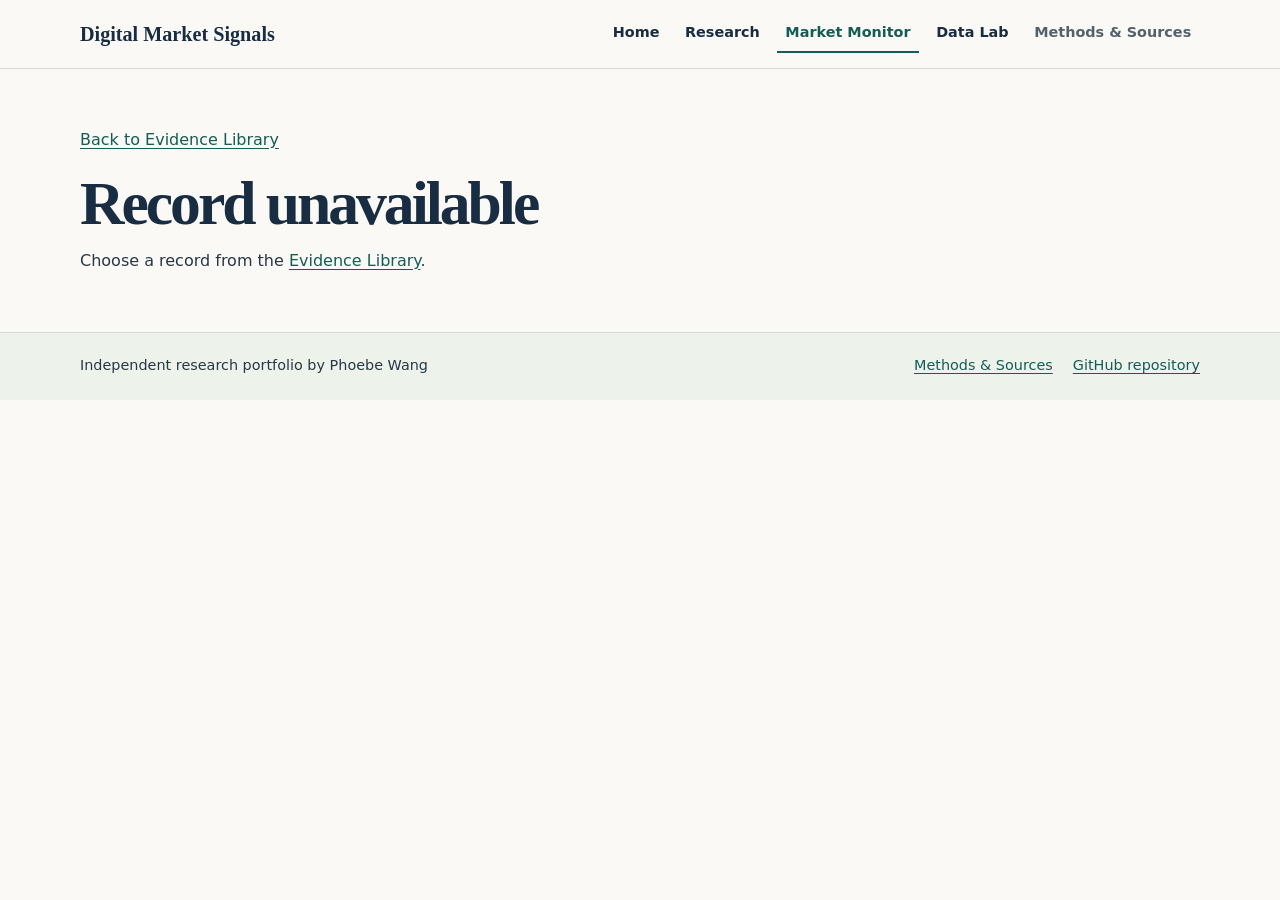
<file: signal.html>
<!doctype html>
<html lang="en">
<head>
  <meta charset="utf-8">
  <meta name="viewport" content="width=device-width, initial-scale=1">
  <meta name="description" content="A source-linked Digital Market Signals research record.">
  <title>Market Signal | Digital Market Signals</title>
  <link rel="stylesheet" href="styles.css?v=6">
  <script defer src="signals-data.js?v=7"></script>
  <script defer src="signals.js?v=6"></script>
  <link rel="stylesheet" href="publication.css?v=2">
  <link rel="stylesheet" href="market-monitor.css?v=2">
</head>
<body class="publication monitor-page">
  <a class="skip" href="#main">Skip to content</a>
  <header class="site-header publication-header">
    <div class="wrap header-inner">
      <a class="wordmark" href="./">Digital Market Signals</a>
      <nav class="site-nav" aria-label="Main navigation">
        <a href="./">Home</a>
        <a href="research.html">Research</a>
        <a href="market-signals.html" aria-current="location">Market Monitor</a>
        <a href="data-explorer.html">Data Lab</a>
        <a href="methodology.html" class="secondary-nav">Methods &amp; Sources</a>
      </nav>
    </div>
  </header>
  <main class="wrap publication-main monitor" id="main" tabindex="-1">
    <p class="back-link"><a href="market-signals.html#evidence-library">Back to Evidence Library</a></p>
    <article class="signal-detail" id="signal-detail">
      <h1>Research record unavailable</h1>
      <p>Individual records require JavaScript. <a href="market-signals.html#original-sources">Browse the original sources</a> in the Evidence Library.</p>
    </article>
  </main>
  <footer class="site-footer publication-footer">
    <div class="wrap footer-inner">
      <p>Independent research portfolio by Phoebe Wang</p>
      <nav aria-label="Footer">
        <a href="methodology.html">Methods &amp; Sources</a>
        <a href="https://github.com/YX-12345/digital-market-signals">GitHub repository</a>
      </nav>
    </div>
  </footer>
</body>
</html>
</file>
<file: styles.css>
:root {
  color-scheme: light;
  --ink: #142c4a;
  --text: #263c56;
  --muted: #4e6277;
  --link: #164f91;
  --line: #d5e0ec;
  --light: #f1f6fc;
  --white: #fff;
}
*, *::before, *::after { box-sizing: border-box; }
[hidden] { display: none !important; }
body { margin: 0; background: var(--white); color: var(--text); font: 1rem/1.65 system-ui, sans-serif; }
h1, h2, h3 { color: var(--ink); line-height: 1.17; margin: 0 0 .65rem; }
h1 { font-size: clamp(2rem, 4.8vw, 3.6rem); letter-spacing: -.045em; text-wrap: balance; }
h2 { font-size: clamp(1.4rem, 2.65vw, 1.9rem); letter-spacing: -.026em; }
h3 { font-size: 1.15rem; }
p { margin: 0 0 .8rem; }
p:last-child { margin-bottom: 0; }
a { color: var(--link); text-underline-offset: .18em; }
a:hover { text-decoration-thickness: .14em; }
:focus-visible { outline: 3px solid #1c67b0; outline-offset: 3px; }
.wrap { width: min(70rem, calc(100% - 2 * clamp(1rem, 4vw, 3rem))); margin-inline: auto; }
.skip { position: absolute; top: .5rem; left: .5rem; z-index: 2; padding: .5rem .75rem; background: var(--white); transform: translateY(-160%); }
.skip:focus { transform: none; }
.site-header { border-bottom: 1px solid var(--line); }
.header-inner, .footer-inner { display: flex; justify-content: space-between; align-items: center; gap: .55rem 1.5rem; }
.header-inner { padding-block: .8rem; flex-wrap: wrap; }
.wordmark { color: var(--ink); font-weight: 790; text-decoration: none; }
.site-nav { display: flex; flex-wrap: wrap; gap: .2rem .5rem; }
.site-nav a { padding: .4rem .55rem; border-radius: .25rem; font-size: .9375rem; font-weight: 650; text-decoration: none; }
.site-nav a[aria-current] { background: var(--light); color: var(--ink); }
.site-nav a:hover { text-decoration: underline; }
.page { padding-block: clamp(2rem, 4.5vw, 3.8rem); min-height: 73vh; }
.hero { padding-bottom: clamp(1.55rem, 3vw, 2.3rem); border-bottom: 2px solid var(--ink); }
.hero h1 { margin-bottom: .4rem; }
.eyebrow { margin-bottom: .55rem; color: var(--link); font-size: .875rem; font-weight: 750; }
.focus { color: var(--ink); font-weight: 720; font-size: clamp(1.06rem, 2.1vw, 1.35rem); margin-bottom: .55rem; }
.lede { max-width: 67ch; color: var(--muted); font-size: clamp(1.08rem, 2vw, 1.24rem); }
.muted, .metadata, figcaption { color: var(--muted); }
.metadata, figcaption, .source-line { font-size: .9rem; }
.page-intro { margin-bottom: 1.65rem; }
.section { padding-block: clamp(1.4rem, 3vw, 2.35rem); }
.section + .section { border-top: 1px solid var(--line); }
.compact > p { max-width: 71ch; }
.takeaways { display: grid; grid-template-columns: repeat(3, minmax(0, 1fr)); gap: 1.3rem; list-style: none; margin: 1rem 0 0; padding: 0; }
.takeaways li { display: flex; flex-direction: column; align-items: flex-start; padding-inline-start: .95rem; border-inline-start: 3px solid #b4ccea; }
.takeaways h3 { line-height: 1.3; margin-bottom: .4rem; }
.takeaways p { margin-bottom: .55rem; }
.takeaways .implication { color: var(--muted); }
.takeaways a { margin-top: auto; font-weight: 650; }
.feature {
  display: grid;
  gap: 1.35rem;
  align-items: start;
  background: var(--light);
  padding: clamp(1.15rem, 3vw, 2rem);
  border-radius: .55rem;
}
.feature h2 { max-width: 28ch; text-wrap: balance; }
.feature p { max-width: 53ch; }
.feature .feature-case { margin-top: .8rem; }
.option-list, .decision-grid { margin: 0; }
.option-list { border-top: 1px solid var(--line); padding-top: 1rem; }
.option-list > div + div { margin-top: .65rem; }
.option-list dt, .decision-grid dt { color: var(--ink); font-weight: 720; }
.option-list dd, .decision-grid dd { margin: .12rem 0 0; }
@media (min-width: 56rem) {
  .feature { grid-template-columns: minmax(0, 1.13fr) minmax(0, 1fr); column-gap: clamp(1.5rem, 4vw, 3rem); }
  .option-list { border-top: 0; padding-top: 0; border-inline-start: 1px solid var(--line); padding-inline-start: clamp(1.5rem, 4vw, 3rem); }
}
.button, button { display: inline-block; width: fit-content; border: 1px solid #9fb8d3; border-radius: .35rem; padding: .5rem .82rem; color: var(--link); background: var(--white); font: inherit; font-weight: 680; text-decoration: none; cursor: pointer; }
.button:hover, button:hover { background: #e8f1fd; }
.button { margin-top: .35rem; }
.button.primary { color: var(--white); background: #164f91; border-color: #164f91; }
.button.primary:hover { background: #0e3b72; }
.cards, .signal-list { display: grid; grid-template-columns: repeat(3, minmax(0, 1fr)); gap: 1rem; margin-block: 1rem; }
.signal-list { grid-template-columns: repeat(2, minmax(0, 1fr)); }
.card, .panel { border: 1px solid var(--line); border-radius: .5rem; padding: clamp(1rem, 2.3vw, 1.45rem); }
.card h2 { font-size: 1.28rem; }
.card .metadata { margin-bottom: .45rem; }
.status { width: fit-content; border-radius: .3rem; background: var(--light); color: #18477a; padding: .15rem .55rem; font-weight: 680; font-size: .9rem; }
.filters { display: grid; grid-template-columns: minmax(0, 1.45fr) repeat(3, minmax(0, 1fr)); gap: .7rem 1rem; align-items: end; background: var(--light); }
.filters label { display: grid; gap: .3rem; font-weight: 650; }
input[type="search"], select { min-width: 0; width: 100%; min-height: 2.75rem; padding: .42rem .55rem; color: var(--ink); border: 1px solid #8fa6bf; border-radius: .3rem; background: var(--white); font: inherit; font-weight: 400; }
.result-count { margin: 1rem 0 .45rem; color: var(--muted); font-weight: 650; }
.prose { max-width: 49rem; }
.prose h1 { text-wrap: pretty; }
.prose h2 { margin-top: 1.7rem; }
.prose li + li, .source-list li + li { margin-top: .5rem; }
.prose li, .source-list li { padding-left: .08rem; }
ol, ul { padding-inline-start: 1.45rem; }
sup { margin-left: .22rem; white-space: nowrap; }
.source-list { overflow-wrap: anywhere; }
.source-list li:target { background: var(--light); }
.back-link { margin-bottom: 1.2rem; }
.definitions dt { font-weight: 750; color: var(--ink); }
.definitions dd { margin: .1rem 0 .8rem; }
.explorer { max-width: 58rem; }
.explorer fieldset { min-width: 0; margin: 1rem 0 .65rem; padding: .55rem .75rem .65rem; border: 1px solid var(--line); border-radius: .25rem; }
.explorer legend { font-weight: 650; }
.country-options { display: flex; flex-wrap: wrap; gap: .3rem 1rem; }
.country-options label { display: flex; align-items: center; gap: .3rem; min-height: 2rem; cursor: pointer; }
input[type="checkbox"] { accent-color: #164f91; width: 1.05rem; height: 1.05rem; }
figure { margin: 0; }
.chart-row, .chart-axis { display: grid; grid-template-columns: minmax(4.75rem, 6.4rem) minmax(0, 1fr) minmax(3.1rem, 4rem); gap: .5rem; align-items: center; }
.chart-row { margin-bottom: .45rem; font-size: .925rem; }
.bar-track { height: 1.15rem; border-left: 1px solid var(--ink); background: repeating-linear-gradient(to right, var(--light) 0, var(--light) calc(25% - 1px), #cbd9e8 calc(25% - 1px), #cbd9e8 25%); }
.bar-fill { height: 100%; background: #2564a7; border-radius: 0 .15rem .15rem 0; }
.chart-value { text-align: right; font-variant-numeric: tabular-nums; }
.chart-ticks { grid-column: 2; display: flex; justify-content: space-between; border-top: 1px solid #9fb2c7; color: var(--muted); font-size: .8rem; }
figcaption { margin-top: .75rem; }
.chart-data { margin-top: 1rem; }
.chart-data summary { cursor: pointer; font-weight: 650; width: fit-content; }
table { border-collapse: collapse; margin-top: .45rem; }
th, td { border-bottom: 1px solid var(--line); padding: .25rem .65rem; text-align: left; }
td { text-align: right; font-variant-numeric: tabular-nums; }
.site-footer { border-top: 1px solid var(--line); background: var(--light); }
.footer-inner { flex-wrap: wrap; padding-block: 1rem; font-size: .9rem; }
.footer-inner p { margin: 0; max-width: 74ch; }
@media (max-width: 53rem) { .filters { grid-template-columns: repeat(2, minmax(0, 1fr)); } }
@media (max-width: 43rem) {
  .takeaways, .cards, .signal-list { grid-template-columns: 1fr; }
  .header-inner { align-items: flex-start; flex-direction: column; }
  .site-nav { margin-left: -.48rem; }
  .site-nav a { padding-inline: .48rem; }
}
@media (max-width: 30rem) { .filters { grid-template-columns: 1fr; } }

.record-dates { margin-bottom: .35rem; }
.record-dates time { white-space: nowrap; }
.source-line { overflow-wrap: anywhere; }
.brief { max-width: 64rem; }
.brief > .page-intro h1 { font-size: clamp(2rem, 3.7vw, 2.7rem); line-height: 1.14; max-width: 40ch; text-wrap: balance; }
.brief > .page-intro .metadata { margin-bottom: .35rem; }
.brief > p, .brief > ul, .brief > ol.findings, .brief-summary > p, .country-case > p, .country-case > ul { max-width: 74ch; }
.brief-summary { background: var(--light); }
.brief-summary h2, .digest .section h2 { margin-top: 0; }
.decision-grid { display: grid; gap: .85rem 1.25rem; margin-top: 1.1rem; }
.decision-grid > div { border-top: 1px solid var(--line); padding-top: .65rem; }
@media (min-width: 50rem) {
  .decision-grid { grid-template-columns: repeat(3, minmax(0, 1fr)); }
}
.country-case { margin-top: 2rem; padding-block: 1.55rem .25rem; border-top: 2px solid var(--ink); scroll-margin-top: 1rem; }
.country-case > h2 { margin-top: 0; max-width: 40ch; text-wrap: balance; }
.country-case > h3 { margin-top: 1.15rem; }
.case-question { color: var(--muted); font-size: 1.1rem; }
.case-links { font-size: .9375rem; }
.table-scroll { overflow-x: auto; border: 1px solid var(--line); border-radius: .4rem; }
.comparison-table { margin: 0; min-width: 43rem; width: 100%; }
.comparison-table th, .comparison-table td {
  text-align: left;
  vertical-align: top;
  padding: .65rem .75rem;
  font-variant-numeric: normal;
  line-height: 1.5;
}
.comparison-table thead { background: var(--light); }
.comparison-table tbody tr:last-child > * { border-bottom: 0; }
.comparison-table tbody th { width: 18%; color: var(--ink); }
.case-table { min-width: 36rem; }
.case-table tbody th { width: 24%; }
.case-table tbody td:last-child { width: 23%; }
.table-hint { display: none; color: var(--muted); font-size: .9rem; }
.infrastructure { padding-top: 0; }
.infrastructure > p { max-width: 75ch; }
.digest .section { padding-block: 1.1rem; }
.digest .section:first-of-type { border-top: 1px solid var(--line); }
@media (max-width: 48rem) {
  .table-hint { display: block; }
}
@media (max-width: 24rem) {
  .chart-row, .chart-axis { grid-template-columns: 4.55rem minmax(0, 1fr) 2.9rem; gap: .35rem; }
  .chart-ticks span:nth-child(2), .chart-ticks span:nth-child(4) { display: none; }
}

.byline { color: var(--ink); font-weight: 650; }
.project-note { font-size: .9rem; }
.action-links { display: flex; flex-wrap: wrap; gap: .5rem; }
.action-links .button { margin-top: 0; }
.tableau-section { padding-top: .5rem; }
.tableau-frame { display: block; width: 100%; border: 1px solid var(--line); border-radius: .4rem; }
.spotlight-table { width: min(100%, 42rem); margin-block: .7rem 1rem; }
.spotlight-table caption { text-align: left; padding-bottom: .3rem; }
.spotlight-table thead { background: var(--light); }
.spotlight-table th, .spotlight-table td { padding: .5rem clamp(.45rem, 1.4vw, .85rem); }
.spotlight-table thead th:not(:first-child) { text-align: right; }
.archive > summary { cursor: pointer; color: var(--link); font-weight: 650; }
.archive[open] > summary { margin-bottom: .75rem; }
</file>
<file: publication.css>
:root {
  --paper: #faf9f5;
  --surface: #fffefa;
  --navy: #182c42;
  --print: #283746;
  --secondary: #52616a;
  --rule: #d5d9d3;
  --teal: #145c55;
  --pale: #edf3eb;
  --serif: Georgia, "Times New Roman", serif;
  --sans: system-ui, -apple-system, BlinkMacSystemFont, sans-serif;
}
.publication { background: var(--paper); color: var(--print); }
.publication h1, .publication h2, .publication h3 { color: var(--navy); font-family: var(--serif); font-weight: 600; }
.publication p, .publication li { overflow-wrap: break-word; }
.publication a, .publication-header a, .publication-footer a { color: var(--teal); }
.publication :focus-visible, .publication-header :focus-visible, .publication-footer :focus-visible { outline: 3px solid #176e66; outline-offset: 4px; }
.publication-header { background: var(--paper); border-color: var(--rule); }
.publication-header .header-inner { min-height: 4.25rem; }
.publication-header .wordmark { font: 700 1.26rem/1.2 var(--serif); color: var(--navy); }
.publication-header .site-nav a { color: var(--navy); font-size: .9rem; border-radius: 0; border-bottom: 2px solid transparent; }
.publication-header .site-nav a[aria-current] { color: var(--teal); background: transparent; border-color: var(--teal); }
.publication-header .site-nav .secondary-nav { color: var(--secondary); }
.publication-footer { border-color: var(--rule); background: var(--pale); }
.publication-footer .footer-inner { align-items: baseline; padding-block: 1.35rem; }
.publication-footer nav { display: flex; flex-wrap: wrap; gap: .35rem 1.25rem; }
.publication-main { padding-block: clamp(2rem, 4.5vw, 4.35rem); }
.publication-main [id] { scroll-margin-top: 1.25rem; }
.publication-main [id]:target { scroll-margin-top: 1.25rem; }
.kicker { color: var(--teal); font: 750 .75rem/1.4 var(--sans); letter-spacing: .105em; text-transform: uppercase; margin: 0 0 .65rem; }
.kicker span { color: var(--secondary); margin-inline: .2rem; }
.publication-main h1 { font-size: clamp(2.35rem, 5.45vw, 4.6rem); line-height: 1.02; letter-spacing: -.049em; margin-bottom: .8rem; }
.publication-main h2 { font-size: clamp(1.65rem, 3vw, 2.45rem); line-height: 1.12; letter-spacing: -.028em; }
.publication-main .subtitle { color: var(--secondary); font-size: clamp(1.05rem, 2vw, 1.35rem); line-height: 1.5; max-width: 45ch; }
.article-meta, .caption { font: 500 .88rem/1.48 var(--sans); color: var(--secondary); }
.article-meta { margin-top: 1.35rem; }
.article-meta span { margin-inline: .2rem; }
.study-hero { display: grid; grid-template-columns: minmax(0, 1fr) minmax(12rem, 16rem); align-items: end; gap: 1.6rem 3rem; }
.study-hero h1 { max-width: 17ch; text-wrap: pretty; }
.study-contents { display: flex; flex-direction: column; gap: .45rem; padding: .35rem 0 .35rem 1.1rem; border-inline-start: 1px solid var(--rule); font-size: .9rem; }
.finding { margin-block: clamp(1.6rem, 3.5vw, 2.65rem) 1.5rem; border-block: 1px solid var(--rule); padding-block: 1.05rem; }
.finding > p:first-child { font: 1.18rem/1.6 var(--sans); max-width: 79ch; }
.evidence-figure { background: var(--surface); border: 1px solid var(--rule); border-top: 3px solid var(--teal); padding: clamp(1rem, 3vw, 2rem); }
.evidence-figure figcaption { margin: 0; }
.evidence-figure h2 { margin-bottom: .4rem; }
.chart-label { color: var(--secondary); font-size: .95rem; }
.bar-axis, .evidence-bars li { display: grid; grid-template-columns: minmax(5.4rem, 9rem) minmax(0, 1fr) 3.65rem; align-items: center; gap: clamp(.45rem, 1.5vw, 1rem); }
.bar-axis { margin-top: 1.25rem; color: var(--secondary); font-size: .78rem; font-variant-numeric: tabular-nums; }
.bar-axis div { display: flex; justify-content: space-between; }
.evidence-bars { list-style: none; padding: 0; margin: .25rem 0 1.15rem; }
.evidence-bars li { padding: .3rem 0; line-height: 1.45; }
.bar-name { font-weight: 650; }
.evidence-bars strong { text-align: end; font-variant-numeric: tabular-nums; color: var(--navy); }
.bar-track-main { display: block; height: 1.1rem; background: repeating-linear-gradient(90deg, #ecf0ea 0, #ecf0ea calc(25% - 1px), #cdd8cf calc(25% - 1px), #cdd8cf 25%); }
.bar-track-main > span { display: block; height: 100%; width: var(--threshold); background: var(--teal); }
.chart-note { border-top: 1px solid var(--rule); padding-top: .8rem; }
.research-copy { max-width: 78ch; margin-block: clamp(2.15rem, 5vw, 4rem); }
.research-copy p:not(.kicker) { line-height: 1.72; }
.source-ref { margin-inline-start: .15rem; font-size: .875rem; white-space: nowrap; }
.scenario-section { padding: clamp(1rem, 3.5vw, 2.4rem); border: 1px solid #cbd8cd; background: var(--pale); }
.section-head > p:last-child { max-width: 68ch; margin-bottom: 1.35rem; }
.scenario-fallback { border-top: 1px solid var(--rule); padding-top: .75rem; }
.scenario-layout { display: grid; grid-template-columns: minmax(12rem, .8fr) minmax(0, 1.7fr); gap: clamp(1.3rem, 4vw, 2.6rem); }
.scenario-controls { min-width: 0; }
.scenario-controls label { display: block; font-size: .92rem; font-weight: 720; margin-block: .7rem .24rem; }
.scenario-controls label:first-child { margin-top: 0; }
.scenario-controls select, .scenario-controls input[type=number] { width: 100%; border: 1px solid #758b83; border-radius: .2rem; background: var(--surface); color: var(--navy); padding: .55rem .65rem; min-height: 2.75rem; font: inherit; }
.scenario-controls input[type=range] { width: 100%; height: 1.85rem; margin: .55rem 0 .35rem; accent-color: var(--teal); cursor: pointer; }
.input-error { color: #8b2f1c; font-size: .875rem; }
.scenario-results { min-width: 0; }
.scenario-totals { margin: 0; display: grid; grid-template-columns: repeat(3, minmax(0,1fr)); gap: .65rem; border-block: 1px solid #bacac0; padding: .75rem 0; }
.scenario-totals dt { color: var(--secondary); font: 700 .8rem/1.3 var(--sans); }
.scenario-totals dd { font: 800 clamp(.98rem, 2vw, 1.24rem)/1.3 var(--sans); margin: .25rem 0 0; color: var(--navy); font-variant-numeric: tabular-nums; overflow-wrap: anywhere; }
.cost-chart { margin: .65rem 0 .85rem; }
.cost-chart svg { width: 100%; max-height: 18rem; display: block; overflow: visible; }
.plot-grid path { fill: none; stroke: #c8d3ca; stroke-width: 1; }
.plot-grid path.plot-axis { stroke: #70837b; }
.cost-chart text { fill: var(--secondary); font: 12px var(--sans); }
.plot-demand, .plot-reserved, .plot-usage { stroke-width: 2.6; }
.plot-demand { stroke: var(--teal); }
.plot-reserved { stroke: var(--navy); stroke-dasharray: 8 5; }
.plot-usage { stroke: #7d6a4b; stroke-dasharray: 2 4; stroke-width: 1.6; }
.usage-point { fill: #7d6a4b; }
.crossing-point { fill: var(--surface); stroke: var(--navy); stroke-width: 2; }
.cost-chart text.cross-label { fill: var(--navy); font-weight: 700; paint-order: stroke; stroke: var(--pale); stroke-width: 4; stroke-linejoin: round; }
.plot-key { display: flex; gap: .3rem 1rem; flex-wrap: wrap; margin: 0; }
.plot-key span { display: inline-flex; align-items: center; gap: .35rem; font-size: .8rem; }
.plot-key i { width: 1rem; border-top: 3px solid var(--teal); }
.plot-key span:nth-child(2) i { border-top: 3px dashed var(--navy); }
.plot-key span:nth-child(3) i { border-top: 3px dotted #7d6a4b; }
.scenario-result { border-top: 1px solid #bacac0; padding-top: .7rem; font-size: .9rem; font-weight: 650; }
.access-flow { display: flex; flex-wrap: wrap; gap: .35rem 1.35rem; border-block: 1px solid var(--rule); padding: .8rem 0 .8rem 1.3rem; color: var(--teal); font-size: .9rem; font-weight: 700; }
.access-flow li { margin-right: .4rem; }
.evidence-matrix, .formula-list { margin: 1rem 0; border-top: 1px solid var(--rule); }
.evidence-matrix > div, .formula-list > div { display: grid; grid-template-columns: minmax(8rem, 11rem) minmax(0,1fr); gap: .4rem 1rem; padding: .65rem 0; border-bottom: 1px solid var(--rule); }
.evidence-matrix dt, .formula-list dt { color: var(--navy); font-weight: 720; }
.evidence-matrix dd, .formula-list dd { margin: 0; }
.publication-details { border-block: 1px solid var(--rule); padding: .75rem 0; margin: 1.25rem 0; }
.publication-details summary { cursor: pointer; color: var(--teal); font-weight: 720; }
.publication-details .table-scroll { margin-top: .65rem; }
.rate-table { min-width: 35rem; width: 100%; margin: 0; background: var(--surface); font-size: .87rem; white-space: nowrap; }
.rate-table caption { padding: .45rem .65rem; text-align: left; color: var(--secondary); }
.rate-table thead th { background: var(--pale); text-align: right; }
.rate-table thead th:first-child { text-align: left; }
.rate-table small { display: block; font-weight: 500; color: var(--secondary); }
.publication-sources { margin-block: .65rem 1.1rem; }
.publication-sources li { padding: .25rem 0; }
.publication-sources a { font-weight: 650; }
.publication-sources span { display: block; color: var(--secondary); font-size: .9rem; }
.related-article { border-top: 1px solid var(--rule); padding-top: .85rem; }
.home-lead { display: grid; grid-template-columns: minmax(0,1fr) minmax(0,1.04fr); align-items: start; gap: clamp(1.25rem, 4vw, 4rem); }
.home-lead > div:first-child { align-self: center; }
.home-lead h1 { max-width: 11ch; }
.home-feature { padding: clamp(1.1rem, 3vw, 2rem); background: var(--pale); border-top: 3px solid var(--teal); }
.range-graphic { margin-top: 1rem; }
.range-graphic > div { height: .65rem; position: relative; background: #d7e2d8; }
.range-graphic > div span { position: absolute; height: 100%; inset-inline-start: 50.5%; width: 35.9%; background: var(--teal); }
.range-graphic p { display: flex; justify-content: space-between; color: var(--secondary); font-size: .76rem; margin: .2rem 0 .6rem; }
.publication a.publication-button { display: inline-block; margin-top: .6rem; padding: .55rem .85rem; background: var(--teal); color: white; font-weight: 700; text-decoration: none; }
.publication a.publication-button:hover { background: #10483f; }
.home-monitor, .home-products { border-top: 1px solid var(--rule); margin-top: clamp(1.65rem,4vw,3rem); padding-top: 1.25rem; }
.home-section-heading { display: flex; justify-content: space-between; gap: .5rem 1rem; align-items: baseline; flex-wrap: wrap; }
.preview-stories, .home-products { display: grid; grid-template-columns: repeat(3,minmax(0,1fr)); gap: .75rem 1.5rem; }
.preview-stories { list-style: none; padding: 0; }
.preview-stories li { border-top: 1px solid var(--rule); padding-top: .8rem; }
.preview-stories h3 { font-size: 1.25rem; }
.home-products { grid-template-columns: repeat(2,minmax(0,1fr)); }
.sr-only { position: absolute; width: 1px; height: 1px; padding: 0; margin: -1px; overflow: hidden; clip-path: inset(50%); white-space: nowrap; border: 0; }
@media (max-width: 48rem) {
  .study-hero, .scenario-layout, .home-lead { grid-template-columns: minmax(0,1fr); }
  .study-contents { flex-direction: row; flex-wrap: wrap; gap: .35rem .9rem; border-inline-start: 0; border-top: 1px solid var(--rule); padding: .65rem 0 0; }
  .home-lead h1 { max-width: none; }
}
@media (max-width: 35rem) {
  .publication-header .site-nav { gap: .15rem .35rem; }
  .publication-header .site-nav a { font-size: .85rem; }
  .publication-main h1 { text-wrap: initial; }
  .bar-axis, .evidence-bars li { grid-template-columns: minmax(4.25rem,5.2rem) minmax(0,1fr) 3.05rem; }
  .evidence-bars li { font-size: .84rem; }
  .bar-axis { font-size: .68rem; }
  .bar-axis div span:nth-child(2), .bar-axis div span:nth-child(4) { display: none; }
  .preview-stories, .home-products, .evidence-matrix > div, .formula-list > div { grid-template-columns: minmax(0,1fr); }
}
</file>
<file: data-lab.css>
.data-lab-intro { max-width: 52rem; }
.data-lab-intro h1 { max-width: 22ch; font-size: clamp(2.35rem, 4.9vw, 4.35rem); }
.data-lab-intro .subtitle { max-width: 53ch; }
.data-lab-intro > p:not(.subtitle) { max-width: 64ch; }
.lab-section { border-top: 1px solid var(--rule); margin-block-start: clamp(2rem, 4vw, 3rem); padding-block-start: clamp(1.15rem, 2.5vw, 1.75rem); }
.lab-split, .lab-methods { display: grid; grid-template-columns: minmax(0, 1.05fr) minmax(0, 1fr); gap: 1rem clamp(1.5rem, 4vw, 3.25rem); align-items: start; }
.lab-second-finding { margin-top: 1.8rem; padding-top: 1.6rem; border-top: 1px solid var(--rule); }
.lab-copy { max-width: 72ch; }
.lab-copy > p { overflow-wrap: break-word; }
.lab-table { width: 100%; margin: .2rem 0 0; border-collapse: collapse; background: var(--surface); font-variant-numeric: tabular-nums; }
.lab-table caption { text-align: left; color: var(--teal); font-weight: 700; margin-bottom: .4rem; }
.lab-table th, .lab-table td { border-block-end: 1px solid var(--rule); padding: .42rem .65rem; text-align: left; }
.lab-table thead { background: var(--pale); font-size: .875rem; }
.lab-table td, .lab-table thead th:not(:first-child) { text-align: right; }
.access-scatter { margin: 0; border-top: 3px solid var(--teal); padding: .5rem .25rem .6rem; background: var(--surface); }
.access-scatter img { display: block; width: 100%; height: auto; }
.access-scatter figcaption { padding-inline: .8rem; }
.tableau-actions { display: flex; align-items: center; flex-wrap: wrap; gap: .5rem 1rem; }
.tableau-actions .tableau-link { display: inline-block; padding: .47rem .75rem; border: 1px solid currentColor; border-radius: .25rem; font-weight: 700; }
.tableau-phone-note { display: none; max-width: 70ch; }
.tableau-section .tableau-frame { margin-block-start: 1rem; border-color: var(--rule); background: var(--surface); }
.lab-methods h3, .lab-downloads h3, .lab-verification h3 { margin-bottom: .55rem; font-size: 1.25rem; }
.lab-verification { margin-block-start: 1.3rem; }
.lab-definitions { margin: 0; }
.lab-definitions dt { color: var(--navy); font-weight: 720; }
.lab-definitions dd { margin: .18rem 0 .75rem; }
.lab-downloads { margin-top: 1.1rem; padding: 1rem; border-top: 1px solid var(--rule); background: var(--pale); }
.lab-downloads ul { display: grid; grid-template-columns: repeat(2, minmax(0, 1fr)); gap: .35rem 1.5rem; margin-bottom: 0; }
.lab-downloads li + li { margin-top: 0; }
.data-lab .archive { padding-block: .75rem; }
@media (max-width: 46rem) {
  .lab-split, .lab-methods, .lab-downloads ul { grid-template-columns: minmax(0, 1fr); }
  .data-lab { padding-block-start: 1.45rem; }
  .lab-second-finding { margin-top: 1.4rem; }
}
@media (max-width: 35rem) {
  .tableau-phone-note { display: block; }
  .tableau-section .tableau-frame { width: calc(100% + 1.25rem); margin-inline: -.625rem; }
}
</file>
<file: market-monitor.css>
.monitor-intro { max-width: 56rem; }
.monitor-intro h1 { max-width: 24ch; font-size: clamp(2.3rem, 4.6vw, 4.05rem); }
.monitor-intro .subtitle { max-width: 56ch; }
.monitor-intro .publication-button { margin-top: .15rem; }

.monitor-section { border-top: 1px solid var(--rule); margin-top: clamp(2.05rem, 5vw, 4rem); padding-top: 1.35rem; }
.monitor-intro + .monitor-section { margin-top: clamp(1.7rem, 3.5vw, 2.8rem); }
.monitor-section-head { margin-bottom: 1.2rem; }
.monitor-section-head > p { color: var(--secondary); max-width: 72ch; }
.monitor-grid { display: grid; grid-template-columns: repeat(3, minmax(0, 1fr)); gap: clamp(1rem, 2.3vw, 1.65rem); }
.featured-update { background: var(--surface); border-top: 3px solid var(--teal); padding: clamp(1rem, 2.15vw, 1.55rem); }
.monitor-grid h3 { font-size: clamp(1.28rem, 2.05vw, 1.7rem); line-height: 1.16; }
.featured-update h3 a { color: var(--navy); text-decoration-color: #a4b8ad; text-underline-offset: .18em; }
.featured-update h3 a:hover { color: var(--teal); text-decoration-color: currentColor; }
.featured-update p:last-child, .tracking-question :last-child { margin-bottom: 0; }
.update-meta { margin: .7rem 0; padding-block: .55rem; border-block: 1px solid var(--rule); }
.tracking-question { border-left: 2px solid var(--rule); padding-inline-start: 1rem; }
.tracking-links { display: flex; flex-wrap: wrap; gap: .3rem .9rem; margin: 0; padding: 0; list-style: none; font-size: .9rem; }
.tracking-links a { text-underline-offset: .14em; }
.tracking-grid { grid-template-columns: repeat(2, minmax(0, 1fr)); }
.cloud-comparison { grid-column: 1 / -1; }
.cloud-cases { display: grid; grid-template-columns: repeat(3, minmax(0, 1fr)); gap: .85rem 1.25rem; margin: .95rem 0 0; }
.cloud-cases > div { border-top: 1px solid var(--rule); padding-top: .65rem; }
.cloud-cases dt { font-weight: 730; }
.cloud-cases dd { margin: .25rem 0 0; }

.monitor .monitor-filters { grid-template-columns: minmax(0, 1.35fr) repeat(3, minmax(0, 1fr)) minmax(15rem, 1.45fr); background: var(--pale); border: 1px solid var(--rule); }
.monitor-filters label { font-size: .9rem; }
.monitor-filters select, .monitor-filters input { width: 100%; min-width: 0; background: var(--surface); color: var(--navy); }
.monitor-filters button { justify-self: start; }
.monitor-fallback { padding-block: 1rem; }
.monitor .result-count { color: var(--secondary); }
.monitor .signal-list { grid-template-columns: 1fr; gap: 0; }
.library-record { min-width: 0; border-top: 1px solid var(--rule); padding: 1.2rem 0; }
.library-record h3 { font-size: clamp(1.26rem, 2.5vw, 1.7rem); line-height: 1.22; margin-bottom: .45rem; }
.library-record .record-context, .signal-detail .record-context { color: var(--secondary); font-size: .9rem; margin-bottom: .45rem; }
.library-record > p { max-width: 76ch; }
.record-context strong { color: var(--teal); }
.record-dates { display: flex; flex-wrap: wrap; column-gap: 1.15rem; row-gap: .22rem; }
.record-dates span { white-space: normal; }

.monitor .signal-detail { max-width: 54rem; }
.monitor .signal-detail h1 { font-size: clamp(2.25rem, 5vw, 3.85rem); max-width: 23ch; }
.signal-detail .lede { font-size: clamp(1.1rem, 2.1vw, 1.3rem); }
.evidence-facts { background: var(--pale); border-block: 1px solid var(--rule); display: grid; grid-template-columns: repeat(auto-fit, minmax(9rem, 1fr)); gap: .8rem 1rem; margin: 1.35rem 0; padding: 1rem; }
.evidence-facts dt { color: var(--secondary); font-size: .875rem; }
.evidence-facts dd { margin: .14rem 0 0; font-weight: 690; }
.milestone-section { margin-block: 1.6rem; }
.milestone-section h2 { font-size: clamp(1.38rem, 2.4vw, 1.9rem); margin-bottom: .5rem; }
.milestone-section .source-list li + li { margin-top: .65rem; }
.milestone-section time { font-variant-numeric: tabular-nums; }
.source-annotation { display: block; color: var(--secondary); font-size: .875rem; }
.monitor-end { margin-top: 2rem; }

@media (max-width: 60rem) {
  .monitor .monitor-filters { grid-template-columns: repeat(2, minmax(0, 1fr)); }
  .monitor .monitor-filters .search { grid-column: 1 / -1; }
}
@media (max-width: 48rem) {
  .monitor-grid, .cloud-cases { grid-template-columns: 1fr; }
  .tracking-question { padding-block: .3rem; }
}
@media (max-width: 35rem) {
  .monitor-page .publication-header .header-inner { gap: .3rem; padding-block: .6rem .35rem; }
  .monitor-page .publication-header .site-nav { gap: 0 .2rem; }
  .monitor-page .publication-header .site-nav a { padding-block: .34rem; }
  .monitor-page .publication-main { padding-top: 1.35rem; }
  .monitor-intro + .monitor-section { margin-top: 1.4rem; padding-top: 1rem; }
}
@media (max-width: 30rem) {
  .monitor .monitor-filters .library-sort { grid-column: 1 / -1; }
  .evidence-facts { grid-template-columns: 1fr 1fr; gap: .75rem; }
}
</file>
